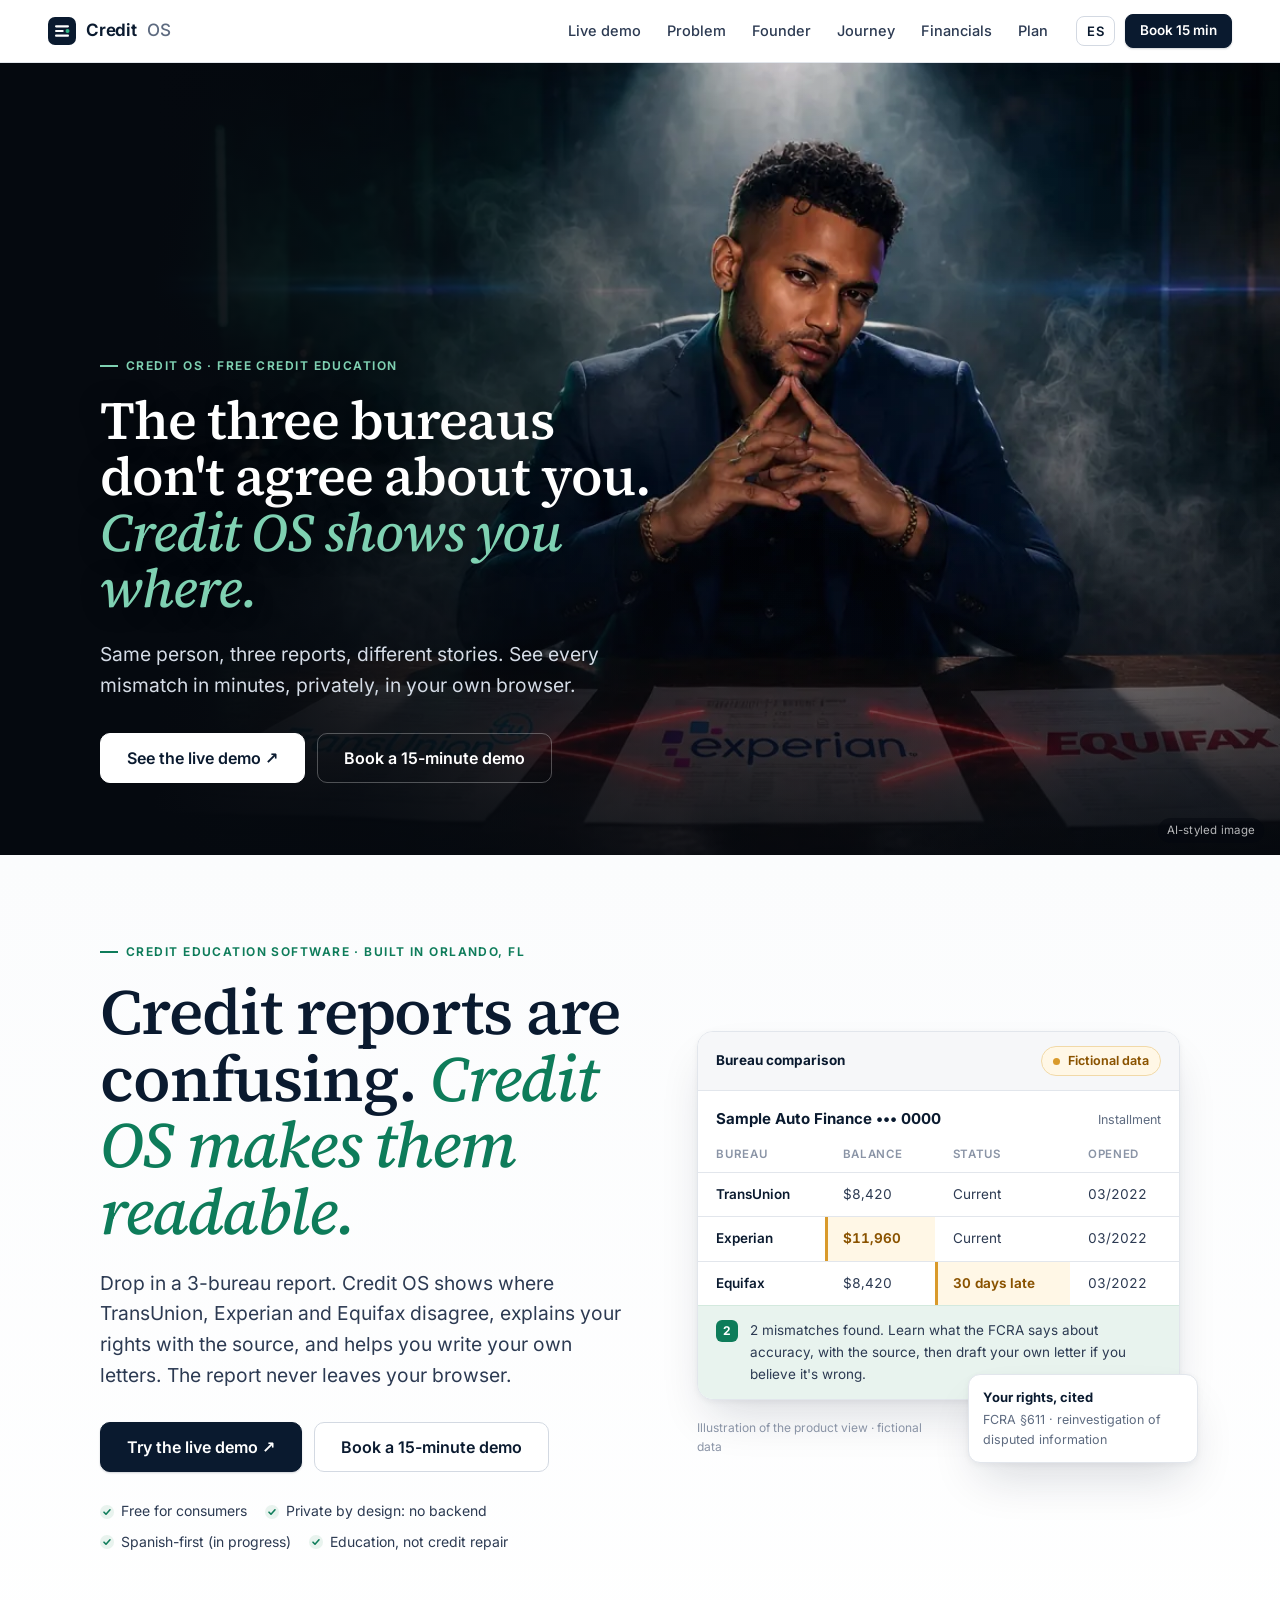
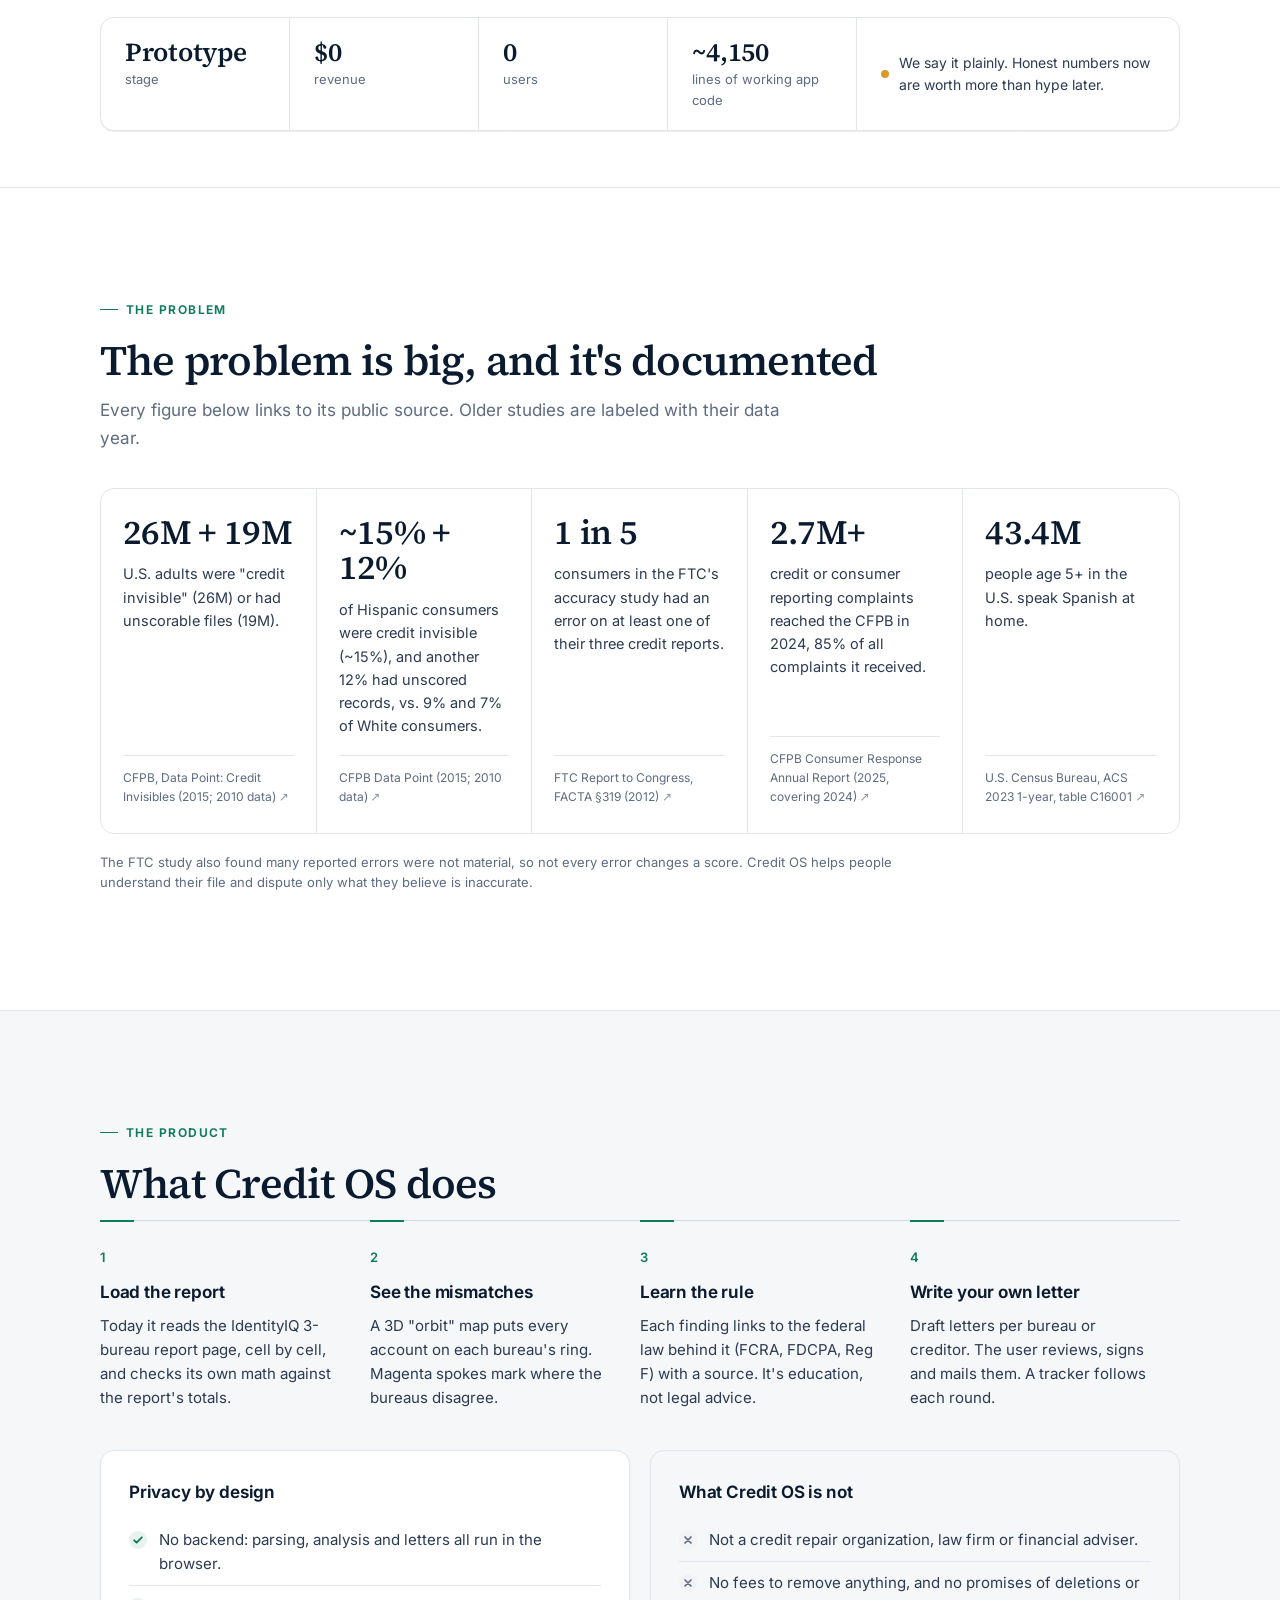
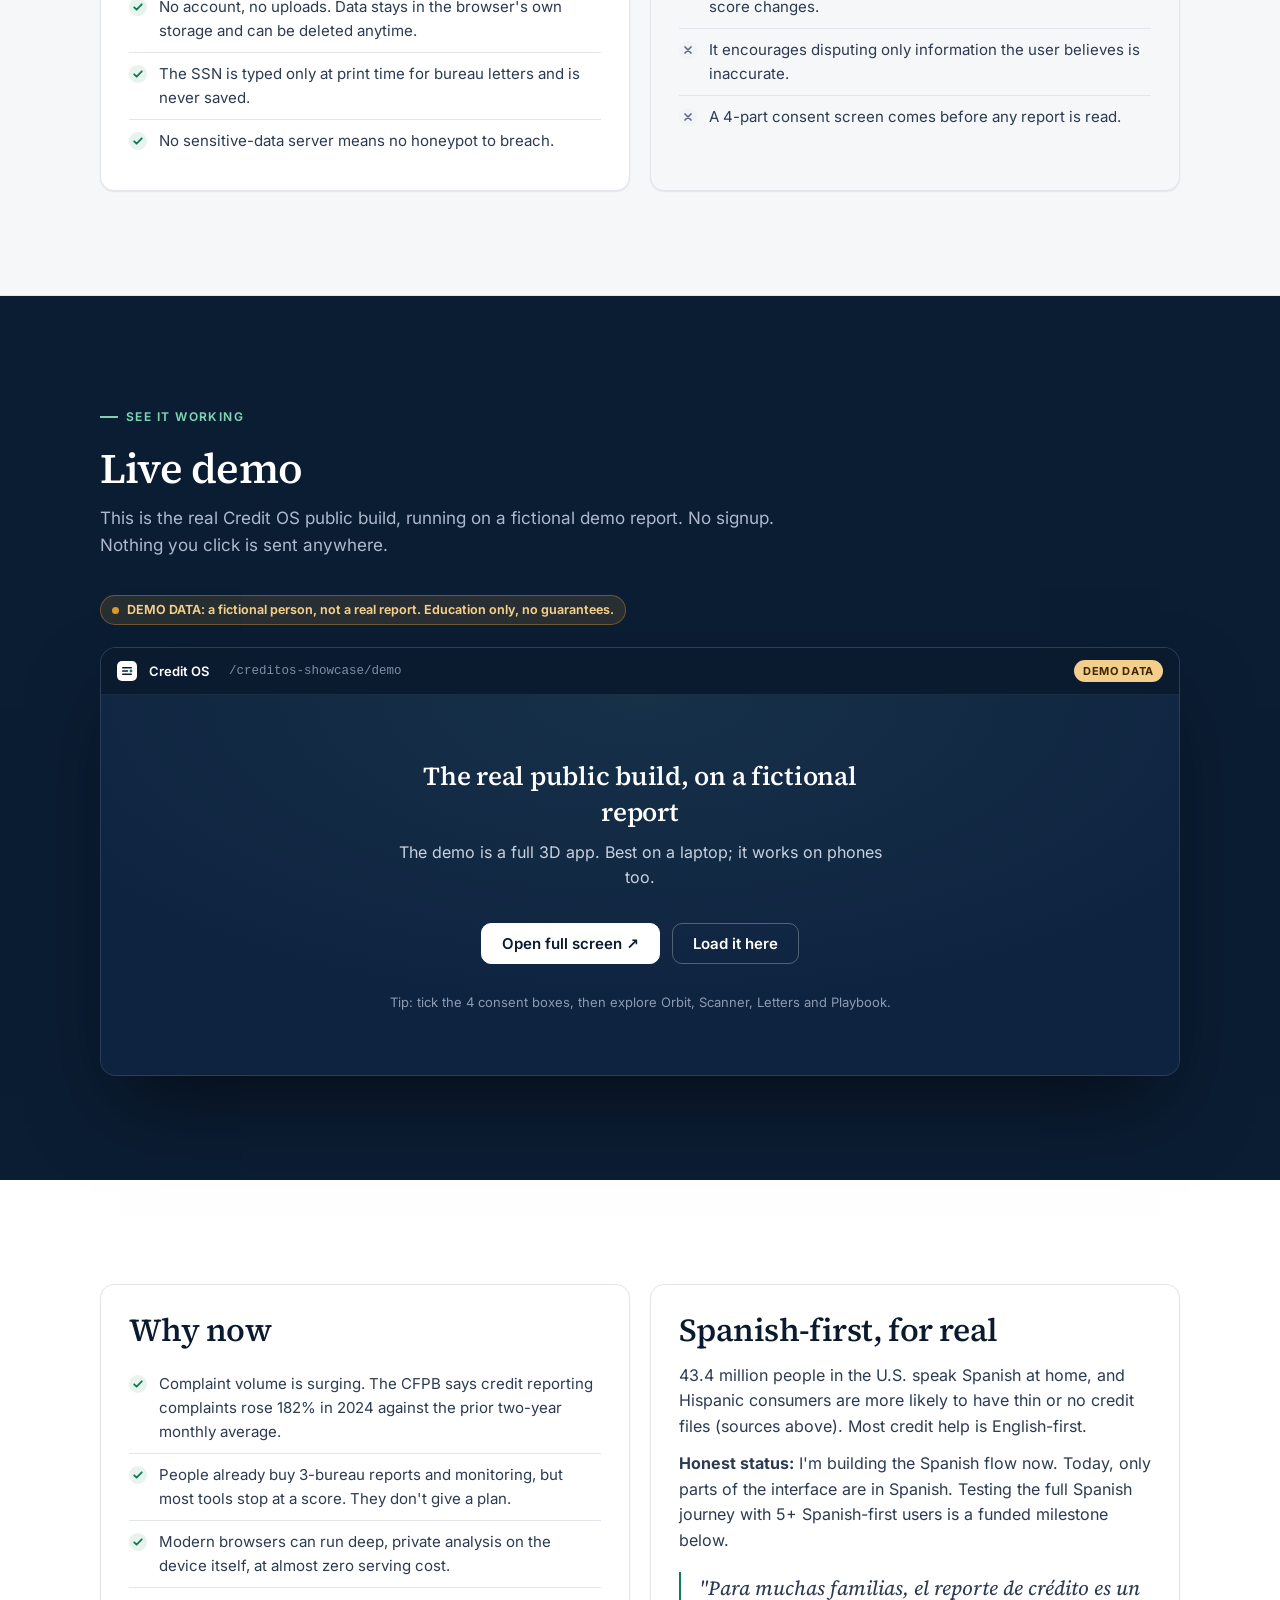
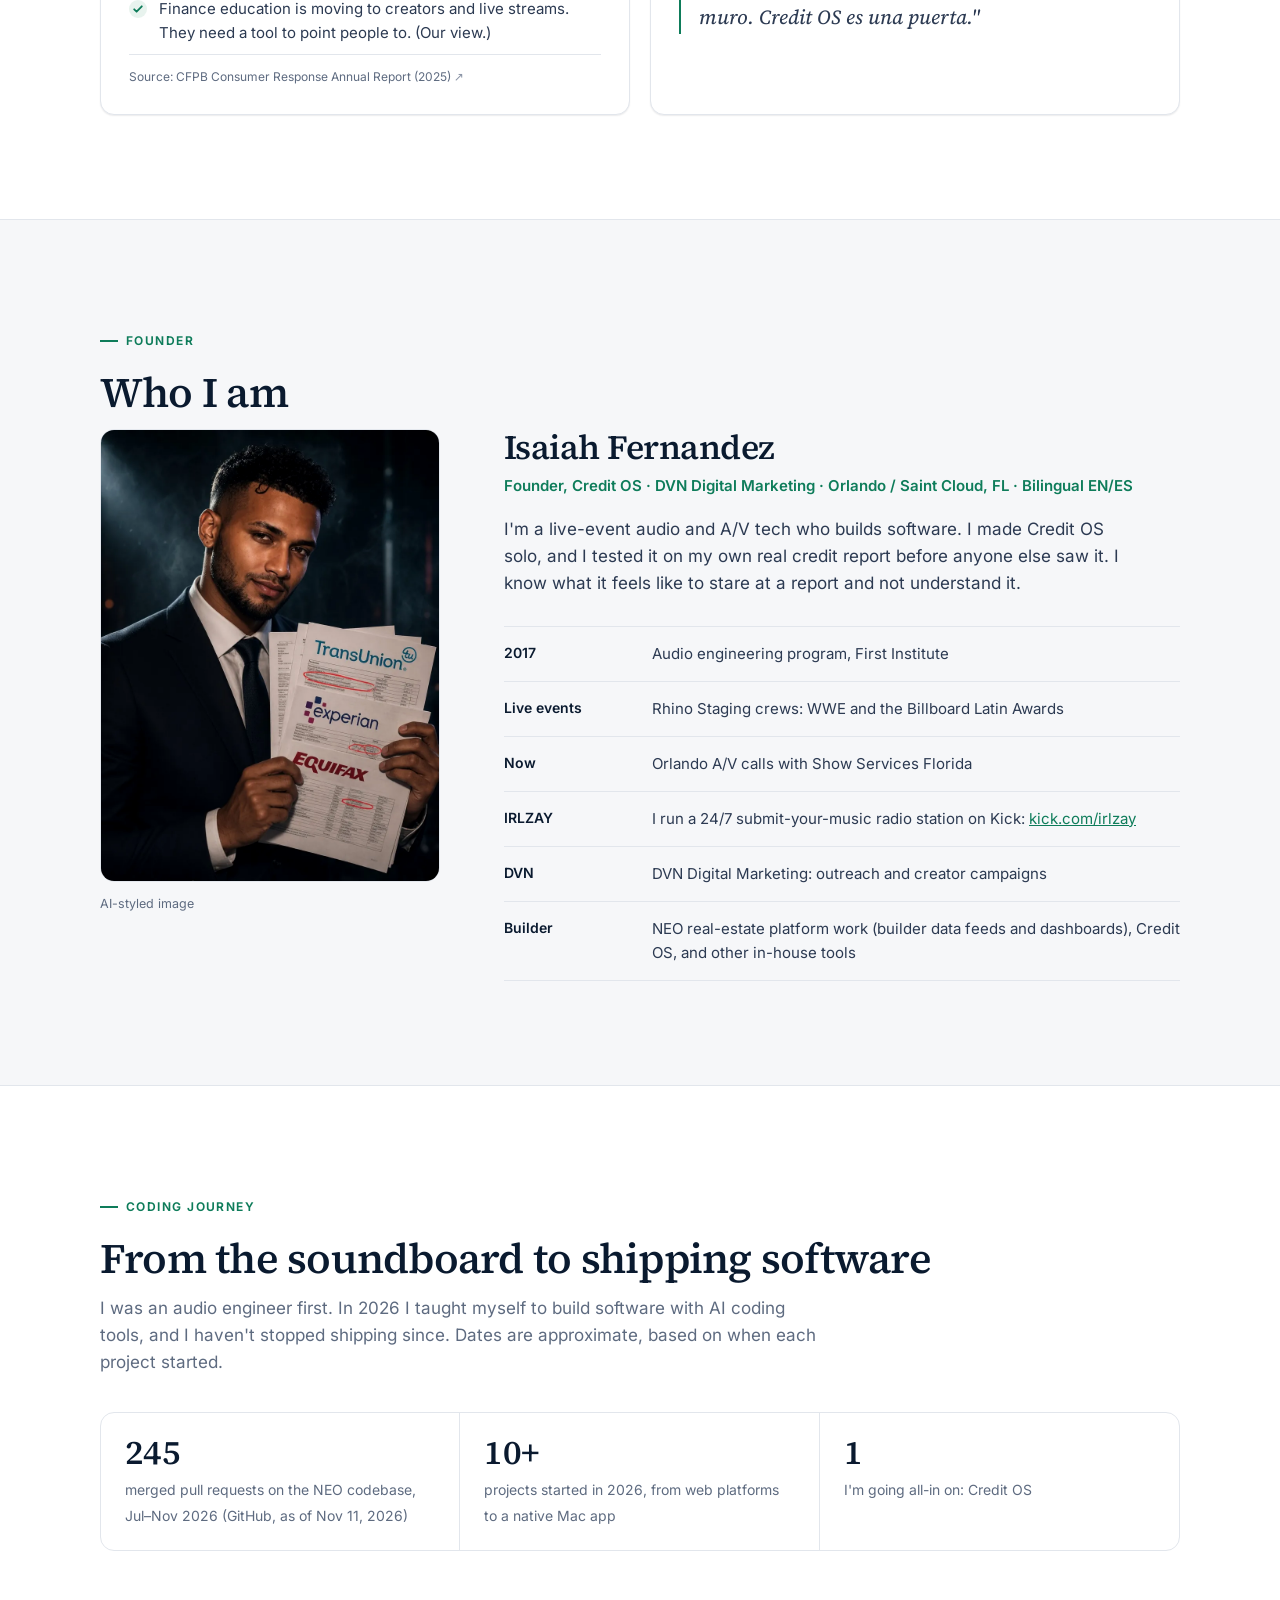
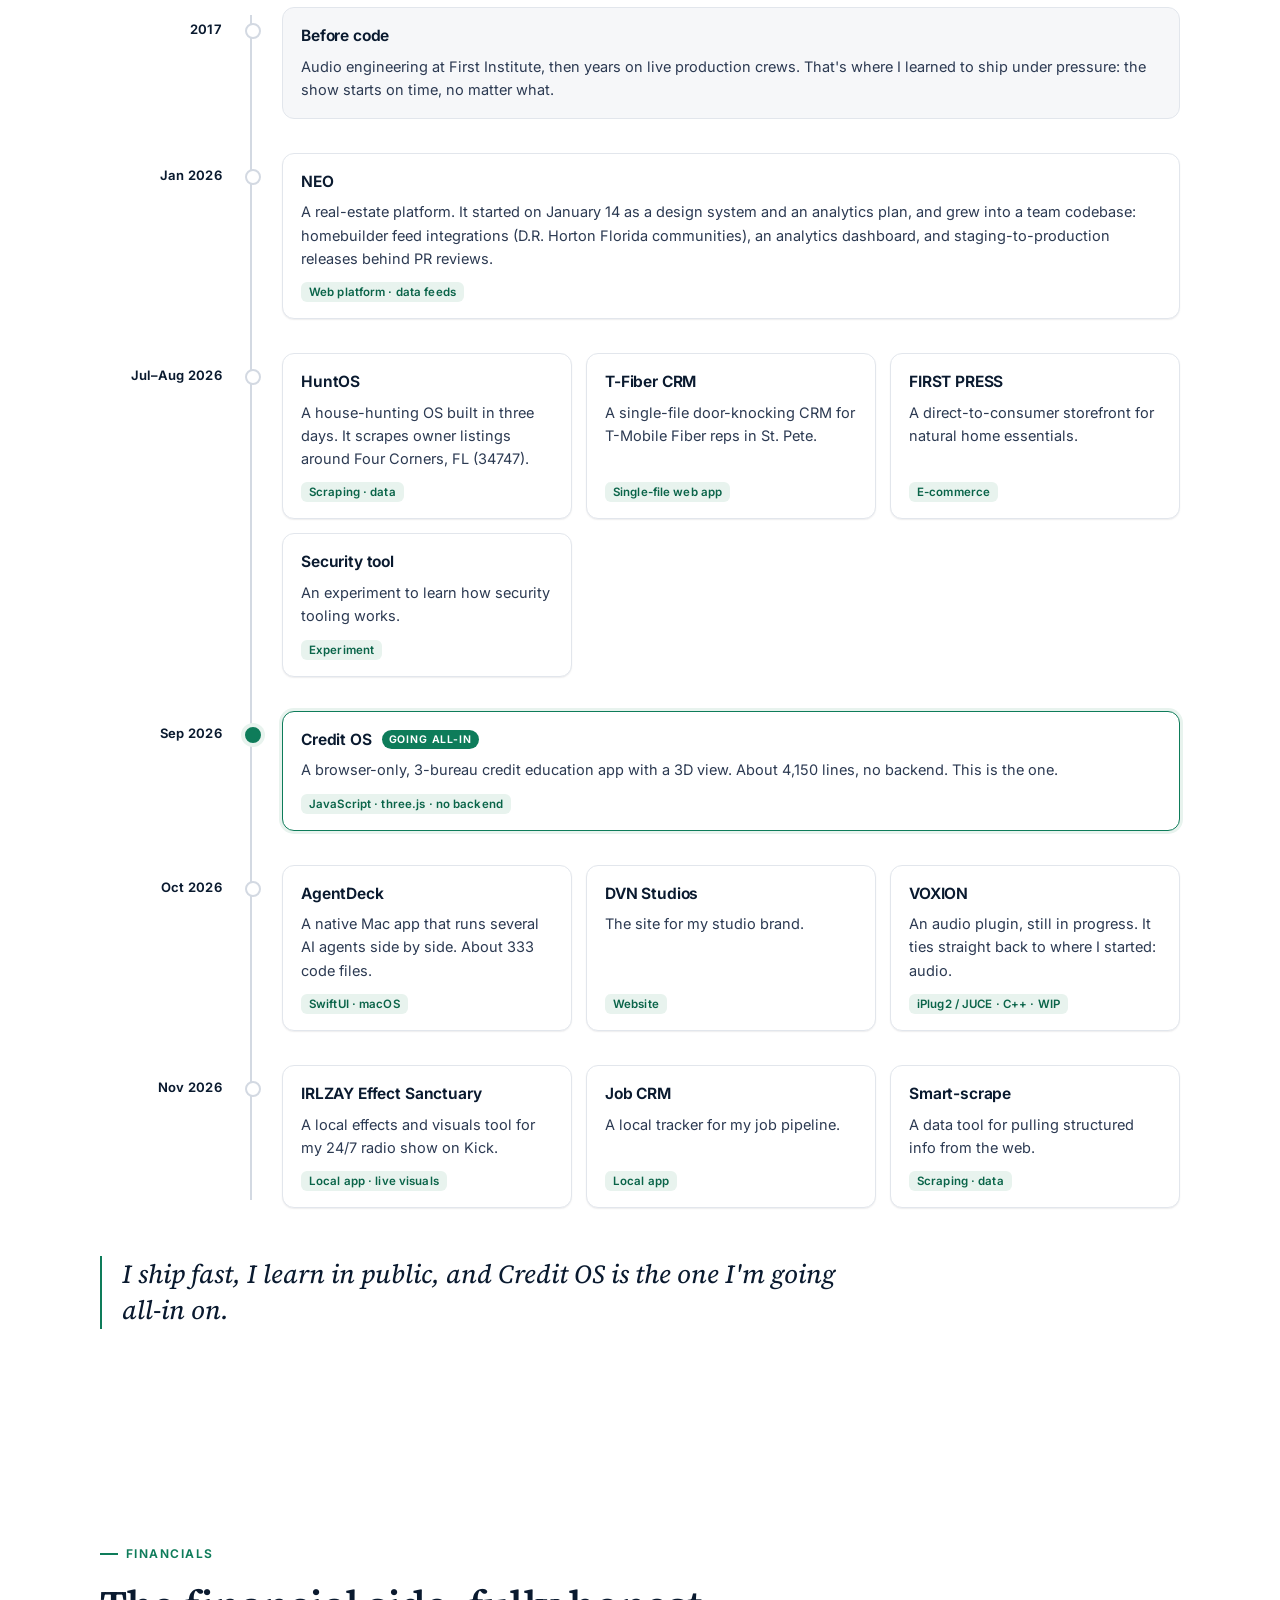
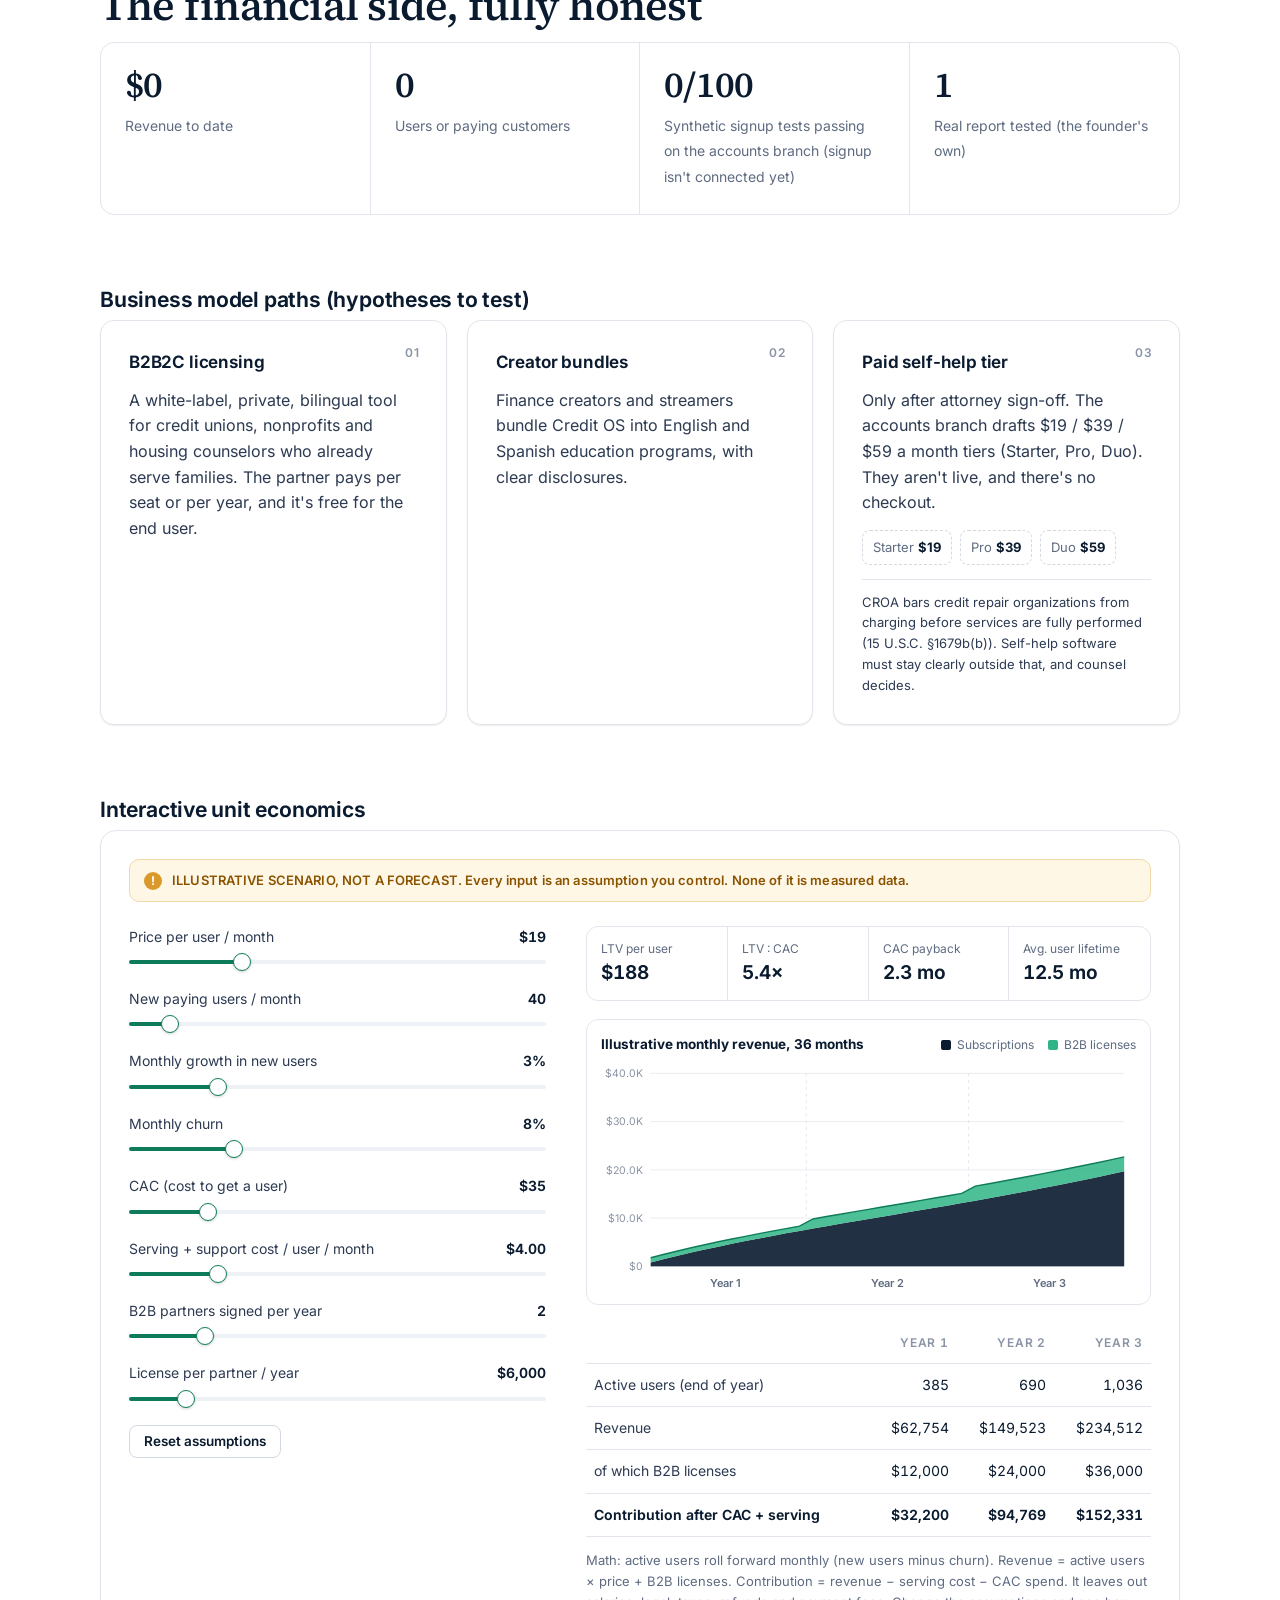
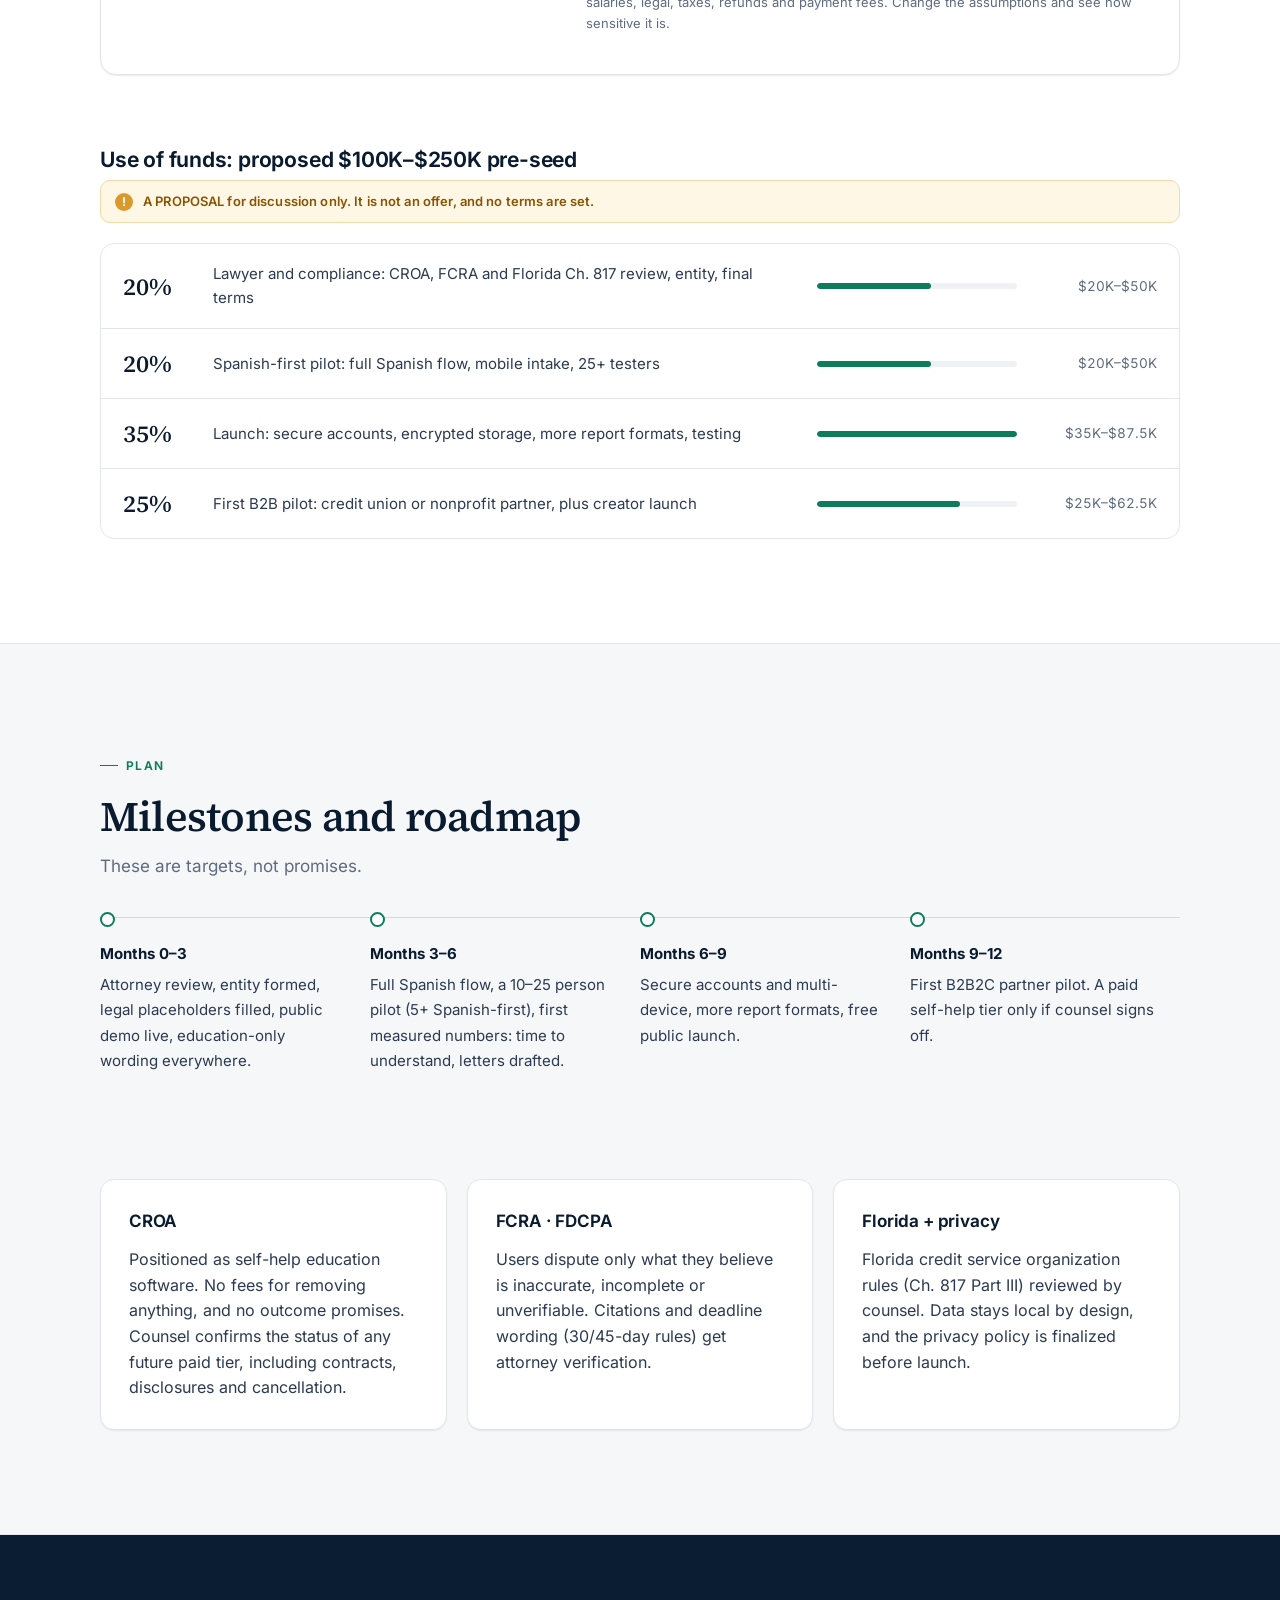
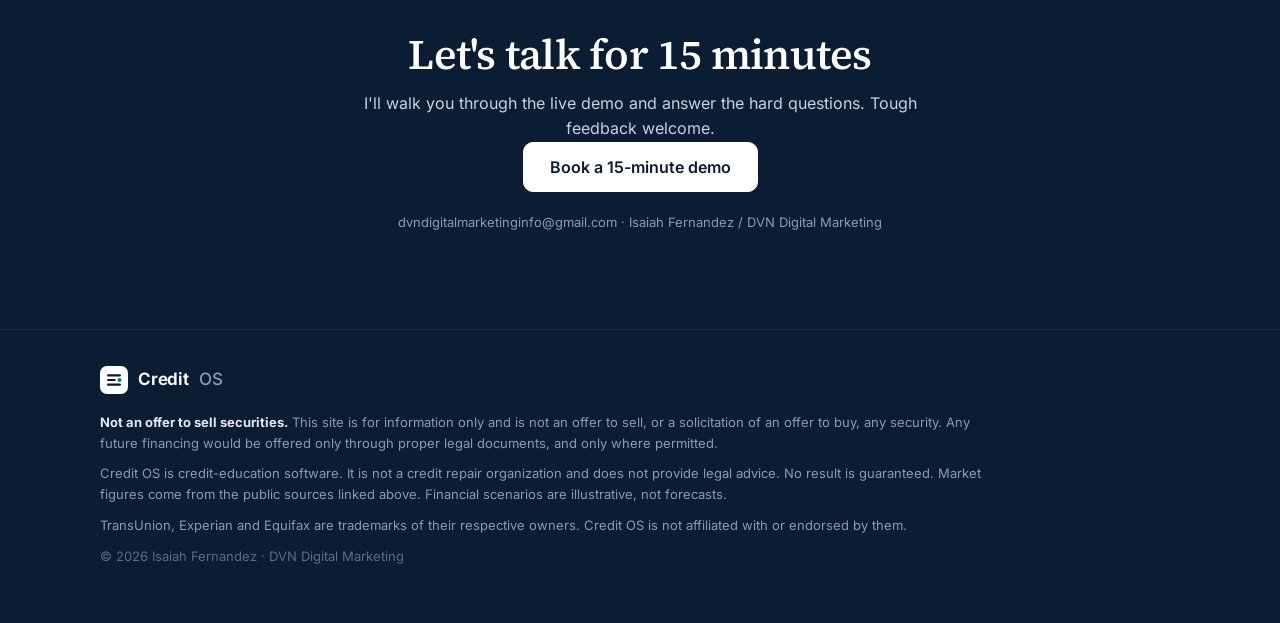
<file: index.html>
<!DOCTYPE html>
<html lang="en">
<head>
<meta charset="UTF-8">
<meta name="viewport" content="width=device-width, initial-scale=1">
<title>Credit OS · Investor overview · Isaiah Fernandez</title>
<meta name="description" content="Credit OS is free, private, bilingual-first credit-education software built in Orlando, FL. Live demo, founder story, and an honest look at the numbers.">
<meta property="og:title" content="Credit OS · Investor showcase">
<meta property="og:description" content="Free, private credit-education software. Live demo on fictional data. Honest stage: prototype, $0 revenue.">
<meta property="og:image" content="assets/img/og.jpg">
<link rel="icon" href="assets/img/mark.svg" type="image/svg+xml">
<link rel="preload" href="assets/fonts/inter.woff2" as="font" type="font/woff2" crossorigin>
<link rel="preload" href="assets/fonts/serif.woff2" as="font" type="font/woff2" crossorigin>
<meta name="theme-color" content="#0B1D33">
<link rel="stylesheet" href="assets/site.css">
</head>
<body>
<svg width="0" height="0" style="position:absolute" aria-hidden="true"><symbol id="mark" viewBox="0 0 32 32"><rect width="32" height="32" rx="8" fill="#0A1A2F"/><rect x="8" y="9.5" width="16" height="2.4" rx="1.2" fill="#fff"/><rect x="8" y="14.8" width="10" height="2.4" rx="1.2" fill="#fff"/><circle cx="22.3" cy="16" r="2.3" fill="#2FB585"/><rect x="8" y="20.1" width="16" height="2.4" rx="1.2" fill="#fff"/></symbol><symbol id="mark-w" viewBox="0 0 32 32"><rect width="32" height="32" rx="8" fill="#fff"/><rect x="8" y="9.5" width="16" height="2.4" rx="1.2" fill="#0A1A2F"/><rect x="8" y="14.8" width="10" height="2.4" rx="1.2" fill="#0A1A2F"/><circle cx="22.3" cy="16" r="2.3" fill="#0E7C5A"/><rect x="8" y="20.1" width="16" height="2.4" rx="1.2" fill="#0A1A2F"/></symbol></svg>
<header class="nav" id="top">
  <a class="logo" href="#top" aria-label="Credit OS home"><svg><use href="#mark"/></svg>Credit <span>OS</span></a>
  <nav class="links">
    <a href="#demo" data-i18n="nav.demo">Live demo</a>
    <a href="#problem" data-i18n="nav.problem">Problem</a>
    <a href="#founder" data-i18n="nav.founder">Founder</a>
    <a href="#journey" data-i18n="nav.journey">Journey</a>
    <a href="#financials" data-i18n="nav.fin">Financials</a>
    <a href="#plan" data-i18n="nav.plan">Plan</a>
  </nav>
  <div class="nav-r">
    <button class="lang" id="lang" type="button" aria-label="Cambiar a español">ES</button>
    <a class="btn sm primary" href="#contact" data-i18n="nav.cta">Book 15 min</a>
  </div>
</header>

<main>
<!-- CINEMATIC BANNER -->
<section class="cine" aria-labelledby="cine-h">
  <picture>
    <source type="image/webp" srcset="assets/img/cinematic-table-800.webp 800w, assets/img/cinematic-table-1280.webp 1280w" sizes="100vw">
    <img class="cine-img" src="assets/img/cinematic-table-1280.jpg" srcset="assets/img/cinematic-table-800.jpg 800w, assets/img/cinematic-table-1280.jpg 1280w" sizes="100vw" width="1280" height="720" alt="AI-styled image: Isaiah at a dark table with three credit bureau reports linked by red lines">
  </picture>
  <div class="cine-shade"></div>
  <div class="wrap cine-copy">
    <p class="eyebrow" data-i18n="cine.eb">Credit OS · free credit education</p>
    <h1 id="cine-h" data-i18n="cine.h">The three bureaus don't agree about you. <em>Credit OS shows you where.</em></h1>
    <p class="cine-lede" data-i18n="cine.p">Same person, three reports, different stories. See every mismatch in minutes, privately, in your own browser.</p>
    <div class="cta-row">
      <a class="btn light lg" href="demo/" target="_blank" rel="noopener" data-i18n="cine.try">See the live demo ↗</a>
      <a class="btn on-dark lg" href="#contact" data-i18n="hero.book">Book a 15-minute demo</a>
    </div>
  </div>
  <span class="cine-cap" data-i18n="cine.cap">AI-styled image</span>
</section>

<!-- HERO -->
<section class="hero">
 <div class="wrap">
  <div class="hero-grid">
    <div class="reveal">
      <p class="eyebrow" data-i18n="hero.eyebrow">Credit education software · Built in Orlando, FL</p>
      <h2 class="h1" data-i18n="hero.h1">Credit reports are confusing. <em>Credit OS makes them readable.</em></h2>
      <p class="lede" data-i18n="hero.lede">Drop in a 3-bureau report. Credit OS shows where TransUnion, Experian and Equifax disagree, explains your rights with the source, and helps you write your own letters. The report never leaves your browser.</p>
      <div class="cta-row">
        <a class="btn primary lg" href="demo/" target="_blank" rel="noopener" data-i18n="hero.try">Try the live demo ↗</a>
        <a class="btn lg" href="#contact" data-i18n="hero.book">Book a 15-minute demo</a>
      </div>
      <ul class="pills">
        <li data-i18n="pill.free">Free for consumers</li>
        <li data-i18n="pill.private">Private by design: no backend</li>
        <li data-i18n="pill.es">Spanish-first (in progress)</li>
        <li data-i18n="pill.edu">Education, not credit repair</li>
      </ul>
    </div>
    <figure class="mock reveal" aria-label="Illustration of the Credit OS bureau comparison, with fictional data">
      <div class="mock-card">
        <div class="mock-top"><b data-i18n="mk.title">Bureau comparison</b><span class="badge" data-i18n="mk.badge">Fictional data</span></div>
        <div class="mock-acct"><b data-i18n="mk.acct">Sample Auto Finance ••• 0000</b><span data-i18n="mk.type">Installment</span></div>
        <table>
          <thead><tr><th data-i18n="mk.th0">Bureau</th><th data-i18n="mk.th1">Balance</th><th data-i18n="mk.th2">Status</th><th data-i18n="mk.th3">Opened</th></tr></thead>
          <tbody>
            <tr><td>TransUnion</td><td>$8,420</td><td data-i18n="mk.cur">Current</td><td>03/2022</td></tr>
            <tr><td>Experian</td><td class="diff">$11,960</td><td data-i18n="mk.cur2">Current</td><td>03/2022</td></tr>
            <tr><td>Equifax</td><td>$8,420</td><td class="diff" data-i18n="mk.late">30 days late</td><td>03/2022</td></tr>
          </tbody>
        </table>
        <p class="mock-note"><i>2</i><span data-i18n="mk.note">2 mismatches found. Learn what the FCRA says about accuracy, with the source, then draft your own letter if you believe it's wrong.</span></p>
      </div>
      <div class="mock-float"><b data-i18n="mk.fb">Your rights, cited</b><span data-i18n="mk.fs">FCRA §611 · reinvestigation of disputed information</span></div>
      <figcaption data-i18n="hero.artcap">Illustration of the product view · fictional data</figcaption>
    </figure>
  </div>
  <div class="honest reveal">
    <div><b data-i18n="strip.p">Prototype</b><span data-i18n="strip.stage">stage</span></div>
    <div><b>$0</b><span data-i18n="strip.rev">revenue</span></div>
    <div><b>0</b><span data-i18n="strip.users">users</span></div>
    <div><b>~4,150</b><span data-i18n="strip.loc">lines of working app code</span></div>
    <p data-i18n="strip.note">We say it plainly. Honest numbers now are worth more than hype later.</p>
  </div>
 </div>
</section>

<!-- PROBLEM -->
<section id="problem" class="sec">
 <div class="wrap">
  <p class="eyebrow" data-i18n="eb.prob">The problem</p>
  <h2 data-i18n="prob.h">The problem is big, and it's documented</h2>
  <p class="sub" data-i18n="prob.sub">Every figure below links to its public source. Older studies are labeled with their data year.</p>
  <div class="stats">
    <article class="stat"><b>26M + 19M</b><p data-i18n="stat1">U.S. adults were "credit invisible" (26M) or had unscorable files (19M).</p><a href="https://www.consumerfinance.gov/archive/newsroom/cfpb-report-finds-26-million-consumers-are-credit-invisible/" target="_blank" rel="noopener">CFPB, Data Point: Credit Invisibles (2015; 2010 data)</a></article>
    <article class="stat"><b>~15% + 12%</b><p data-i18n="stat2">of Hispanic consumers were credit invisible (~15%), and another 12% had unscored records, vs. 9% and 7% of White consumers.</p><a href="https://files.consumerfinance.gov/f/documents/cfpb_data-point-credit-invisibles_2015-05.pdf" target="_blank" rel="noopener">CFPB Data Point (2015; 2010 data)</a></article>
    <article class="stat"><b>1 in 5</b><p data-i18n="stat3">consumers in the FTC's accuracy study had an error on at least one of their three credit reports.</p><a href="https://www.ftc.gov/sites/default/files/documents/reports/section-319-fair-and-accurate-credit-transactions-act-2003-fifth-interim-federal-trade-commission/130211factareport.pdf" target="_blank" rel="noopener">FTC Report to Congress, FACTA §319 (2012)</a></article>
    <article class="stat"><b>2.7M+</b><p data-i18n="stat4">credit or consumer reporting complaints reached the CFPB in 2024, 85% of all complaints it received.</p><a href="https://files.consumerfinance.gov/f/documents/cfpb_cr-annual-report_2025-05.pdf" target="_blank" rel="noopener">CFPB Consumer Response Annual Report (2025, covering 2024)</a></article>
    <article class="stat"><b>43.4M</b><p data-i18n="stat5">people age 5+ in the U.S. speak Spanish at home.</p><a href="https://data.census.gov/table/ACSDT1Y2023.C16001" target="_blank" rel="noopener">U.S. Census Bureau, ACS 2023 1-year, table C16001</a></article>
  </div>
  <p class="fine note" data-i18n="prob.fine">The FTC study also found many reported errors were not material, so not every error changes a score. Credit OS helps people understand their file and dispute only what they believe is inaccurate.</p>
 </div>
</section>

<!-- PRODUCT -->
<section id="product" class="sec alt">
 <div class="wrap">
  <p class="eyebrow" data-i18n="eb.prod">The product</p>
  <h2 data-i18n="prod.h">What Credit OS does</h2>
  <div class="steps">
    <div class="step"><i>1</i><h3 data-i18n="s1.h">Load the report</h3><p data-i18n="s1.p">Today it reads the IdentityIQ 3-bureau report page, cell by cell, and checks its own math against the report's totals.</p></div>
    <div class="step"><i>2</i><h3 data-i18n="s2.h">See the mismatches</h3><p data-i18n="s2.p">A 3D "orbit" map puts every account on each bureau's ring. Magenta spokes mark where the bureaus disagree.</p></div>
    <div class="step"><i>3</i><h3 data-i18n="s3.h">Learn the rule</h3><p data-i18n="s3.p">Each finding links to the federal law behind it (FCRA, FDCPA, Reg F) with a source. It's education, not legal advice.</p></div>
    <div class="step"><i>4</i><h3 data-i18n="s4.h">Write your own letter</h3><p data-i18n="s4.p">Draft letters per bureau or creditor. The user reviews, signs and mails them. A tracker follows each round.</p></div>
  </div>
  <div class="two">
    <div class="card">
      <h3 data-i18n="priv.h">Privacy by design</h3>
      <ul class="check">
        <li data-i18n="priv.1">No backend: parsing, analysis and letters all run in the browser.</li>
        <li data-i18n="priv.2">No account, no uploads. Data stays in the browser's own storage and can be deleted anytime.</li>
        <li data-i18n="priv.3">The SSN is typed only at print time for bureau letters and is never saved.</li>
        <li data-i18n="priv.4">No sensitive-data server means no honeypot to breach.</li>
      </ul>
    </div>
    <div class="card muted">
      <h3 data-i18n="not.h">What Credit OS is not</h3>
      <ul class="x">
        <li data-i18n="not.1">Not a credit repair organization, law firm or financial adviser.</li>
        <li data-i18n="not.2">No fees to remove anything, and no promises of deletions or score changes.</li>
        <li data-i18n="not.3">It encourages disputing only information the user believes is inaccurate.</li>
        <li data-i18n="not.4">A 4-part consent screen comes before any report is read.</li>
      </ul>
    </div>
  </div>
 </div>
</section>

<!-- DEMO -->
<section id="demo" class="sec demo">
 <div class="wrap">
  <p class="eyebrow" data-i18n="eb.demo">See it working</p>
  <h2 data-i18n="demo.h">Live demo</h2>
  <p class="sub" data-i18n="demo.sub">This is the real Credit OS public build, running on a fictional demo report. No signup. Nothing you click is sent anywhere.</p>
  <div class="badge" data-i18n="demo.label">DEMO DATA: a fictional person, not a real report. Education only, no guarantees.</div>
  <div class="frame">
    <div class="frame-bar"><svg><use href="#mark-w"/></svg><b>Credit OS</b><span class="url">/creditos-showcase/demo</span><span class="demo-pill" data-i18n="demo.pill">Demo data</span></div>
    <div class="demo-box" id="demo-box">
      <div class="demo-poster">
        <h3 data-i18n="demo.ph">The real public build, on a fictional report</h3>
        <p data-i18n="demo.poster">The demo is a full 3D app. Best on a laptop; it works on phones too.</p>
        <div class="cta-row center">
          <a class="btn light" href="demo/" target="_blank" rel="noopener" data-i18n="demo.open">Open full screen ↗</a>
          <button class="btn on-dark" id="load-demo" type="button" data-i18n="demo.load">Load it here</button>
        </div>
        <p class="fine" data-i18n="demo.tip">Tip: tick the 4 consent boxes, then explore Orbit, Scanner, Letters and Playbook.</p>
      </div>
    </div>
  </div>
 </section>

<!-- WHY NOW + SPANISH -->
<section class="sec">
 <div class="wrap">
  <div class="two">
    <div class="card">
      <h2 data-i18n="why.h">Why now</h2>
      <ul class="check">
        <li data-i18n="why.1">Complaint volume is surging. The CFPB says credit reporting complaints rose 182% in 2024 against the prior two-year monthly average.</li>
        <li data-i18n="why.2">People already buy 3-bureau reports and monitoring, but most tools stop at a score. They don't give a plan.</li>
        <li data-i18n="why.3">Modern browsers can run deep, private analysis on the device itself, at almost zero serving cost.</li>
        <li data-i18n="why.4">Finance education is moving to creators and live streams. They need a tool to point people to. (Our view.)</li>
      </ul>
      <a class="src" href="https://files.consumerfinance.gov/f/documents/cfpb_cr-annual-report_2025-05.pdf" target="_blank" rel="noopener">Source: CFPB Consumer Response Annual Report (2025)</a>
    </div>
    <div class="card">
      <h2 data-i18n="esp.h">Spanish-first, for real</h2>
      <p data-i18n="esp.p1">43.4 million people in the U.S. speak Spanish at home, and Hispanic consumers are more likely to have thin or no credit files (sources above). Most credit help is English-first.</p>
      <p data-i18n="esp.p2"><b>Honest status:</b> I'm building the Spanish flow now. Today, only parts of the interface are in Spanish. Testing the full Spanish journey with 5+ Spanish-first users is a funded milestone below.</p>
      <p class="quote" data-i18n="esp.q">"Para muchas familias, el reporte de crédito es un muro. Credit OS es una puerta."</p>
    </div>
  </div>
 </div>
</section>

<!-- FOUNDER -->
<section id="founder" class="sec alt">
 <div class="wrap">
  <p class="eyebrow" data-i18n="eb.f">Founder</p>
  <h2 data-i18n="f.h">Who I am</h2>
  <div class="founder">
    <figure class="photo">
      <picture><source srcset="assets/img/founder-poster.webp" type="image/webp"><img src="assets/img/founder-poster.jpg" alt="AI-styled image of Isaiah Fernandez in a dark suit holding three credit bureau reports" width="864" height="1152" loading="lazy"></picture>
      <figcaption data-i18n="f.cap">AI-styled image</figcaption>
    </figure>
    <div>
      <h3>Isaiah Fernandez</h3>
      <p class="role" data-i18n="f.role">Founder, Credit OS · DVN Digital Marketing · Orlando / Saint Cloud, FL · Bilingual EN/ES</p>
      <p class="bio" data-i18n="f.p1">I'm a live-event audio and A/V tech who builds software. I made Credit OS solo, and I tested it on my own real credit report before anyone else saw it. I know what it feels like to stare at a report and not understand it.</p>
      <ul class="timeline">
        <li><b>2017</b><span data-i18n="t1">Audio engineering program, First Institute</span></li>
        <li><b data-i18n="t2y">Live events</b><span data-i18n="t2">Rhino Staging crews: WWE and the Billboard Latin Awards</span></li>
        <li><b data-i18n="t3y">Now</b><span data-i18n="t3">Orlando A/V calls with Show Services Florida</span></li>
        <li><b>IRLZAY</b><span data-i18n="t4">I run a 24/7 submit-your-music radio station on Kick: <a href="https://kick.com/irlzay" target="_blank" rel="noopener">kick.com/irlzay</a></span></li>
        <li><b>DVN</b><span data-i18n="t5">DVN Digital Marketing: outreach and creator campaigns</span></li>
        <li><b data-i18n="t6y">Builder</b><span data-i18n="t6">NEO real-estate platform work (builder data feeds and dashboards), Credit OS, and other in-house tools</span></li>
      </ul>
    </div>
  </div>
 </div>
</section>

<!-- JOURNEY -->
<section id="journey" class="sec">
 <div class="wrap">
  <p class="eyebrow" data-i18n="eb.j">Coding journey</p>
  <h2 data-i18n="j.h">From the soundboard to shipping software</h2>
  <p class="sub" data-i18n="j.sub">I was an audio engineer first. In 2026 I taught myself to build software with AI coding tools, and I haven't stopped shipping since. Dates are approximate, based on when each project started.</p>
  <div class="jstats">
    <div><b>245</b><span data-i18n="js1">merged pull requests on the NEO codebase, Jul–Nov 2026 (GitHub, as of Nov 11, 2026)</span></div>
    <div><b>10+</b><span data-i18n="js2">projects started in 2026, from web platforms to a native Mac app</span></div>
    <div><b>1</b><span data-i18n="js3">I'm going all-in on: Credit OS</span></div>
  </div>
  <ol class="journey">
   <li class=""><div class="when" data-i18n="j0d">2017</div><div class="what"><article class="pcard plain"><h4 data-i18n="j0h">Before code</h4><p data-i18n="j0">Audio engineering at First Institute, then years on live production crews. That's where I learned to ship under pressure: the show starts on time, no matter what.</p></article></div></li><li class=""><div class="when" data-i18n="j1d">Jan 2026</div><div class="what"><article class="pcard"><h4>NEO</h4><p data-i18n="j1p">A real-estate platform. It started on January 14 as a design system and an analytics plan, and grew into a team codebase: homebuilder feed integrations (D.R. Horton Florida communities), an analytics dashboard, and staging-to-production releases behind PR reviews.</p><span class="stack">Web platform · data feeds</span></article></div></li><li class=""><div class="when" data-i18n="j2d">Jul–Aug 2026</div><div class="what"><div class="pgrid"><article class="pcard"><h4>HuntOS</h4><p data-i18n="j2a">A house-hunting OS built in three days. It scrapes owner listings around Four Corners, FL (34747).</p><span class="stack">Scraping · data</span></article><article class="pcard"><h4>T-Fiber CRM</h4><p data-i18n="j2b">A single-file door-knocking CRM for T-Mobile Fiber reps in St. Pete.</p><span class="stack">Single-file web app</span></article><article class="pcard"><h4>FIRST PRESS</h4><p data-i18n="j2c">A direct-to-consumer storefront for natural home essentials.</p><span class="stack">E-commerce</span></article><article class="pcard"><h4>Security tool</h4><p data-i18n="j2e">An experiment to learn how security tooling works.</p><span class="stack">Experiment</span></article></div></div></li><li class="now"><div class="when" data-i18n="j3d">Sep 2026</div><div class="what"><article class="pcard star"><h4>Credit OS</h4><p data-i18n="j3p">A browser-only, 3-bureau credit education app with a 3D view. About 4,150 lines, no backend. This is the one.</p><span class="stack">JavaScript · three.js · no backend</span></article></div></li><li class=""><div class="when" data-i18n="j4d">Oct 2026</div><div class="what"><div class="pgrid"><article class="pcard"><h4>AgentDeck</h4><p data-i18n="j4a">A native Mac app that runs several AI agents side by side. About 333 code files.</p><span class="stack">SwiftUI · macOS</span></article><article class="pcard"><h4>DVN Studios</h4><p data-i18n="j4b">The site for my studio brand.</p><span class="stack">Website</span></article><article class="pcard"><h4>VOXION</h4><p data-i18n="j4c">An audio plugin, still in progress. It ties straight back to where I started: audio.</p><span class="stack">iPlug2 / JUCE · C++ · WIP</span></article></div></div></li><li class=""><div class="when" data-i18n="j5d">Nov 2026</div><div class="what"><div class="pgrid"><article class="pcard"><h4>IRLZAY Effect Sanctuary</h4><p data-i18n="j5a">A local effects and visuals tool for my 24/7 radio show on Kick.</p><span class="stack">Local app · live visuals</span></article><article class="pcard"><h4>Job CRM</h4><p data-i18n="j5b">A local tracker for my job pipeline.</p><span class="stack">Local app</span></article><article class="pcard"><h4>Smart-scrape</h4><p data-i18n="j5c">A data tool for pulling structured info from the web.</p><span class="stack">Scraping · data</span></article></div></div></li>
  </ol>
  <p class="takeaway" data-i18n="j.take">I ship fast, I learn in public, and Credit OS is the one I'm going all-in on.</p>
 </div>
</section>

<!-- FINANCIALS -->
<section id="financials" class="sec">
 <div class="wrap">
  <p class="eyebrow" data-i18n="eb.fin">Financials</p>
  <h2 data-i18n="fin.h">The financial side, fully honest</h2>
  <div class="kpis">
    <div class="kpi"><b>$0</b><span data-i18n="k1">Revenue to date</span></div>
    <div class="kpi"><b>0</b><span data-i18n="k2">Users or paying customers</span></div>
    <div class="kpi"><b>0/100</b><span data-i18n="k3">Synthetic signup tests passing on the accounts branch (signup isn't connected yet)</span></div>
    <div class="kpi"><b>1</b><span data-i18n="k4">Real report tested (the founder's own)</span></div>
  </div>

  <h3 class="h3" data-i18n="bm.h">Business model paths (hypotheses to test)</h3>
  <div class="three">
    <div class="card"><span class="tag">01</span><h4 data-i18n="bm1.h">B2B2C licensing</h4><p data-i18n="bm1.p">A white-label, private, bilingual tool for credit unions, nonprofits and housing counselors who already serve families. The partner pays per seat or per year, and it's free for the end user.</p></div>
    <div class="card"><span class="tag">02</span><h4 data-i18n="bm2.h">Creator bundles</h4><p data-i18n="bm2.p">Finance creators and streamers bundle Credit OS into English and Spanish education programs, with clear disclosures.</p></div>
    <div class="card"><span class="tag">03</span><h4 data-i18n="bm3.h">Paid self-help tier</h4><p data-i18n="bm3.p">Only after attorney sign-off. The accounts branch drafts $19 / $39 / $59 a month tiers (Starter, Pro, Duo). They aren't live, and there's no checkout.</p>
      <div class="tiers"><span>Starter <b>$19</b></span><span>Pro <b>$39</b></span><span>Duo <b>$59</b></span></div>
      <p class="fine" data-i18n="bm3.f">CROA bars credit repair organizations from charging before services are fully performed (15 U.S.C. §1679b(b)). Self-help software must stay clearly outside that, and counsel decides.</p></div>
  </div>

  <h3 class="h3" data-i18n="m.h">Interactive unit economics</h3>
  <div class="model">
    <div class="disclaimer" data-i18n="m.disc">ILLUSTRATIVE SCENARIO, NOT A FORECAST. Every input is an assumption you control. None of it is measured data.</div>
    <div class="model-grid">
      <div class="inputs">
        <label><span data-i18n="in.price">Price per user / month</span><output id="o-price"></output><input type="range" id="price" min="5" max="59" step="1" value="19"></label>
        <label><span data-i18n="in.new">New paying users / month</span><output id="o-new"></output><input type="range" id="newu" min="0" max="500" step="5" value="40"></label>
        <label><span data-i18n="in.growth">Monthly growth in new users</span><output id="o-growth"></output><input type="range" id="growth" min="0" max="15" step="0.5" value="3"></label>
        <label><span data-i18n="in.churn">Monthly churn</span><output id="o-churn"></output><input type="range" id="churn" min="1" max="30" step="0.5" value="8"></label>
        <label><span data-i18n="in.cac">CAC (cost to get a user)</span><output id="o-cac"></output><input type="range" id="cac" min="0" max="200" step="5" value="35"></label>
        <label><span data-i18n="in.cost">Serving + support cost / user / month</span><output id="o-cost"></output><input type="range" id="cost" min="0" max="20" step="0.5" value="4"></label>
        <label><span data-i18n="in.b2b">B2B partners signed per year</span><output id="o-b2b"></output><input type="range" id="b2b" min="0" max="12" step="1" value="2"></label>
        <label><span data-i18n="in.lic">License per partner / year</span><output id="o-lic"></output><input type="range" id="lic" min="0" max="50000" step="1000" value="6000"></label>
        <button class="btn sm" id="reset" type="button" data-i18n="in.reset">Reset assumptions</button>
      </div>
      <div class="outputs">
        <div class="unit">
          <div><span data-i18n="out.ltv">LTV per user</span><b id="ltv"></b></div>
          <div><span data-i18n="out.ratio">LTV : CAC</span><b id="ratio"></b></div>
          <div><span data-i18n="out.payback">CAC payback</span><b id="payback"></b></div>
          <div><span data-i18n="out.life">Avg. user lifetime</span><b id="life"></b></div>
        </div>
        <div class="chart-wrap" id="chart-wrap">
          <div class="chart-head"><b data-i18n="ch.t">Illustrative monthly revenue, 36 months</b><div class="legend"><span><i style="background:#0A1A2F"></i><span data-i18n="ch.l1">Subscriptions</span></span><span><i style="background:#2FB585"></i><span data-i18n="ch.l2">B2B licenses</span></span></div></div>
          <svg id="chart" viewBox="0 0 560 250" role="img" aria-label="Illustrative 3-year revenue scenario"></svg>
          <div class="tip" id="tip"></div>
        </div>
        <table class="yrs"><thead><tr><th></th><th data-i18n="y1">Year 1</th><th data-i18n="y2">Year 2</th><th data-i18n="y3">Year 3</th></tr></thead><tbody id="ytable"></tbody></table>
        <p class="fine" data-i18n="m.fine">Math: active users roll forward monthly (new users minus churn). Revenue = active users × price + B2B licenses. Contribution = revenue − serving cost − CAC spend. It leaves out salaries, legal, taxes, refunds and payment fees. Change the assumptions and see how sensitive it is.</p>
      </div>
    </div>
  </div>

  <h3 class="h3" data-i18n="uf.h">Use of funds: proposed $100K–$250K pre-seed</h3>
  <p class="disclaimer soft" data-i18n="uf.disc">A PROPOSAL for discussion only. It is not an offer, and no terms are set.</p>
  <div class="funds">
    <div class="fund"><b>20%</b><span data-i18n="uf1">Lawyer and compliance: CROA, FCRA and Florida Ch. 817 review, entity, final terms</span><div class="bar" style="--w:20%"></div><em>$20K–$50K</em></div>
    <div class="fund"><b>20%</b><span data-i18n="uf2">Spanish-first pilot: full Spanish flow, mobile intake, 25+ testers</span><div class="bar" style="--w:20%"></div><em>$20K–$50K</em></div>
    <div class="fund"><b>35%</b><span data-i18n="uf3">Launch: secure accounts, encrypted storage, more report formats, testing</span><div class="bar" style="--w:35%"></div><em>$35K–$87.5K</em></div>
    <div class="fund"><b>25%</b><span data-i18n="uf4">First B2B pilot: credit union or nonprofit partner, plus creator launch</span><div class="bar" style="--w:25%"></div><em>$25K–$62.5K</em></div>
  </div>
 </div>
</section>

<!-- PLAN -->
<section id="plan" class="sec alt">
 <div class="wrap">
  <p class="eyebrow" data-i18n="eb.plan">Plan</p>
  <h2 data-i18n="plan.h">Milestones and roadmap</h2>
  <p class="sub" data-i18n="plan.sub">These are targets, not promises.</p>
  <ol class="road">
    <li><b data-i18n="r1.t">Months 0–3</b><span data-i18n="r1">Attorney review, entity formed, legal placeholders filled, public demo live, education-only wording everywhere.</span></li>
    <li><b data-i18n="r2.t">Months 3–6</b><span data-i18n="r2">Full Spanish flow, a 10–25 person pilot (5+ Spanish-first), first measured numbers: time to understand, letters drafted.</span></li>
    <li><b data-i18n="r3.t">Months 6–9</b><span data-i18n="r3">Secure accounts and multi-device, more report formats, free public launch.</span></li>
    <li><b data-i18n="r4.t">Months 9–12</b><span data-i18n="r4">First B2B2C partner pilot. A paid self-help tier only if counsel signs off.</span></li>
  </ol>

  <h3 class="h3" data-i18n="c.h">Compliance plan</h3>
  <div class="three">
    <div class="card"><h4>CROA</h4><p data-i18n="c1">Positioned as self-help education software. No fees for removing anything, and no outcome promises. Counsel confirms the status of any future paid tier, including contracts, disclosures and cancellation.</p></div>
    <div class="card"><h4>FCRA · FDCPA</h4><p data-i18n="c2">Users dispute only what they believe is inaccurate, incomplete or unverifiable. Citations and deadline wording (30/45-day rules) get attorney verification.</p></div>
    <div class="card"><h4 data-i18n="c3h">Florida + privacy</h4><p data-i18n="c3">Florida credit service organization rules (Ch. 817 Part III) reviewed by counsel. Data stays local by design, and the privacy policy is finalized before launch.</p></div>
  </div>
 </div>
</section>

<!-- CTA -->
<section id="contact" class="cta">
 <div class="wrap">
  <h2 data-i18n="cta.h">Let's talk for 15 minutes</h2>
  <p data-i18n="cta.p">I'll walk you through the live demo and answer the hard questions. Tough feedback welcome.</p>
  <a class="btn light lg" id="mailto" href="mailto:dvndigitalmarketinginfo@gmail.com?subject=15-minute%20Credit%20OS%20demo&body=Hi%20Isaiah%2C%0A%0AI'd%20like%20a%2015-minute%20Credit%20OS%20demo.%20A%20few%20times%20that%20work%20for%20me%3A%0A%0A" data-i18n="cta.btn">Book a 15-minute demo</a>
  <p class="fine">dvndigitalmarketinginfo@gmail.com · Isaiah Fernandez / DVN Digital Marketing</p>
 </div>
</section>
</main>

<footer class="foot"><div class="wrap">
  <a class="logo" href="#top"><svg><use href="#mark-w"/></svg>Credit <span>OS</span></a>
  <p data-i18n="foot.1"><b>Not an offer to sell securities.</b> This site is for information only and is not an offer to sell, or a solicitation of an offer to buy, any security. Any future financing would be offered only through proper legal documents, and only where permitted.</p>
  <p data-i18n="foot.2">Credit OS is credit-education software. It is not a credit repair organization and does not provide legal advice. No result is guaranteed. Market figures come from the public sources linked above. Financial scenarios are illustrative, not forecasts.</p>
  <p data-i18n="foot.tm">TransUnion, Experian and Equifax are trademarks of their respective owners. Credit OS is not affiliated with or endorsed by them.</p>
  <p class="fine">© 2026 Isaiah Fernandez · DVN Digital Marketing</p>
</div></footer>
<script src="assets/app.js" defer></script>
</body>
</html>
</file>
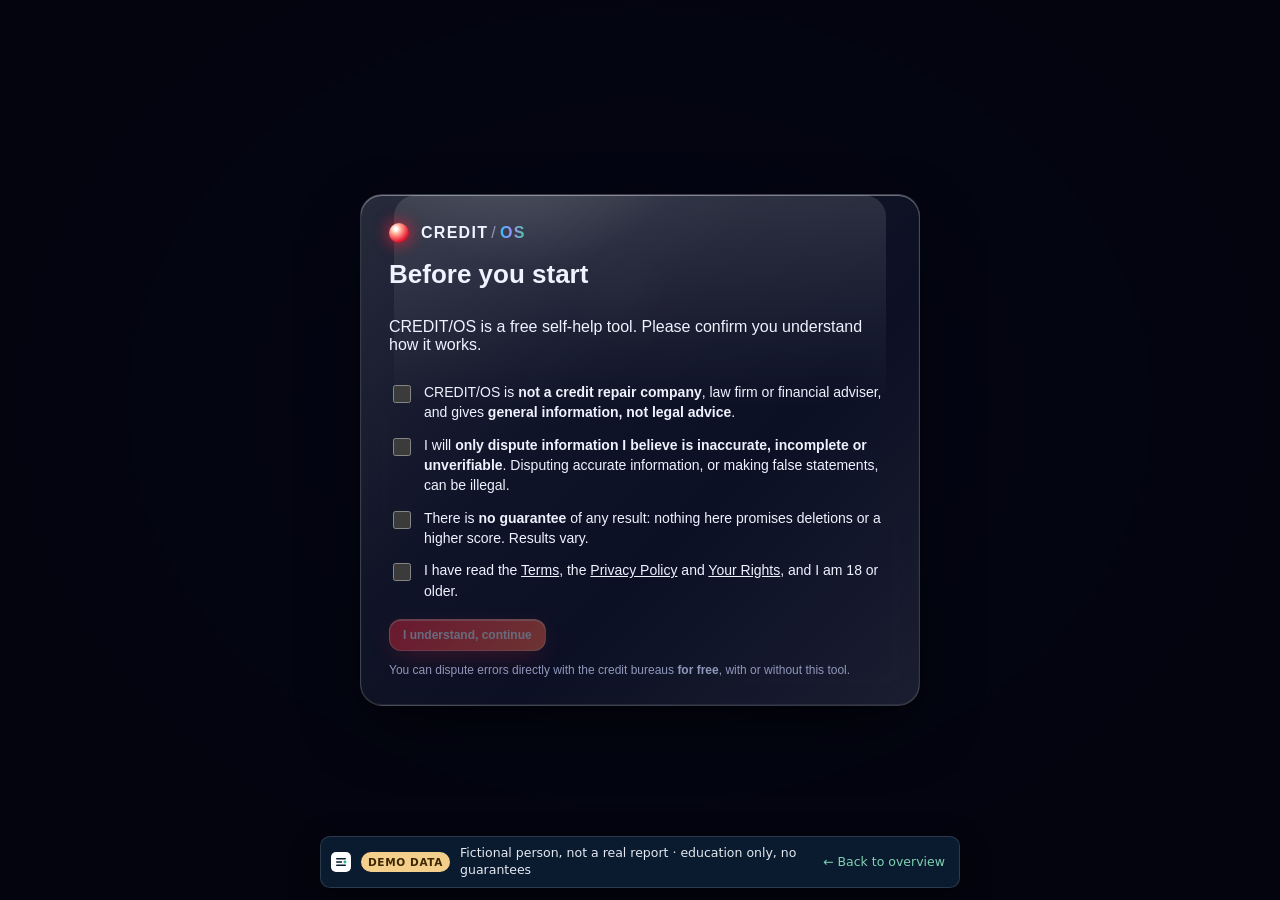
<file: demo/index.html>
<!DOCTYPE html>
<html lang="en">
<head>
<meta charset="UTF-8" />
<meta name="viewport" content="width=device-width, initial-scale=1.0" />
<title>Credit OS · Live demo (fictional data)</title>
<meta name="description" content="Live demo of CREDIT/OS, free credit-education software, running on a fictional report. Nothing is uploaded." />
<link rel="icon" href="../assets/img/mark.svg" type="image/svg+xml">
<link rel="stylesheet" href="styles.css" />
<style>#demo-banner{position:fixed;z-index:99999;left:50%;transform:translateX(-50%);bottom:12px;max-width:calc(100% - 20px);display:flex;align-items:center;gap:10px;background:#0A1A2F;color:#E4E9F1;font:500 12.5px/1.35 Inter,ui-sans-serif,system-ui,-apple-system,"Segoe UI",sans-serif;padding:8px 14px 8px 10px;border-radius:10px;border:1px solid rgba(255,255,255,.14);box-shadow:0 10px 30px rgba(0,0,0,.45)}#demo-banner svg{width:20px;height:20px;flex:none}#demo-banner .dp{background:#F3CF8B;color:#3D2600;font-weight:700;font-size:10.5px;letter-spacing:.06em;padding:3px 7px;border-radius:999px;flex:none}#demo-banner a{color:#7FD1B2;text-decoration:none;white-space:nowrap}#demo-banner a:hover{text-decoration:underline}#demo-banner .t3{display:none}@media(max-width:560px){#demo-banner{font-size:11.5px;bottom:8px;white-space:nowrap;gap:8px;padding:7px 11px 7px 8px}#demo-banner .t1{display:none}#demo-banner .t3{display:inline}}</style>
<script type="importmap">
{ "imports": {
  "three": "./node_modules/three/build/three.module.js",
  "three/addons/": "./node_modules/three/examples/jsm/"
} }
</script>
</head>
<body>
<div id="demo-banner" role="note"><svg viewBox="0 0 32 32" aria-hidden="true"><rect width="32" height="32" rx="8" fill="#fff"/><rect x="8" y="9.5" width="16" height="2.4" rx="1.2" fill="#0A1A2F"/><rect x="8" y="14.8" width="10" height="2.4" rx="1.2" fill="#0A1A2F"/><circle cx="22.3" cy="16" r="2.3" fill="#2FB585"/><rect x="8" y="20.1" width="16" height="2.4" rx="1.2" fill="#0A1A2F"/></svg><span class="dp">DEMO DATA</span><span class="t1">Fictional person, not a real report<span class="t2"> · education only, no guarantees</span></span><span class="t3">Fictional data · no guarantees</span><a href="../">← <span class="t1">Back to </span>overview</a></div>
<canvas id="sanct" aria-label="Santuario: your dispute houses" style="display:none"></canvas>
<canvas id="scene" aria-label="3D view of your credit accounts across TransUnion, Experian and Equifax"></canvas>

<!-- One-time acknowledgement before any report is read (see src/main.js consent()) -->
<div id="consent" hidden>
  <div class="consent-card glass" role="dialog" aria-modal="true" aria-labelledby="consent-h">
    <div class="brand"><span class="brand-orb"></span><b>CREDIT</b><span class="slash">/</span><b class="os">OS</b></div>
    <h1 id="consent-h">Before you start</h1>
    <p class="lede">CREDIT/OS is a free self-help tool. Please confirm you understand how it works.</p>
    <label class="ck"><input type="checkbox" /> <span>CREDIT/OS is <b>not a credit repair company</b>, law firm or financial adviser, and gives <b>general information, not legal advice</b>.</span></label>
    <label class="ck"><input type="checkbox" /> <span>I will <b>only dispute information I believe is inaccurate, incomplete or unverifiable</b>. Disputing accurate information, or making false statements, can be illegal.</span></label>
    <label class="ck"><input type="checkbox" /> <span>There is <b>no guarantee</b> of any result: nothing here promises deletions or a higher score. Results vary.</span></label>
    <label class="ck"><input type="checkbox" /> <span>I have read the <a href="legal/terms.html" target="_blank" rel="noopener">Terms</a>, the <a href="legal/privacy.html" target="_blank" rel="noopener">Privacy Policy</a> and <a href="legal/disclosures.html" target="_blank" rel="noopener">Your Rights</a>, and I am 18 or older.</span></label>
    <button class="btn primary" id="consent-go" type="button" disabled>I understand, continue</button>
    <p class="consent-free">You can dispute errors directly with the credit bureaus <b>for free</b>, with or without this tool.</p>
  </div>
</div>

<!-- Welcome: load a report (parsed in this browser only) or try the demo -->
<div id="welcome" hidden>
  <div class="welcome-card glass">
    <div class="brand"><span class="brand-orb"></span><b>CREDIT</b><span class="slash">/</span><b class="os">OS</b></div>
    <h1>Understand your credit report, and learn how to write your own letters.</h1>
    <p class="lede">Free. Private. You do it yourself, the way federal law lets you.</p>
    <ol class="steps">
      <li><b>Get your 3-bureau report</b> from <a href="https://www.identityiq.com/" target="_blank" rel="noopener">IdentityIQ</a> and open the full report page (TransUnion, Experian and Equifax side by side). <small class="fine">IdentityIQ is a paid third-party service; CREDIT/OS is not affiliated with it and earns nothing from it. Your reports are free from each bureau at <a href="https://www.annualcreditreport.com/" target="_blank" rel="noopener">AnnualCreditReport.com</a>, but this tool can only read the IdentityIQ page format today.</small></li>
      <li><b>Save the page:</b> press <kbd>⌘</kbd> <kbd>S</kbd> on Mac or <kbd>Ctrl</kbd> <kbd>S</kbd> on Windows, and save it as <i>Webpage</i> (.html).</li>
      <li><b>Drop the file below.</b> CREDIT/OS checks every cell for conflicts between the bureaus and plans your disputes in rounds.</li>
    </ol>
    <label id="welcome-drop" class="drop">
      <input type="file" id="welcome-file" accept=".html,.htm,text/html" />
      <span class="drop-ic" aria-hidden="true">⇪</span>
      <span><b>Choose your report file</b> or drag it here</span>
      <span class="drop-busy" aria-hidden="true">Reading your report…</span>
    </label>
    <p id="welcome-error" role="alert"></p>
    <div class="welcome-alt">No report handy? <button class="btn" id="welcome-demo" type="button">Try the demo report</button></div>
    <ul class="promises">
      <li>🔒 <b>Your report never leaves this device.</b> It is read by your browser and saved only in this browser’s storage. You can delete it anytime.</li>
      <li>🆓 <b>Free, no account.</b> Credit repair companies may not charge you before their promised services are fully performed (15 U.S.C. § 1679b(b)), and you can always dispute errors yourself for free.</li>
      <li>⚖️ <b>Not legal advice.</b> The findings are reasons to ask the bureaus to verify, not proof of error. Only dispute what you believe is inaccurate. No result is guaranteed.</li>
    </ul>
    <nav class="legal-links"><a href="legal/terms.html" target="_blank" rel="noopener">Terms</a> · <a href="legal/privacy.html" target="_blank" rel="noopener">Privacy</a> · <a href="legal/disclosures.html" target="_blank" rel="noopener">Your rights</a> · <a href="mailto:dvndigitalmarketinginfo@gmail.com">dvndigitalmarketinginfo@gmail.com</a></nav>
  </div>
</div>

<!-- Boot sequence -->
<div id="boot">
  <div class="boot-core"></div>
  <pre id="boot-log"></pre>
  <button id="boot-skip">enter orbit ↵</button>
</div>

<header class="topbar glass">
  <div class="brand">
    <span class="brand-orb"></span>
    <b>CREDIT</b><span class="slash">/</span><b class="os">OS</b>
  </div>
  <nav class="tabs" id="tabs">
    <button data-tab="sanctuary" class="active"><i aria-hidden="true">♈</i>Santuario</button>
    <button data-tab="orbit"><i aria-hidden="true">◎</i>Orbit</button>
    <button data-tab="missions"><i aria-hidden="true">⚔</i>Missions</button>
    <button data-tab="scanner"><i aria-hidden="true">⌁</i>Scanner <span class="count" id="scan-count"></span></button>
    <button data-tab="letters"><i aria-hidden="true">✉</i>Letters</button>
    <button data-tab="playbook"><i aria-hidden="true">⚖</i>Playbook</button>
  </nav>
  <div class="top-right">
    <button class="pill" id="recon-pill" title="Your report">…</button>
    <button class="icon-btn" id="spin" title="Pause rotation" aria-label="Pause rotation" aria-pressed="false">❚❚</button>
    <button class="icon-btn" id="palette-btn" title="Search (⌘K)" aria-label="Search" aria-keyshortcuts="Meta+K">⌘K</button>
    <button class="icon-btn" id="sound-btn" title="Sound" aria-label="Sound">♪</button>
  </div>
</header>

<aside class="dials" id="dials"></aside>

<aside class="inspector glass" id="inspector" inert></aside>

<section class="sheet glass" id="sheet" inert></section>

<footer class="timedock glass" id="timedock">
  <button class="play" id="time-play" title="Play time forward" aria-label="Play time forward">▶</button>
  <div class="time-main">
    <div class="time-top">
      <span class="kicker">TIME MACHINE</span>
      <b id="time-read">Sep 2026</b>
      <span id="time-stats"></span>
    </div>
    <div class="time-track">
      <canvas class="time-chart" id="time-chart" role="img" aria-label="Negative accounts on file by month"></canvas>
      <input type="range" id="time-range" min="0" max="100" value="0" step="1" aria-label="Time machine date" />
      <div class="time-ticks" id="time-ticks"></div>
    </div>
  </div>
  <button class="ghost-btn" id="time-reset">now</button>
</footer>
<div class="time-tip" id="time-tip" hidden></div>

<div id="labels"></div>

<section id="sanct-hud" aria-label="Santuario">
  <div id="conquer" role="status" aria-live="polite"></div>
  <div class="fire-clock glass" id="fire-clock" aria-label="Fire Clock: houses won"></div>
  <div class="house-card glass" id="house-card"></div>
  <div class="house-nav glass">
    <button class="btn" id="house-prev" aria-label="Previous house">◀ Prev</button>
    <span id="house-where"></span>
    <button class="btn primary" id="house-next" aria-label="Next house">Next ▶</button>
    <button class="btn ascend" id="ascend-btn" title="Preview the ending: what it looks like when every house is won" aria-label="Play the Ascension cinematic">✦ <span>Ascension</span></button>
  </div>
</section>

<!-- The Ascension cinematic overlay: letterbox, trailer lines, white-out, title -->
<div id="cine" hidden>
  <div class="cine-bar top"><span id="cine-tag"></span></div>
  <div class="cine-bar bottom"></div>
  <div class="cine-line" id="cine-line" aria-live="polite"></div>
  <div class="cine-white" id="cine-white"></div>
  <div class="cine-title" id="cine-title"><small>CREDIT/OS</small><h1>Ascension</h1><p id="cine-sub"></p></div>
  <button class="cine-skip" id="cine-skip">Skip ▸▸</button>
</div>

<nav class="legal-dock" aria-label="Legal"><a href="legal/terms.html" target="_blank" rel="noopener">Terms</a> · <a href="legal/privacy.html" target="_blank" rel="noopener">Privacy</a> · <a href="legal/disclosures.html" target="_blank" rel="noopener">Your rights</a> · Not legal advice</nav>
<div class="hint" id="hint">drag to orbit · scroll to zoom · click a crystal · <kbd>⌘K</kbd> search</div>

<div id="palette" class="palette-wrap" inert>
  <div class="palette glass" role="dialog" aria-modal="true" aria-label="Search">
    <input id="palette-input" placeholder="Jump to an account, dispute or tab…" autocomplete="off" role="combobox" aria-controls="palette-results" aria-expanded="true" aria-label="Jump to an account, dispute or tab" />
    <div id="palette-results" role="listbox"></div>
  </div>
</div>

<div id="toasts" role="status" aria-live="polite"></div>
<div id="print-area"></div>

<script type="module" src="src/main.js"></script>
</body>
</html>
</file>
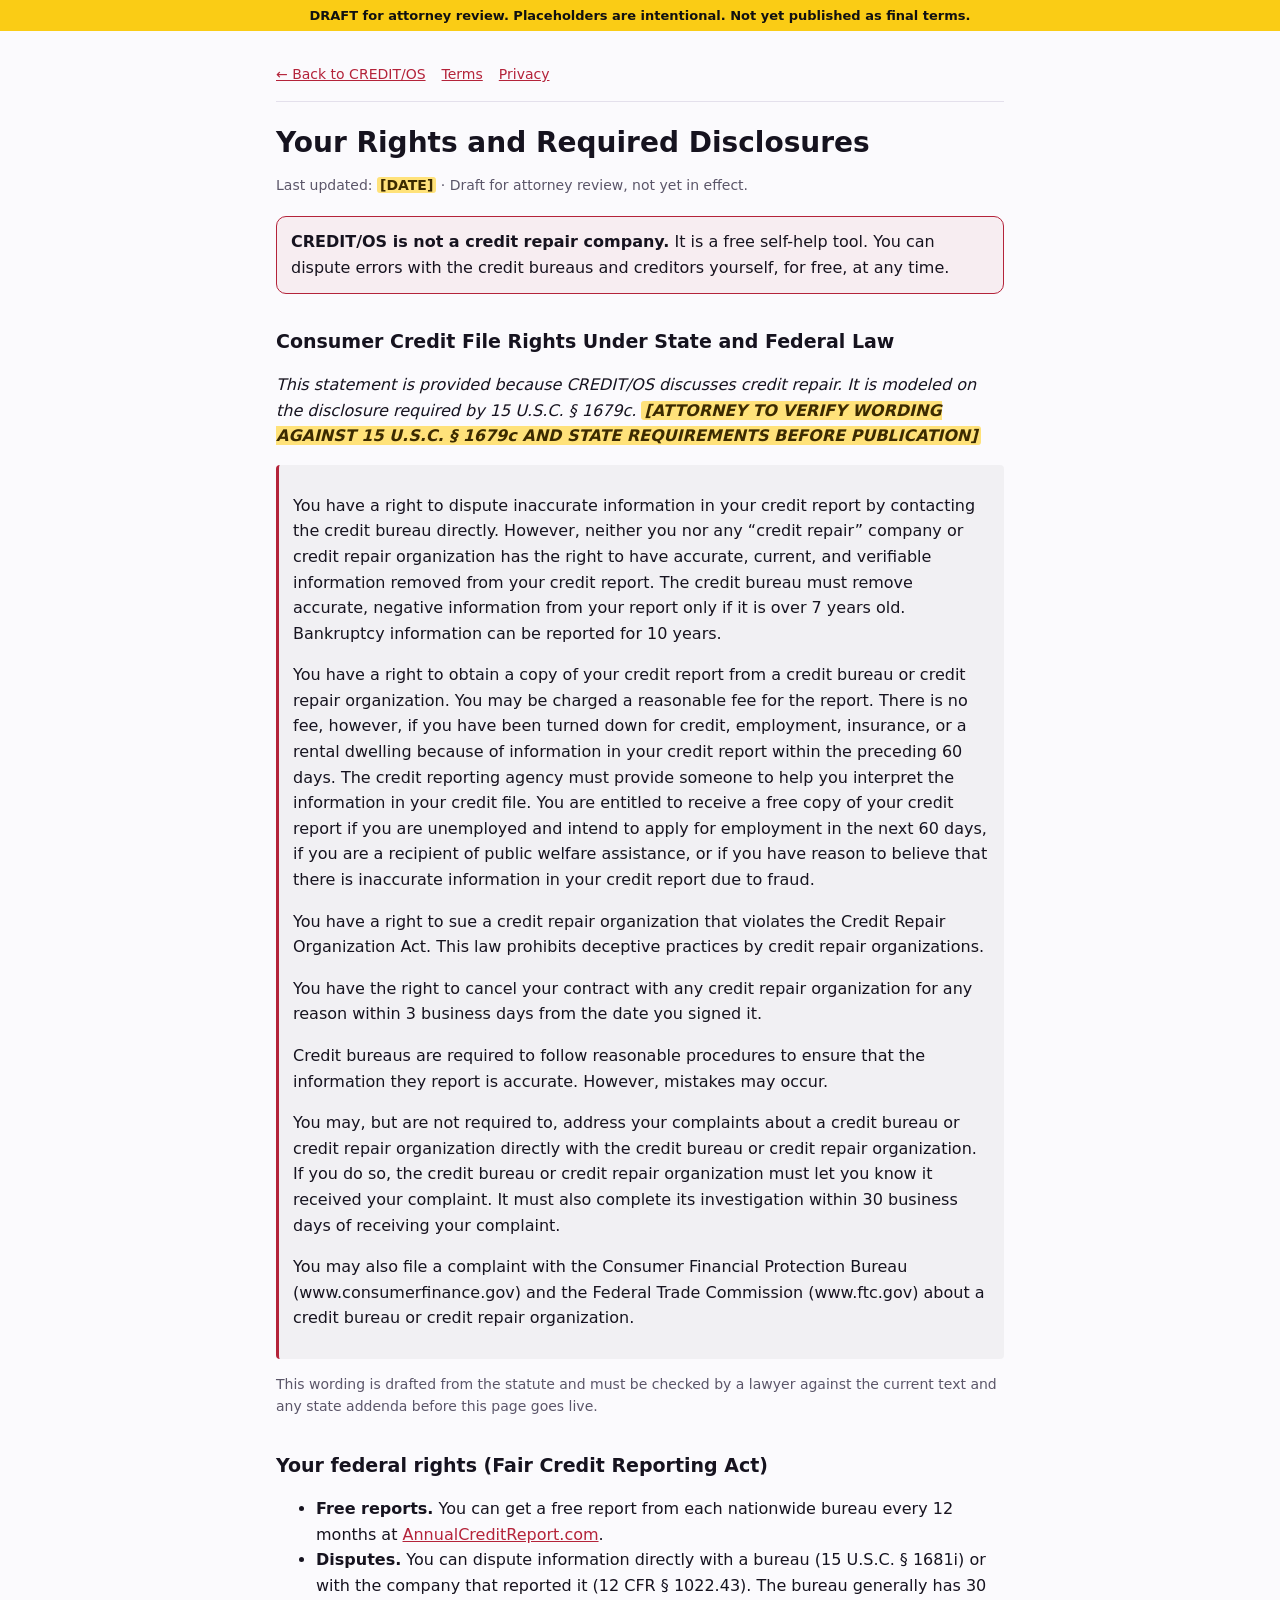
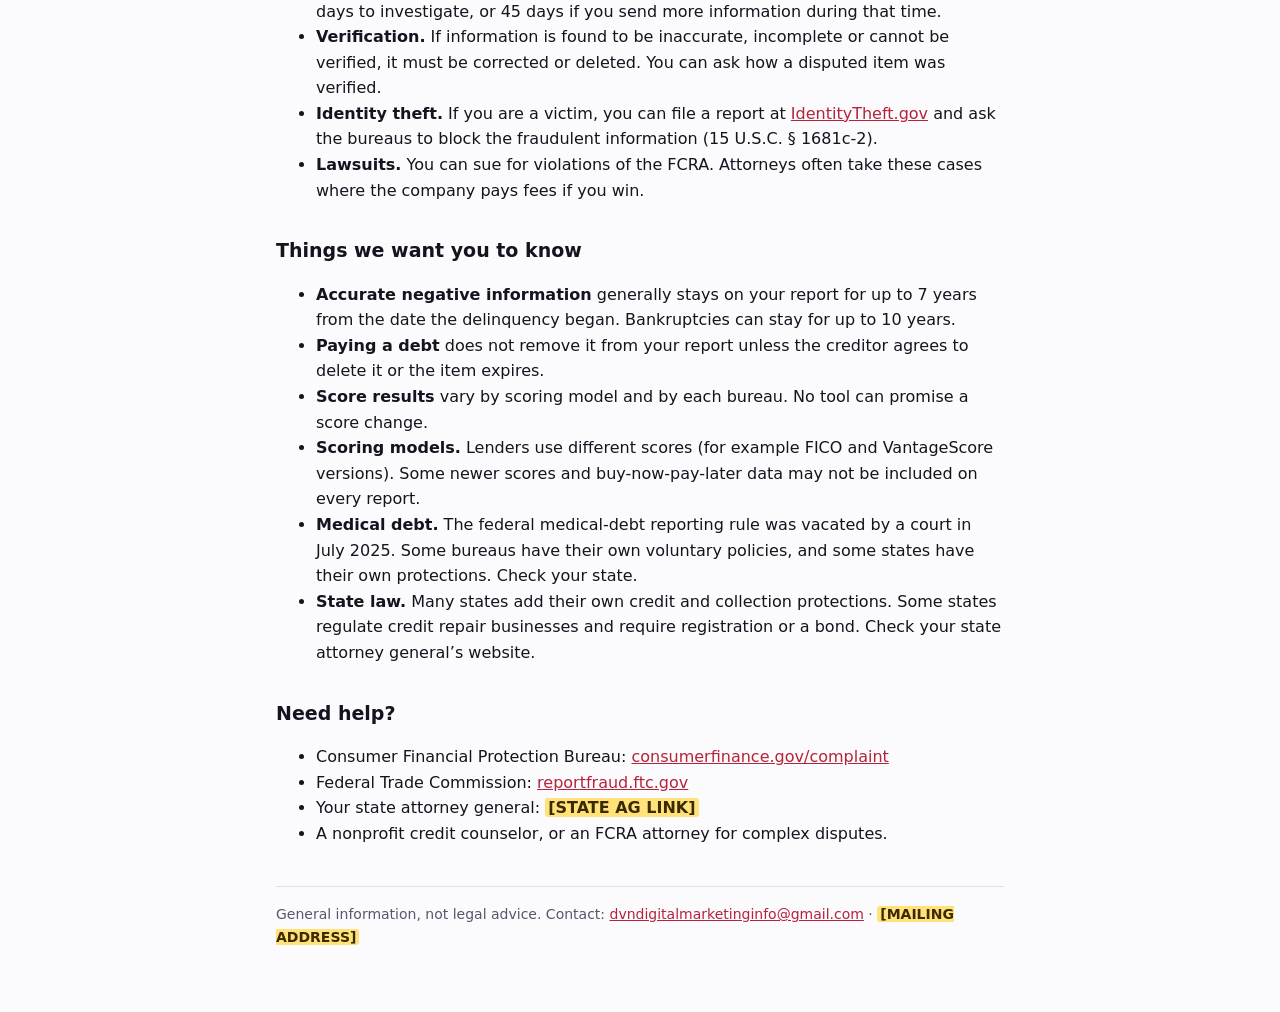
<file: demo/legal/disclosures.html>
<!doctype html>
<html lang="en">
<head>
<meta charset="utf-8" />
<meta name="viewport" content="width=device-width, initial-scale=1" />
<title>Your Rights · CREDIT/OS</title>
<link rel="stylesheet" href="legal.css" />
</head>
<body>
<div style="background:#facc15;color:#111;padding:8px 14px;font:600 13px system-ui;text-align:center">DRAFT for attorney review. Placeholders are intentional. Not yet published as final terms.</div>
<main>
<nav class="legal-top"><a href="../index.html">← Back to CREDIT/OS</a><a href="terms.html">Terms</a><a href="privacy.html">Privacy</a></nav>

<h1>Your Rights and Required Disclosures</h1>
<p class="updated">Last updated: <mark class="ph">[DATE]</mark> · Draft for attorney review, not yet in effect.</p>

<div class="notice"><b>CREDIT/OS is not a credit repair company.</b> It is a free self-help tool. You can dispute errors with the credit bureaus and creditors yourself, for free, at any time.</div>

<h2>Consumer Credit File Rights Under State and Federal Law</h2>
<p><i>This statement is provided because CREDIT/OS discusses credit repair. It is modeled on the disclosure required by 15 U.S.C. § 1679c. <mark class="ph">[ATTORNEY TO VERIFY WORDING AGAINST 15 U.S.C. § 1679c AND STATE REQUIREMENTS BEFORE PUBLICATION]</mark></i></p>
<blockquote>
<p>You have a right to dispute inaccurate information in your credit report by contacting the credit bureau directly. However, neither you nor any “credit repair” company or credit repair organization has the right to have accurate, current, and verifiable information removed from your credit report. The credit bureau must remove accurate, negative information from your report only if it is over 7 years old. Bankruptcy information can be reported for 10 years.</p>
<p>You have a right to obtain a copy of your credit report from a credit bureau or credit repair organization. You may be charged a reasonable fee for the report. There is no fee, however, if you have been turned down for credit, employment, insurance, or a rental dwelling because of information in your credit report within the preceding 60 days. The credit reporting agency must provide someone to help you interpret the information in your credit file. You are entitled to receive a free copy of your credit report if you are unemployed and intend to apply for employment in the next 60 days, if you are a recipient of public welfare assistance, or if you have reason to believe that there is inaccurate information in your credit report due to fraud.</p>
<p>You have a right to sue a credit repair organization that violates the Credit Repair Organization Act. This law prohibits deceptive practices by credit repair organizations.</p>
<p>You have the right to cancel your contract with any credit repair organization for any reason within 3 business days from the date you signed it.</p>
<p>Credit bureaus are required to follow reasonable procedures to ensure that the information they report is accurate. However, mistakes may occur.</p>
<p>You may, but are not required to, address your complaints about a credit bureau or credit repair organization directly with the credit bureau or credit repair organization. If you do so, the credit bureau or credit repair organization must let you know it received your complaint. It must also complete its investigation within 30 business days of receiving your complaint.</p>
<p>You may also file a complaint with the Consumer Financial Protection Bureau (www.consumerfinance.gov) and the Federal Trade Commission (www.ftc.gov) about a credit bureau or credit repair organization.</p>
</blockquote>
<p class="fine">This wording is drafted from the statute and must be checked by a lawyer against the current text and any state addenda before this page goes live.</p>

<h2>Your federal rights (Fair Credit Reporting Act)</h2>
<ul>
  <li><b>Free reports.</b> You can get a free report from each nationwide bureau every 12 months at <a href="https://www.annualcreditreport.com/" target="_blank" rel="noopener">AnnualCreditReport.com</a>.</li>
  <li><b>Disputes.</b> You can dispute information directly with a bureau (15 U.S.C. § 1681i) or with the company that reported it (12 CFR § 1022.43). The bureau generally has 30 days to investigate, or 45 days if you send more information during that time.</li>
  <li><b>Verification.</b> If information is found to be inaccurate, incomplete or cannot be verified, it must be corrected or deleted. You can ask how a disputed item was verified.</li>
  <li><b>Identity theft.</b> If you are a victim, you can file a report at <a href="https://www.identitytheft.gov/" target="_blank" rel="noopener">IdentityTheft.gov</a> and ask the bureaus to block the fraudulent information (15 U.S.C. § 1681c-2).</li>
  <li><b>Lawsuits.</b> You can sue for violations of the FCRA. Attorneys often take these cases where the company pays fees if you win.</li>
</ul>

<h2>Things we want you to know</h2>
<ul>
  <li><b>Accurate negative information</b> generally stays on your report for up to 7 years from the date the delinquency began. Bankruptcies can stay for up to 10 years.</li>
  <li><b>Paying a debt</b> does not remove it from your report unless the creditor agrees to delete it or the item expires.</li>
  <li><b>Score results</b> vary by scoring model and by each bureau. No tool can promise a score change.</li>
  <li><b>Scoring models.</b> Lenders use different scores (for example FICO and VantageScore versions). Some newer scores and buy-now-pay-later data may not be included on every report.</li>
  <li><b>Medical debt.</b> The federal medical-debt reporting rule was vacated by a court in July 2025. Some bureaus have their own voluntary policies, and some states have their own protections. Check your state.</li>
  <li><b>State law.</b> Many states add their own credit and collection protections. Some states regulate credit repair businesses and require registration or a bond. Check your state attorney general’s website.</li>
</ul>

<h2>Need help?</h2>
<ul>
  <li>Consumer Financial Protection Bureau: <a href="https://www.consumerfinance.gov/complaint/" target="_blank" rel="noopener">consumerfinance.gov/complaint</a></li>
  <li>Federal Trade Commission: <a href="https://reportfraud.ftc.gov/" target="_blank" rel="noopener">reportfraud.ftc.gov</a></li>
  <li>Your state attorney general: <mark class="ph">[STATE AG LINK]</mark></li>
  <li>A nonprofit credit counselor, or an FCRA attorney for complex disputes.</li>
</ul>

<footer>General information, not legal advice. Contact: <a href="mailto:dvndigitalmarketinginfo@gmail.com">dvndigitalmarketinginfo@gmail.com</a> · <mark class="ph">[MAILING ADDRESS]</mark></footer>
</main>
</body>
</html>
</file>
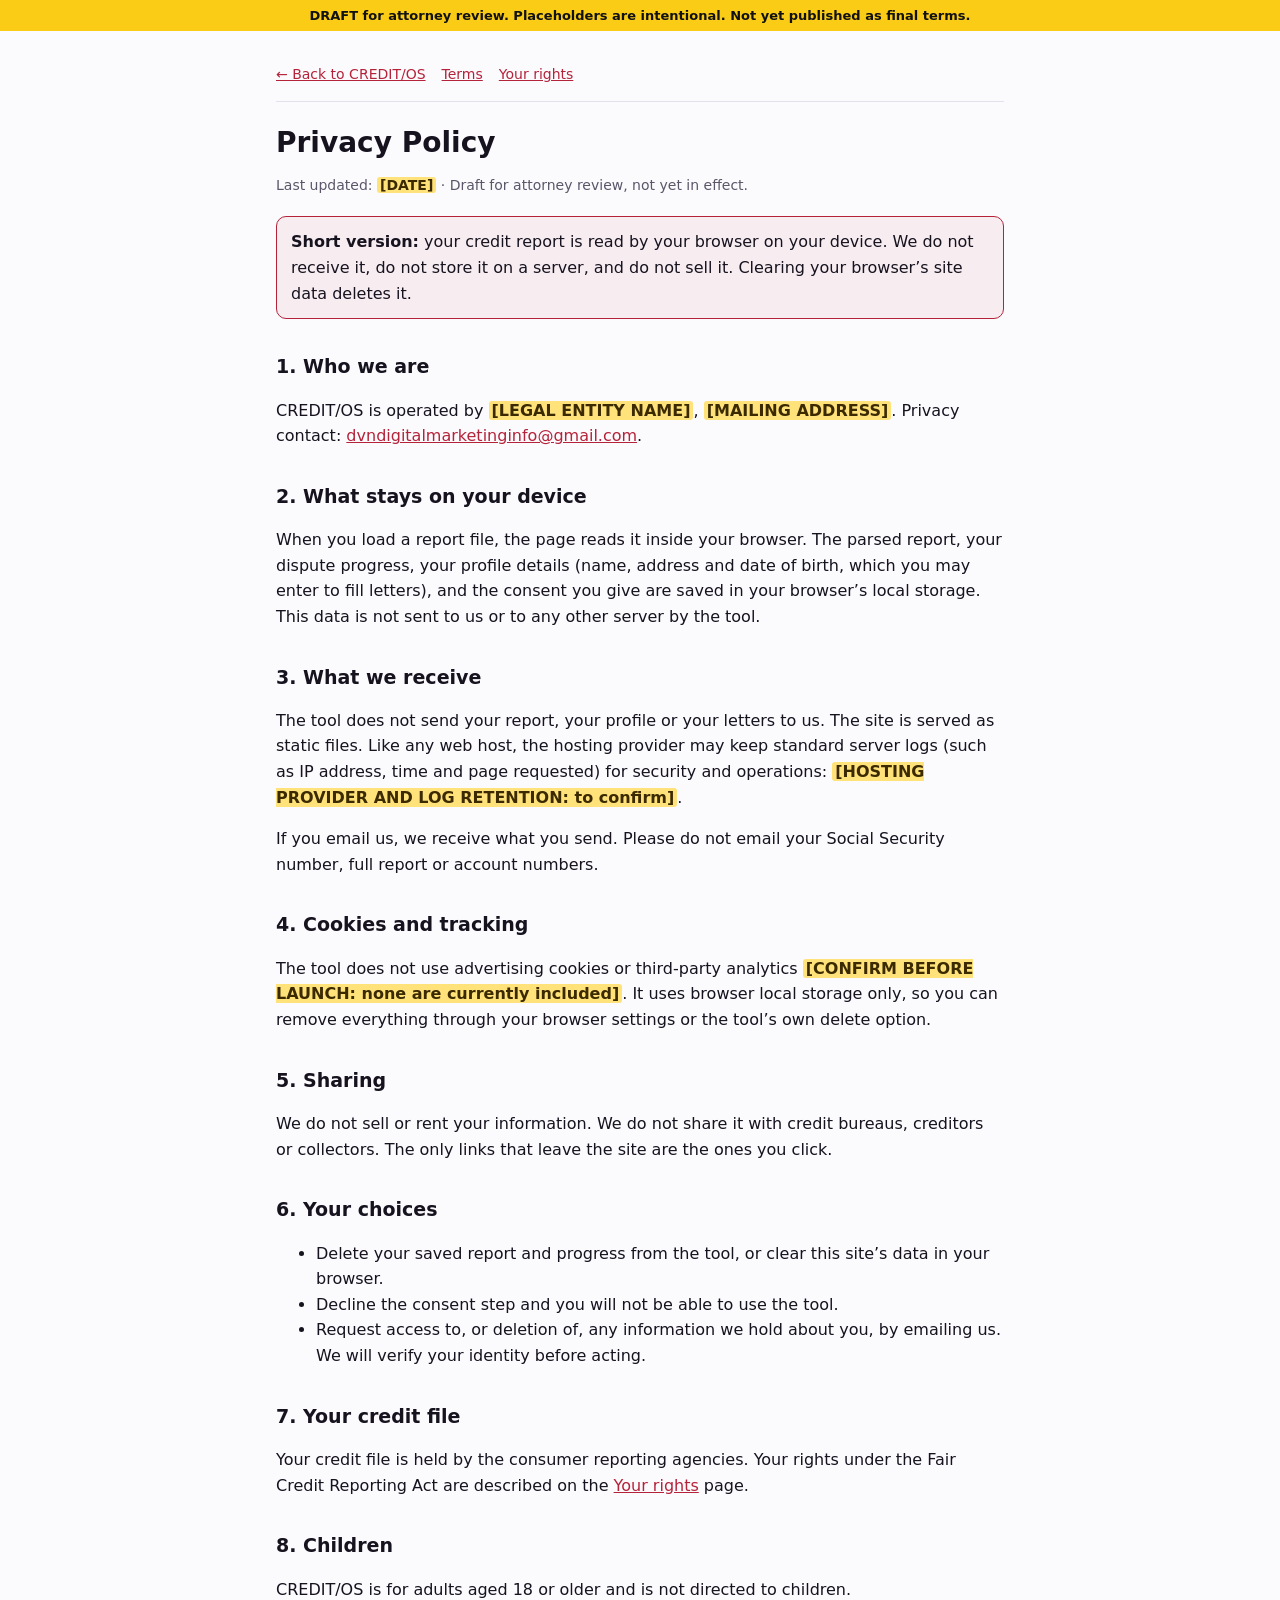
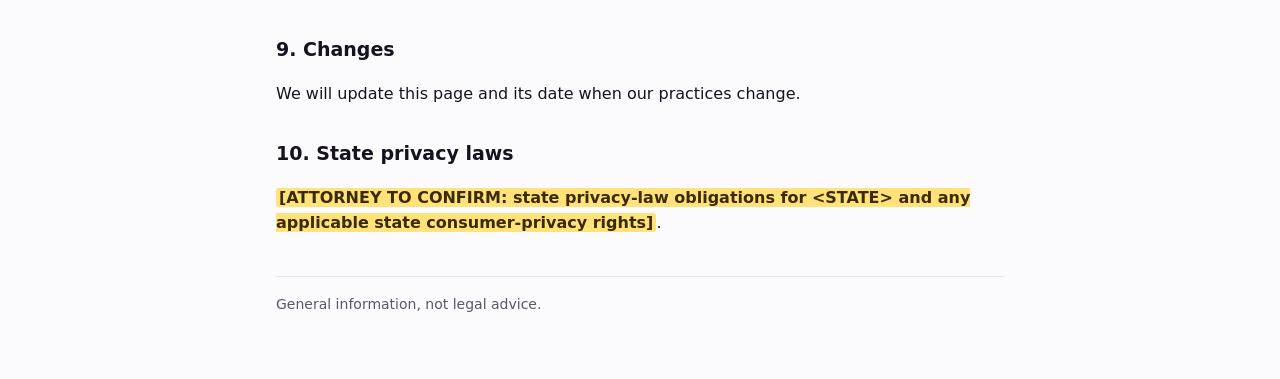
<file: demo/legal/privacy.html>
<!doctype html>
<html lang="en">
<head>
<meta charset="utf-8" />
<meta name="viewport" content="width=device-width, initial-scale=1" />
<title>Privacy Policy · CREDIT/OS</title>
<link rel="stylesheet" href="legal.css" />
</head>
<body>
<div style="background:#facc15;color:#111;padding:8px 14px;font:600 13px system-ui;text-align:center">DRAFT for attorney review. Placeholders are intentional. Not yet published as final terms.</div>
<main>
<nav class="legal-top"><a href="../index.html">← Back to CREDIT/OS</a><a href="terms.html">Terms</a><a href="disclosures.html">Your rights</a></nav>

<h1>Privacy Policy</h1>
<p class="updated">Last updated: <mark class="ph">[DATE]</mark> · Draft for attorney review, not yet in effect.</p>

<div class="notice"><b>Short version:</b> your credit report is read by your browser on your device. We do not receive it, do not store it on a server, and do not sell it. Clearing your browser’s site data deletes it.</div>

<h2>1. Who we are</h2>
<p>CREDIT/OS is operated by <mark class="ph">[LEGAL ENTITY NAME]</mark>, <mark class="ph">[MAILING ADDRESS]</mark>. Privacy contact: <a href="mailto:dvndigitalmarketinginfo@gmail.com">dvndigitalmarketinginfo@gmail.com</a>.</p>

<h2>2. What stays on your device</h2>
<p>When you load a report file, the page reads it inside your browser. The parsed report, your dispute progress, your profile details (name, address and date of birth, which you may enter to fill letters), and the consent you give are saved in your browser’s local storage. This data is not sent to us or to any other server by the tool.</p>

<h2>3. What we receive</h2>
<p>The tool does not send your report, your profile or your letters to us. The site is served as static files. Like any web host, the hosting provider may keep standard server logs (such as IP address, time and page requested) for security and operations: <mark class="ph">[HOSTING PROVIDER AND LOG RETENTION: to confirm]</mark>.</p>
<p>If you email us, we receive what you send. Please do not email your Social Security number, full report or account numbers.</p>

<h2>4. Cookies and tracking</h2>
<p>The tool does not use advertising cookies or third-party analytics <mark class="ph">[CONFIRM BEFORE LAUNCH: none are currently included]</mark>. It uses browser local storage only, so you can remove everything through your browser settings or the tool’s own delete option.</p>

<h2>5. Sharing</h2>
<p>We do not sell or rent your information. We do not share it with credit bureaus, creditors or collectors. The only links that leave the site are the ones you click.</p>

<h2>6. Your choices</h2>
<ul>
  <li>Delete your saved report and progress from the tool, or clear this site’s data in your browser.</li>
  <li>Decline the consent step and you will not be able to use the tool.</li>
  <li>Request access to, or deletion of, any information we hold about you, by emailing us. We will verify your identity before acting.</li>
</ul>

<h2>7. Your credit file</h2>
<p>Your credit file is held by the consumer reporting agencies. Your rights under the Fair Credit Reporting Act are described on the <a href="disclosures.html">Your rights</a> page.</p>

<h2>8. Children</h2>
<p>CREDIT/OS is for adults aged 18 or older and is not directed to children.</p>

<h2>9. Changes</h2>
<p>We will update this page and its date when our practices change.</p>

<h2>10. State privacy laws</h2>
<p><mark class="ph">[ATTORNEY TO CONFIRM: state privacy-law obligations for &lt;STATE&gt; and any applicable state consumer-privacy rights]</mark>.</p>

<footer>General information, not legal advice.</footer>
</main>
</body>
</html>
</file>
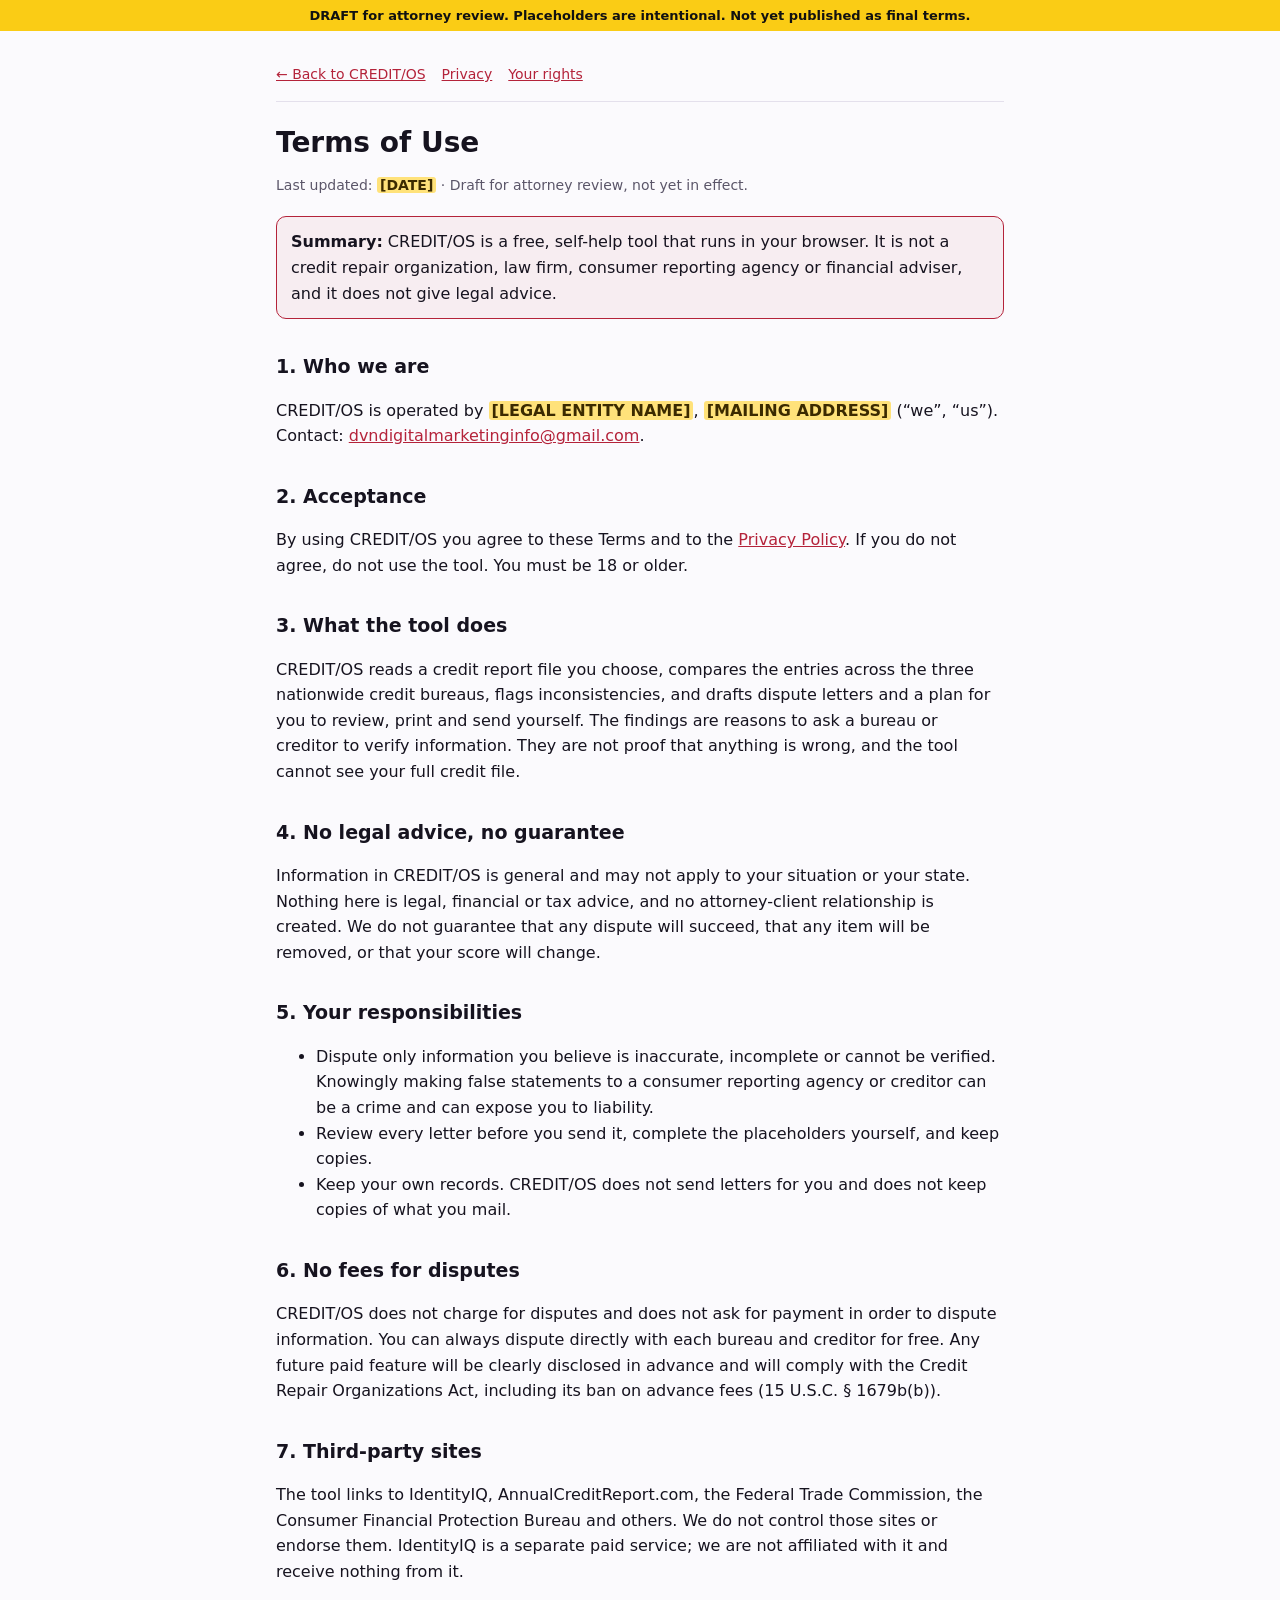
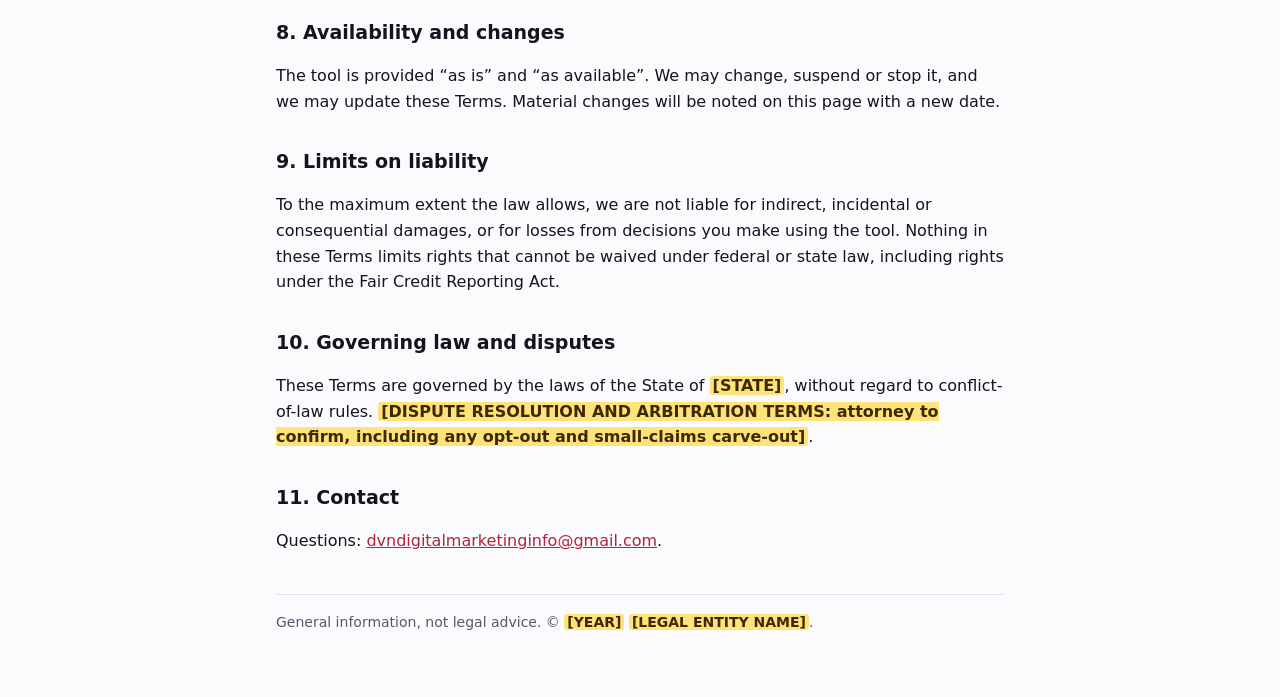
<file: demo/legal/terms.html>
<!doctype html>
<html lang="en">
<head>
<meta charset="utf-8" />
<meta name="viewport" content="width=device-width, initial-scale=1" />
<title>Terms of Use · CREDIT/OS</title>
<link rel="stylesheet" href="legal.css" />
</head>
<body>
<div style="background:#facc15;color:#111;padding:8px 14px;font:600 13px system-ui;text-align:center">DRAFT for attorney review. Placeholders are intentional. Not yet published as final terms.</div>
<main>
<nav class="legal-top"><a href="../index.html">← Back to CREDIT/OS</a><a href="privacy.html">Privacy</a><a href="disclosures.html">Your rights</a></nav>

<h1>Terms of Use</h1>
<p class="updated">Last updated: <mark class="ph">[DATE]</mark> · Draft for attorney review, not yet in effect.</p>

<div class="notice"><b>Summary:</b> CREDIT/OS is a free, self-help tool that runs in your browser. It is not a credit repair organization, law firm, consumer reporting agency or financial adviser, and it does not give legal advice.</div>

<h2>1. Who we are</h2>
<p>CREDIT/OS is operated by <mark class="ph">[LEGAL ENTITY NAME]</mark>, <mark class="ph">[MAILING ADDRESS]</mark> (“we”, “us”). Contact: <a href="mailto:dvndigitalmarketinginfo@gmail.com">dvndigitalmarketinginfo@gmail.com</a>.</p>

<h2>2. Acceptance</h2>
<p>By using CREDIT/OS you agree to these Terms and to the <a href="privacy.html">Privacy Policy</a>. If you do not agree, do not use the tool. You must be 18 or older.</p>

<h2>3. What the tool does</h2>
<p>CREDIT/OS reads a credit report file you choose, compares the entries across the three nationwide credit bureaus, flags inconsistencies, and drafts dispute letters and a plan for you to review, print and send yourself. The findings are reasons to ask a bureau or creditor to verify information. They are not proof that anything is wrong, and the tool cannot see your full credit file.</p>

<h2>4. No legal advice, no guarantee</h2>
<p>Information in CREDIT/OS is general and may not apply to your situation or your state. Nothing here is legal, financial or tax advice, and no attorney-client relationship is created. We do not guarantee that any dispute will succeed, that any item will be removed, or that your score will change.</p>

<h2>5. Your responsibilities</h2>
<ul>
  <li>Dispute only information you believe is inaccurate, incomplete or cannot be verified. Knowingly making false statements to a consumer reporting agency or creditor can be a crime and can expose you to liability.</li>
  <li>Review every letter before you send it, complete the placeholders yourself, and keep copies.</li>
  <li>Keep your own records. CREDIT/OS does not send letters for you and does not keep copies of what you mail.</li>
</ul>

<h2>6. No fees for disputes</h2>
<p>CREDIT/OS does not charge for disputes and does not ask for payment in order to dispute information. You can always dispute directly with each bureau and creditor for free. Any future paid feature will be clearly disclosed in advance and will comply with the Credit Repair Organizations Act, including its ban on advance fees (15 U.S.C. § 1679b(b)).</p>

<h2>7. Third-party sites</h2>
<p>The tool links to IdentityIQ, AnnualCreditReport.com, the Federal Trade Commission, the Consumer Financial Protection Bureau and others. We do not control those sites or endorse them. IdentityIQ is a separate paid service; we are not affiliated with it and receive nothing from it.</p>

<h2>8. Availability and changes</h2>
<p>The tool is provided “as is” and “as available”. We may change, suspend or stop it, and we may update these Terms. Material changes will be noted on this page with a new date.</p>

<h2>9. Limits on liability</h2>
<p>To the maximum extent the law allows, we are not liable for indirect, incidental or consequential damages, or for losses from decisions you make using the tool. Nothing in these Terms limits rights that cannot be waived under federal or state law, including rights under the Fair Credit Reporting Act.</p>

<h2>10. Governing law and disputes</h2>
<p>These Terms are governed by the laws of the State of <mark class="ph">[STATE]</mark>, without regard to conflict-of-law rules. <mark class="ph">[DISPUTE RESOLUTION AND ARBITRATION TERMS: attorney to confirm, including any opt-out and small-claims carve-out]</mark>.</p>

<h2>11. Contact</h2>
<p>Questions: <a href="mailto:dvndigitalmarketinginfo@gmail.com">dvndigitalmarketinginfo@gmail.com</a>.</p>

<footer>General information, not legal advice. © <mark class="ph">[YEAR]</mark> <mark class="ph">[LEGAL ENTITY NAME]</mark>.</footer>
</main>
</body>
</html>
</file>
<file: assets/site.css>
/* Credit OS investor site · light, navy ink, one trust-green accent */
@font-face{font-family:"Inter";src:url(fonts/inter.woff2) format("woff2");font-weight:100 900;font-display:swap}
@font-face{font-family:"Source Serif 4";src:url(fonts/serif.woff2) format("woff2");font-weight:200 900;font-display:swap}
@font-face{font-family:"Source Serif 4";src:url(fonts/serif-italic.woff2) format("woff2");font-weight:200 900;font-style:italic;font-display:swap}
:root{
  --ink:#0A1A2F;--ink2:#2C3A52;--mut:#5E6B80;--faint:#8A94A6;
  --bg:#FFFFFF;--soft:#F6F7F9;--soft2:#EEF1F5;--line:#E2E6EC;--line2:#D3D9E2;
  --navy:#0B1D33;--navy2:#13294A;
  --acc:#0E7C5A;--acc2:#0A6449;--acc-soft:#E8F3EE;
  --amb:#8A5300;--amb-bg:#FFF7E6;--amb-line:#F1D9A8;
  --r:14px;--r-sm:10px;
  --sh:0 1px 2px rgba(10,26,47,.05),0 1px 1px rgba(10,26,47,.03);
  --sh-lg:0 24px 48px -12px rgba(10,26,47,.16),0 2px 6px rgba(10,26,47,.05);
  --serif:"Source Serif 4",Georgia,"Times New Roman",serif;
  --sans:"Inter",ui-sans-serif,system-ui,-apple-system,"Segoe UI",Roboto,sans-serif;
}
*{box-sizing:border-box}html{scroll-behavior:smooth;scroll-padding-top:72px}
html,body{overflow-x:clip}
body{margin:0;background:var(--bg);color:var(--ink);font:16px/1.6 var(--sans);-webkit-font-smoothing:antialiased;font-feature-settings:"cv11","ss01"}
a{color:var(--acc)}a:hover{color:var(--acc2)}img{max-width:100%;height:auto;display:block}
::selection{background:#CFE8DC}
:focus-visible{outline:2px solid var(--acc);outline-offset:2px;border-radius:6px}

/* nav */
.nav{position:sticky;top:0;z-index:50;display:flex;align-items:center;gap:28px;padding:14px clamp(18px,4vw,48px);background:rgba(255,255,255,.86);backdrop-filter:saturate(1.4) blur(12px);-webkit-backdrop-filter:saturate(1.4) blur(12px);border-bottom:1px solid var(--line)}
.logo{display:flex;align-items:center;gap:10px;color:var(--ink);text-decoration:none;font-weight:650;font-size:17px;letter-spacing:-.01em}
.logo svg{width:28px;height:28px;flex:none}.logo span{color:var(--mut);font-weight:500}
.links{display:flex;gap:26px;margin-left:auto}.links a{color:var(--ink2);text-decoration:none;font-size:14.5px;font-weight:500}.links a:hover{color:var(--ink)}
.nav-r{display:flex;gap:10px;align-items:center}
.lang{background:var(--bg);border:1px solid var(--line2);color:var(--ink);border-radius:8px;padding:6px 10px;font:600 13px var(--sans);cursor:pointer;letter-spacing:.02em}
.lang:hover{border-color:var(--ink2)}

/* buttons */
.btn{display:inline-flex;align-items:center;justify-content:center;gap:8px;padding:12px 20px;border-radius:10px;font:600 15px/1 var(--sans);text-decoration:none;border:1px solid var(--line2);color:var(--ink);background:var(--bg);cursor:pointer;transition:background .15s,border-color .15s,box-shadow .15s,transform .15s}
.btn:hover{border-color:var(--ink2);color:var(--ink)}
.btn.primary{background:var(--ink);border-color:var(--ink);color:#fff;box-shadow:0 1px 2px rgba(10,26,47,.2)}
.btn.primary:hover{background:var(--navy2);color:#fff}
.btn.accent{background:var(--acc);border-color:var(--acc);color:#fff}.btn.accent:hover{background:var(--acc2);color:#fff}
.btn.sm{padding:9px 14px;font-size:13.5px;border-radius:8px}.btn.lg{padding:16px 26px;font-size:16px}
.btn.on-dark{background:transparent;border-color:rgba(255,255,255,.28);color:#fff}.btn.on-dark:hover{border-color:#fff;color:#fff}
.btn.light{background:#fff;border-color:#fff;color:var(--ink)}.btn.light:hover{background:#EEF1F5;color:var(--ink)}
.arr{font-size:.95em;opacity:.8}

main{display:block}
.wrap{max-width:1160px;margin:0 auto;padding:0 clamp(18px,4vw,40px)}

/* type */
h1,h2{font-family:var(--serif);font-weight:560;letter-spacing:-.018em;color:var(--ink)}
h1,h2.h1{font-size:clamp(38px,5.4vw,64px);line-height:1.04;margin:0 0 22px}
h1 em,h2 em{font-style:italic;color:var(--acc);font-weight:500}
h2{font-size:clamp(28px,3.4vw,42px);line-height:1.1;margin:0 0 14px}
h3,h4{font-family:var(--sans);font-weight:650;letter-spacing:-.01em;color:var(--ink)}
.eyebrow{display:inline-flex;align-items:center;gap:8px;color:var(--acc);text-transform:uppercase;letter-spacing:.12em;font-size:12px;font-weight:650;margin:0 0 18px}
.eyebrow:before{content:"";width:18px;height:1.5px;background:currentColor}
.lede{font-size:clamp(17px,1.5vw,19.5px);color:var(--ink2);max-width:600px;margin:0}
.sub{color:var(--mut);margin:0 0 36px;max-width:720px;font-size:17px}
.fine{font-size:13px;color:var(--mut)}
.kicker{font:650 12px var(--sans);text-transform:uppercase;letter-spacing:.12em;color:var(--faint);margin:0 0 10px}

/* hero */
.hero{padding:88px 0 56px;background:linear-gradient(180deg,#FBFCFD 0%,#fff 100%);border-bottom:1px solid var(--line)}
.hero-grid{display:grid;grid-template-columns:1.05fr .95fr;gap:64px;align-items:center}.hero-grid>*,.model-grid>*,.two>*,.three>*,.founder>*{min-width:0}
.cta-row{display:flex;gap:12px;flex-wrap:wrap;margin:32px 0 28px}.cta-row.center{justify-content:center}
.pills{list-style:none;padding:0;margin:0;display:flex;flex-wrap:wrap;gap:8px 18px}
.pills li{font-size:14px;color:var(--ink2);display:flex;align-items:center;gap:7px}
.pills li:before{content:"";width:14px;height:14px;border-radius:50%;background:var(--acc-soft) url("data:image/svg+xml,%3Csvg xmlns='http://www.w3.org/2000/svg' viewBox='0 0 14 14'%3E%3Cpath d='M4 7.2l2 2 4-4.4' fill='none' stroke='%230E7C5A' stroke-width='1.6' stroke-linecap='round' stroke-linejoin='round'/%3E%3C/svg%3E") center/14px no-repeat}

/* product mock (hero visual) */
.mock{margin:0;position:relative}
.mock-card{background:#fff;border:1px solid var(--line);border-radius:16px;box-shadow:var(--sh-lg);overflow:hidden}
.mock-top{display:flex;align-items:center;justify-content:space-between;padding:14px 18px;border-bottom:1px solid var(--line);background:var(--soft)}
.mock-top b{font-size:13.5px}.mock-top .badge{margin:0}
.mock-acct{padding:16px 18px 6px;display:flex;justify-content:space-between;align-items:baseline}
.mock-acct b{font-size:15px}.mock-acct span{font-size:12.5px;color:var(--mut)}
.mock table{width:100%;border-collapse:collapse;font-size:13.5px;font-variant-numeric:tabular-nums}
.mock th{font-weight:600;color:var(--faint);font-size:11.5px;text-transform:uppercase;letter-spacing:.06em;text-align:left;padding:8px 18px;border-bottom:1px solid var(--line)}
.mock td{padding:11px 18px;border-bottom:1px solid var(--line);color:var(--ink2)}
.mock td:first-child{font-weight:600;color:var(--ink)}
.mock tr:last-child td{border-bottom:0}
.mock .diff{background:var(--amb-bg);color:var(--amb);font-weight:650;box-shadow:inset 3px 0 0 #D99A2B}
.mock-note{display:flex;gap:12px;align-items:flex-start;margin:0;padding:14px 18px;background:var(--acc-soft);border-top:1px solid #D3E9DE;font-size:13.5px;color:var(--ink2)}
.mock-note i{flex:none;width:22px;height:22px;border-radius:6px;background:var(--acc);color:#fff;font:700 12px/22px var(--sans);text-align:center;font-style:normal}
.mock-float{position:absolute;right:-18px;bottom:-6px;background:#fff;border:1px solid var(--line);border-radius:12px;box-shadow:var(--sh-lg);padding:12px 14px;font-size:12.5px;max-width:230px}
.mock-float b{display:block;font-size:13px;margin-bottom:2px}.mock-float span{color:var(--mut)}
.mock figcaption{margin-top:18px;font-size:12px;color:var(--faint);max-width:calc(100% - 250px)}

/* honest strip */
.honest{margin-top:64px;display:grid;grid-template-columns:repeat(4,1fr) 1.7fr;border:1px solid var(--line);border-radius:var(--r);background:#fff;box-shadow:var(--sh)}
.honest>div{padding:20px 24px;border-right:1px solid var(--line);display:flex;flex-direction:column;gap:2px}
.honest b{font:600 26px/1.1 var(--serif);letter-spacing:-.01em}.honest span{color:var(--mut);font-size:13px}
.honest p{margin:0;padding:20px 24px;color:var(--ink2);font-size:14px;display:flex;align-items:center;gap:10px}
.honest p:before{content:"";flex:none;width:8px;height:8px;border-radius:50%;background:#D99A2B}

/* sections */
.sec{padding:104px 0}
.sec.alt{background:var(--soft);border-top:1px solid var(--line);border-bottom:1px solid var(--line)}
.sec-head{display:grid;grid-template-columns:1fr;max-width:760px;margin-bottom:8px}
.h3{font:650 21px var(--sans);letter-spacing:-.01em;margin:72px 0 8px}
.h3+.sub{margin-bottom:24px;font-size:15.5px}

/* stats */
.stats{display:grid;grid-template-columns:repeat(5,1fr);border:1px solid var(--line);border-radius:var(--r);background:#fff;overflow:hidden}
.stat{padding:26px 22px;border-right:1px solid var(--line);display:flex;flex-direction:column}
.stat:last-child{border-right:0}
.stat b{font:560 34px/1.05 var(--serif);letter-spacing:-.02em;color:var(--ink)}
.stat p{margin:12px 0 18px;color:var(--ink2);font-size:14.5px;flex:1}
.stat a,.src{font-size:12px;color:var(--mut);text-decoration:none;border-top:1px solid var(--line);padding-top:12px;display:block}
.stat a:hover,.src:hover{color:var(--acc)}
.stat a:after,.src:after{content:" ↗";color:var(--faint)}
.sec .fine.note{margin-top:18px;max-width:820px}

/* steps */
.steps{display:grid;grid-template-columns:repeat(4,1fr);gap:0;margin:8px 0 40px;border-top:1px solid var(--line2)}
.step{padding:26px 26px 0 0}
.step i{font:600 13px var(--sans);font-style:normal;color:var(--acc);display:block;margin-bottom:14px;padding-top:2px;position:relative}
.step i:before{content:"";position:absolute;top:-27px;left:0;width:34px;height:2px;background:var(--acc)}
.step h3{margin:0 0 8px;font-size:17px}.step p{margin:0;color:var(--ink2);font-size:15px}

/* cards */
.two{display:grid;grid-template-columns:1fr 1fr;gap:20px}.three{display:grid;grid-template-columns:repeat(3,1fr);gap:20px}
.card{background:#fff;border:1px solid var(--line);border-radius:var(--r);padding:28px;position:relative;box-shadow:var(--sh)}
.card h2{font-size:clamp(26px,2.6vw,32px)}
.card h3,.card h4{margin:0 0 12px;font-size:17px}.card p{color:var(--ink2);margin:0 0 12px}.card p:last-child{margin-bottom:0}
.card.muted{background:var(--soft)}
.check,.x{list-style:none;padding:0;margin:0}
.check li,.x li{padding:9px 0 9px 30px;position:relative;color:var(--ink2);border-bottom:1px solid var(--line);font-size:15px}
.check li:last-child,.x li:last-child{border-bottom:0}
.check li:before,.x li:before{content:"";position:absolute;left:0;top:12px;width:18px;height:18px;border-radius:50%}
.check li:before{background:var(--acc-soft) url("data:image/svg+xml,%3Csvg xmlns='http://www.w3.org/2000/svg' viewBox='0 0 18 18'%3E%3Cpath d='M5.2 9.3l2.4 2.4 5.2-5.4' fill='none' stroke='%230E7C5A' stroke-width='1.8' stroke-linecap='round' stroke-linejoin='round'/%3E%3C/svg%3E") center no-repeat}
.x li:before{background:#F2F3F6 url("data:image/svg+xml,%3Csvg xmlns='http://www.w3.org/2000/svg' viewBox='0 0 18 18'%3E%3Cpath d='M6 6l6 6M12 6l-6 6' fill='none' stroke='%235E6B80' stroke-width='1.7' stroke-linecap='round'/%3E%3C/svg%3E") center no-repeat}
.quote{font:italic 450 20px/1.45 var(--serif);color:var(--ink);border-left:2px solid var(--acc);padding:2px 0 2px 18px;margin-top:18px!important}
.tag{position:absolute;top:24px;right:26px;font:600 12px var(--sans);color:var(--faint);letter-spacing:.08em}

/* badges / honesty labels */
.badge{display:inline-flex;align-items:center;gap:8px;background:var(--amb-bg);color:var(--amb);border:1px solid var(--amb-line);font:650 12.5px/1.3 var(--sans);padding:6px 11px;border-radius:999px;margin-bottom:22px}
.badge:before{content:"";flex:none;width:7px;height:7px;border-radius:50%;background:#D99A2B}
.disclaimer{display:flex;gap:10px;align-items:flex-start;background:var(--amb-bg);border:1px solid var(--amb-line);color:var(--amb);font:600 13px/1.45 var(--sans);padding:11px 14px;border-radius:var(--r-sm);margin-bottom:24px;letter-spacing:.01em}
.disclaimer:before{content:"!";flex:none;width:18px;height:18px;border-radius:50%;background:#D99A2B;color:#fff;font:700 12px/18px var(--sans);text-align:center;margin-top:1px}
.disclaimer.soft{margin:0 0 20px}

/* demo (navy band) */
.demo{background:var(--navy);color:#fff;border:0}
.demo h2{color:#fff}.demo .sub{color:#AEB9CB}.demo .eyebrow{color:#7FD1B2}
.demo .badge{background:rgba(217,154,43,.14);border-color:rgba(217,154,43,.4);color:#F3CF8B}
.frame{border-radius:16px;overflow:hidden;border:1px solid rgba(255,255,255,.12);background:#0E2340;box-shadow:0 40px 80px -20px rgba(0,0,0,.55)}
.frame-bar{display:flex;align-items:center;gap:12px;padding:12px 16px;background:#0A1A2F;border-bottom:1px solid rgba(255,255,255,.08);font-size:13px;color:#C8D1DF}
.frame-bar svg{width:20px;height:20px}
.frame-bar b{color:#fff;font-weight:600}
.frame-bar .url{margin-left:8px;color:#7F8DA5;font-size:12.5px;font-family:ui-monospace,SFMono-Regular,Menlo,monospace}
.frame-bar .demo-pill{margin-left:auto;background:#F3CF8B;color:#3D2600;font:700 11px var(--sans);letter-spacing:.06em;padding:4px 9px;border-radius:999px;text-transform:uppercase}
.demo-box{min-height:380px;display:grid;place-items:center;background:radial-gradient(700px 320px at 50% 0,rgba(127,209,178,.08),transparent),#0E2340}
.demo-box iframe{width:100%;height:min(78vh,760px);border:0;display:block}
.demo-poster{text-align:center;padding:56px 24px;max-width:560px}
.demo-poster p{color:#C8D1DF;margin:0}.demo-poster .fine{color:#8C9AB2;margin-top:4px}
.demo-poster h3{color:#fff;font:560 26px var(--serif);margin:0 0 10px;letter-spacing:-.01em}

/* founder */
.founder{display:grid;grid-template-columns:340px 1fr;gap:64px;align-items:start}
.photo{margin:0;position:sticky;top:96px}
.photo img{border-radius:var(--r);border:1px solid var(--line);aspect-ratio:3/4;object-fit:cover;width:100%;filter:contrast(1.02)}
.photo figcaption{margin-top:12px;font-size:12.5px;color:var(--mut)}
.founder h3{font:560 34px/1.1 var(--serif);letter-spacing:-.015em;margin:0 0 8px}
.role{color:var(--acc);font-weight:600;margin:0 0 18px;font-size:15px}
.founder .bio{font-size:17px;color:var(--ink2);max-width:640px}
.timeline{list-style:none;padding:0;margin:28px 0 0;border-top:1px solid var(--line)}
.timeline li{display:grid;grid-template-columns:130px 1fr;gap:18px;padding:15px 0;border-bottom:1px solid var(--line);font-size:15px;color:var(--ink2)}
.timeline b{color:var(--ink);font-weight:600;font-size:14px}

/* financials */
.kpis{display:grid;grid-template-columns:repeat(4,1fr);border:1px solid var(--line);border-radius:var(--r);background:#fff;overflow:hidden}
.kpi{padding:24px;border-right:1px solid var(--line)}.kpi:last-child{border-right:0}
.kpi b{font:560 36px/1 var(--serif);display:block;margin-bottom:10px;letter-spacing:-.02em}.kpi span{color:var(--mut);font-size:14px}
.tiers{display:flex;gap:8px;flex-wrap:wrap;margin:14px 0}.tiers span{border:1px dashed var(--line2);border-radius:8px;padding:6px 10px;font-size:13px;color:var(--mut)}.tiers b{color:var(--ink)}
.three .card .fine{border-top:1px solid var(--line);padding-top:12px;margin-top:14px}

.model{border:1px solid var(--line);border-radius:16px;padding:28px;background:#fff;box-shadow:var(--sh)}
.model-grid{display:grid;grid-template-columns:.85fr 1.15fr;gap:40px}
.inputs label{display:grid;grid-template-columns:1fr auto;gap:6px 10px;margin-bottom:18px;font-size:14px;color:var(--ink2)}
.inputs output{font-weight:650;color:var(--ink);font-variant-numeric:tabular-nums}
.inputs input[type=range]{grid-column:1/-1;width:100%;-webkit-appearance:none;appearance:none;height:4px;border-radius:4px;background:linear-gradient(var(--acc),var(--acc)) 0/var(--p,50%) 100% no-repeat,var(--soft2);outline:0;margin:6px 0}
.inputs input[type=range]::-webkit-slider-thumb{-webkit-appearance:none;width:18px;height:18px;border-radius:50%;background:#fff;border:1.5px solid var(--acc);box-shadow:0 1px 3px rgba(10,26,47,.2);cursor:pointer}
.inputs input[type=range]::-moz-range-thumb{width:16px;height:16px;border-radius:50%;background:#fff;border:1.5px solid var(--acc);cursor:pointer}
.unit{display:grid;grid-template-columns:repeat(4,1fr);border:1px solid var(--line);border-radius:12px;margin-bottom:18px;overflow:hidden}
.unit div{padding:12px 14px;border-right:1px solid var(--line)}.unit div:last-child{border-right:0}
.unit span{display:block;font-size:12px;color:var(--mut)}.unit b{font-size:19px;font-weight:650;font-variant-numeric:tabular-nums}
.chart-wrap{border:1px solid var(--line);border-radius:12px;padding:14px 14px 6px;position:relative}
.chart-head{display:flex;justify-content:space-between;align-items:center;flex-wrap:wrap;gap:8px;margin-bottom:4px}
.chart-head b{font-size:13.5px}.legend{display:flex;gap:14px;font-size:12px;color:var(--mut)}
.legend i{display:inline-block;width:10px;height:10px;border-radius:2px;margin-right:6px;vertical-align:-1px}
#chart{width:100%;height:auto;display:block;font-family:var(--sans)}
.tip{position:absolute;pointer-events:none;background:var(--ink);color:#fff;font-size:12px;padding:7px 9px;border-radius:8px;white-space:nowrap;opacity:0;transition:opacity .12s;transform:translate(-50%,-110%);font-variant-numeric:tabular-nums}
.tip.on{opacity:1}
.yrs{width:100%;border-collapse:collapse;margin-top:18px;font-size:14px;font-variant-numeric:tabular-nums}
.yrs th{font-size:12px;color:var(--faint);font-weight:600;text-transform:uppercase;letter-spacing:.06em}
.yrs th,.yrs td{padding:10px 8px;border-bottom:1px solid var(--line);text-align:right}
.yrs th:first-child,.yrs td:first-child{text-align:left;color:var(--ink2)}
.yrs tr:last-child td{font-weight:650;color:var(--ink)}
.funds{display:grid;gap:0;border:1px solid var(--line);border-radius:var(--r);overflow:hidden;background:#fff}
.fund{display:grid;grid-template-columns:70px 1fr 200px 120px;gap:20px;align-items:center;padding:18px 22px;border-bottom:1px solid var(--line)}
.fund:last-child{border-bottom:0}
.fund b{font:560 24px var(--serif)}.fund span{color:var(--ink2);font-size:15px}
.fund .bar{height:6px;border-radius:6px;background:var(--soft2);position:relative;overflow:hidden}
.fund .bar:after{content:"";position:absolute;inset:0 auto 0 0;width:calc(var(--w) * 2.857);background:var(--acc);border-radius:6px}
.fund em{font-style:normal;color:var(--mut);font-size:13.5px;text-align:right;font-variant-numeric:tabular-nums}

/* roadmap */
.road{list-style:none;padding:0;margin:0 0 10px;display:grid;grid-template-columns:repeat(4,1fr);gap:0;border-top:1px solid var(--line2)}
.road li{padding:24px 24px 0 0;position:relative}
.road li:before{content:"";position:absolute;top:-6px;left:0;width:11px;height:11px;border-radius:50%;background:#fff;border:2px solid var(--acc)}
.road li b{display:block;color:var(--ink);margin-bottom:6px;font-size:15px}.road li span{color:var(--ink2);font-size:15px}

/* cta + footer */
.cta{background:var(--navy);color:#fff;text-align:center;padding:96px 0}
.cta h2{color:#fff}.cta p{color:#C8D1DF;max-width:560px;margin:0 auto}.cta .fine{color:#8C9AB2;margin-top:20px}
.foot{background:var(--navy);color:#8C9AB2;font-size:13px;border-top:1px solid rgba(255,255,255,.08)}
.foot .wrap{padding-top:36px;padding-bottom:56px;display:grid;gap:10px}
.foot p{margin:0;max-width:900px}.foot b{color:#E4E9F1}
.foot .logo{color:#fff;margin-bottom:8px}.foot .logo span{color:#8C9AB2}

/* subtle motion */
.reveal{opacity:0;transform:translateY(12px);transition:opacity .6s ease,transform .6s ease}
.reveal.in{opacity:1;transform:none}

@media (max-width:1000px){
  .hero-grid,.two,.three,.model-grid{grid-template-columns:1fr}
  .hero-grid{gap:56px}.mock-float{right:12px}
  .founder{grid-template-columns:1fr;gap:32px}.photo{position:static;max-width:300px}
  .stats{grid-template-columns:repeat(2,1fr)}.stat{border-bottom:1px solid var(--line)}
  .steps,.road{grid-template-columns:1fr 1fr;row-gap:30px}
  .honest{grid-template-columns:repeat(4,1fr)}.honest p{grid-column:1/-1;border-top:1px solid var(--line)}.honest>div:nth-child(4){border-right:0}
  .links{display:none}.nav-r{margin-left:auto}
  .fund{grid-template-columns:60px 1fr 120px}.fund .bar{display:none}
}
@media (max-width:560px){
  body{font-size:15.5px}
  .hero{padding:52px 0 40px}.sec{padding:72px 0}
  .stats,.steps,.road{grid-template-columns:1fr}.stat{border-right:0;border-bottom:1px solid var(--line)}
  .kpis{grid-template-columns:1fr 1fr}.kpi{padding:18px}.kpi:nth-child(2n){border-right:0}.kpi:nth-child(-n+2){border-bottom:1px solid var(--line)}.kpi b{font-size:30px}.kpi span{font-size:13px}
  .mock th,.mock td{padding:9px 10px}.mock table{font-size:12.5px}.mock th{font-size:10.5px}.mock-top,.mock-acct,.mock-note{padding-left:12px;padding-right:12px}
  .honest{grid-template-columns:1fr 1fr}.honest>div:nth-child(2n){border-right:0}.honest>div{border-bottom:1px solid var(--line)}.honest p{border-top:0}
  .timeline li{grid-template-columns:1fr;gap:2px}
  .unit{grid-template-columns:1fr 1fr}.unit div:nth-child(2){border-right:0}.unit div:nth-child(-n+2){border-bottom:1px solid var(--line)}
  .fund{grid-template-columns:52px 1fr;row-gap:4px}.fund em{grid-column:2;text-align:left}
  .nav .btn.sm{display:none}.mock-float{position:static;margin:12px 0 0;max-width:none}.mock figcaption{margin-top:12px;max-width:none}
  .model,.card{padding:20px}.frame-bar .url{display:none}
}
@media (prefers-reduced-motion:reduce){html{scroll-behavior:auto}.btn{transition:none}.reveal{opacity:1;transform:none;transition:none}}

/* coding journey */
.jstats{display:grid;grid-template-columns:repeat(3,1fr);border:1px solid var(--line);border-radius:var(--r);background:#fff;overflow:hidden;margin-bottom:56px}
.jstats div{padding:22px 24px;border-right:1px solid var(--line)}.jstats div:last-child{border-right:0}
.jstats b{font:560 34px/1 var(--serif);display:block;margin-bottom:8px;letter-spacing:-.02em}.jstats span{color:var(--mut);font-size:14px}
.journey{list-style:none;margin:0;padding:0;position:relative}
.journey:before{content:"";position:absolute;left:150px;top:8px;bottom:8px;width:1.5px;background:var(--line2)}
.journey li{display:grid;grid-template-columns:150px 1fr;gap:0;padding:0 0 34px;position:relative}
.journey li:last-child{padding-bottom:0}
.journey .when{font:650 13px var(--sans);color:var(--ink);letter-spacing:.02em;padding:14px 28px 0 0;text-align:right}
.journey li:after{content:"";position:absolute;left:145px;top:16px;width:12px;height:12px;border-radius:50%;background:#fff;border:2px solid var(--line2)}
.journey li.now:after{background:var(--acc);border-color:var(--acc);box-shadow:0 0 0 4px var(--acc-soft)}
.journey .what{padding-left:32px;min-width:0}
.pgrid{display:grid;grid-template-columns:repeat(auto-fill,minmax(230px,1fr));gap:14px}
.pcard{background:#fff;border:1px solid var(--line);border-radius:12px;padding:16px 18px;box-shadow:var(--sh);display:flex;flex-direction:column;gap:6px}
.pcard h4{margin:0;font-size:15.5px}.pcard p{margin:0;color:var(--ink2);font-size:14.5px;flex:1}
.pcard .stack{align-self:flex-start;margin-top:6px;font:600 11.5px var(--sans);color:var(--acc2);background:var(--acc-soft);border-radius:6px;padding:3px 8px;letter-spacing:.01em}
.pcard.plain{background:var(--soft);box-shadow:none}
.pcard.star{border-color:var(--acc);box-shadow:0 0 0 3px var(--acc-soft),var(--sh)}
.pcard.star h4:after{content:"Going all-in";margin-left:10px;font:650 10.5px var(--sans);text-transform:uppercase;letter-spacing:.08em;color:#fff;background:var(--acc);padding:3px 7px;border-radius:999px;vertical-align:2px}
html[lang=es] .pcard.star h4:after{content:"Todo o nada"}
.takeaway{margin:48px 0 0;font:italic 450 clamp(20px,2.2vw,26px)/1.4 var(--serif);color:var(--ink);border-left:2px solid var(--acc);padding-left:20px;max-width:760px}
@media (max-width:700px){
  .jstats{grid-template-columns:1fr}.jstats div{border-right:0;border-bottom:1px solid var(--line)}.jstats div:last-child{border-bottom:0}
  .journey:before{left:5px}.journey li{grid-template-columns:1fr;padding-left:28px}.journey li:after{left:0;top:3px}
  .journey .when{text-align:left;padding:0 0 10px}.journey .what{padding-left:0}
}

/* cinematic banner */
.cine{position:relative;min-height:min(88vh,820px);display:flex;align-items:flex-end;background:#05090F;color:#fff;overflow:hidden;isolation:isolate}
.cine picture,.cine-img{position:absolute;inset:0;width:100%;height:100%}
.cine-img{object-fit:cover;object-position:50% 35%;z-index:-2}
.cine picture{z-index:-2}
@media (min-width:701px){.cine picture{left:12%}.cine-lede{max-width:500px}}
.cine-shade{position:absolute;inset:0;z-index:-1;background:linear-gradient(90deg,#05090F 0%,#05090F 12%,rgba(5,9,15,.82) 26%,rgba(5,9,15,.45) 44%,rgba(5,9,15,.05) 60%,rgba(5,9,15,.25) 100%),linear-gradient(0deg,rgba(5,9,15,.85) 0%,rgba(5,9,15,0) 45%)}
.cine-copy{width:100%;padding-top:120px;padding-bottom:72px}
.cine h1{color:#fff;max-width:560px;font-size:clamp(36px,4.2vw,56px);text-shadow:0 2px 24px rgba(0,0,0,.4)}
.cine h1 em{color:#7FD1B2}
.cine .eyebrow{color:#7FD1B2}
.cine-lede{color:#D5DCE6;font-size:clamp(17px,1.5vw,19.5px);max-width:520px;margin:0}
.cine .cta-row{margin-bottom:0}
.cine-cap{position:absolute;right:16px;bottom:12px;font-size:11.5px;color:rgba(255,255,255,.7);background:rgba(5,9,15,.55);padding:3px 9px;border-radius:999px;letter-spacing:.02em}
.hero{padding-top:80px}
@media (max-width:700px){
  .cine{display:block;min-height:0;background:#05090F}
  .cine picture,.cine-img{position:relative;inset:auto;height:auto;aspect-ratio:16/9}
  .cine-img{object-position:50% 30%}
  .cine-shade{inset:0 0 auto 0;height:calc(100vw * 9 / 16 + 2px);background:linear-gradient(0deg,#05090F 0%,rgba(5,9,15,0) 55%)}
  .cine-copy{padding-top:8px;padding-bottom:48px}
  .cine-cap{top:calc(100vw * 9 / 16 - 30px);bottom:auto;right:10px}
}
</file>
<file: demo/styles.css>
:root {
  --bg: #02030a;
  --ink: #eef3ff;
  --ink-2: #aab4d4;
  --ink-3: #8f98bb; /* 4.7:1+ on the glass panels */
  --line: rgba(255, 255, 255, 0.14);
  --glass: rgba(12, 16, 38, 0.64);
  --tu: #38bdf8;
  --ex: #a78bfa;
  --eq: #34d399;
  --neg: #ff2d55;
  --gold: #ffd479;
  --amber: #fbbf24;
  --pos: #5eead4;
  --hot: #ff4fd8;
  --crit: #ff2d55;
  --high: #ff7a45;
  --med: #ffd479;
  --low: #7dd3fc;
  --r: 22px;
  --tchart: 60px; /* Time Machine chart height (+ gap); panels above the dock clear it */
  --font: -apple-system, BlinkMacSystemFont, "SF Pro Display", "Inter", "Segoe UI", Roboto, sans-serif;
  --mono: "SF Mono", ui-monospace, "JetBrains Mono", Menlo, monospace;
  color-scheme: dark;
}
* { box-sizing: border-box; }
html, body { margin: 0; height: 100%; overflow: hidden; background: var(--bg); color: var(--ink); font-family: var(--font); -webkit-font-smoothing: antialiased; }
button { font: inherit; color: inherit; cursor: pointer; }
:focus-visible { outline: 2px solid #ff8a80; outline-offset: 2px; }
#palette-input:focus-visible { outline: none; border-color: #ff8a80; }
kbd { font-family: var(--mono); font-size: 11px; padding: 1px 6px; border-radius: 6px; border: 1px solid var(--line); background: rgba(255,255,255,.06); }

#scene { position: fixed; left: 0; top: 0; display: block; }
#labels .label-layer { position: fixed !important; left: 0; top: 0; pointer-events: none; }

/* ---------------------------------------------------------------- liquid glass */
.glass {
  position: relative;
  background:
    linear-gradient(135deg, rgba(255,255,255,.13), rgba(255,255,255,.035) 38%, rgba(255,255,255,.02) 62%, rgba(255,255,255,.08)),
    var(--glass);
  backdrop-filter: blur(24px) saturate(185%) brightness(1.08);
  -webkit-backdrop-filter: blur(24px) saturate(185%) brightness(1.08);
  border: 1px solid rgba(255,255,255,.16);
  border-radius: var(--r);
  box-shadow:
    inset 0 1px 0 rgba(255,255,255,.38),
    inset 0 -1px 0 rgba(255,255,255,.06),
    inset 0 0 0 1px rgba(255,255,255,.02),
    0 24px 70px -18px rgba(0,0,0,.65),
    0 2px 10px rgba(0,0,0,.25);
  isolation: isolate;
  overflow: hidden;
}
/* specular highlight that follows the pointer */
.glass::before {
  content: ""; position: absolute; inset: 0; border-radius: inherit; pointer-events: none; z-index: -1;
  background: radial-gradient(420px circle at var(--mx, 30%) var(--my, -20%), rgba(255,255,255,.16), transparent 42%);
  transition: opacity .3s;
}
/* glossy top edge */
.glass::after {
  content: ""; position: absolute; left: 6%; right: 6%; top: 0; height: 42%; border-radius: var(--r) var(--r) 50% 50% / var(--r) var(--r) 18px 18px;
  background: linear-gradient(180deg, rgba(255,255,255,.12), rgba(255,255,255,0));
  pointer-events: none; z-index: -1;
}

/* ---------------------------------------------------------------- boot */
#boot { position: fixed; inset: 0; z-index: 100; display: grid; place-items: center; align-content: center; gap: 28px;
  background: radial-gradient(ellipse at 50% 45%, #0b1030 0%, #02030a 70%); transition: opacity 1s ease, visibility 1s; }
#boot.done { opacity: 0; visibility: hidden; }
.boot-core { width: 92px; height: 92px; border-radius: 50%;
  background: radial-gradient(circle at 34% 30%, #fff 0 6%, #ffb199 22%, #ef233c 58%, #3a0a12 100%);
  box-shadow: 0 0 60px #ff3b3b, 0 0 140px rgba(239,35,60,.45), inset -10px -14px 30px rgba(0,0,0,.45);
  animation: breathe 2.4s ease-in-out infinite; }
@keyframes breathe { 50% { transform: scale(1.07); box-shadow: 0 0 90px #ff3b3b, 0 0 200px rgba(239,35,60,.55), inset -10px -14px 30px rgba(0,0,0,.45); } }
#boot-log { font-family: var(--mono); font-size: 13px; line-height: 1.75; color: var(--ink-2); min-height: 200px; width: min(640px, 88vw); margin: 0; white-space: pre-wrap; }
#boot-log .ok { color: var(--pos); } #boot-log .warn { color: var(--gold); } #boot-log .bad { color: var(--neg); }
#boot-skip { justify-self: center; background: none; border: 1px solid var(--line); border-radius: 999px; padding: 8px 18px; color: var(--ink-2); font-size: 12px; letter-spacing: .12em; text-transform: uppercase; }
#boot-skip:hover { color: var(--ink); border-color: rgba(255,255,255,.4); }

/* ---------------------------------------------------------------- top bar */
.topbar { position: fixed; top: 14px; left: 14px; right: 14px; z-index: 20; height: 58px; display: flex; align-items: center; gap: 18px; padding: 0 12px 0 18px; border-radius: 20px; }
.brand { display: flex; align-items: center; gap: 2px; font-size: 16px; letter-spacing: .08em; white-space: nowrap; }
.brand b { font-weight: 800; }
.brand .slash { color: var(--ink-3); margin: 0 1px; font-weight: 200; }
.brand .os { background: linear-gradient(90deg, var(--tu), var(--ex), var(--eq)); -webkit-background-clip: text; background-clip: text; color: transparent; }
.brand em { font-style: normal; font-size: 10px; letter-spacing: .32em; color: var(--ink-3); margin-left: 12px; padding: 3px 8px; border: 1px solid var(--line); border-radius: 999px; }
.brand-orb { width: 20px; height: 20px; border-radius: 50%; margin-right: 10px;
  background: radial-gradient(circle at 34% 30%, #fff 0 8%, #ffb199 26%, #ef233c 62%, #3a0a12); box-shadow: 0 0 16px #ef233c; }
.tabs { display: flex; gap: 4px; margin: 0 auto; padding: 4px; border-radius: 14px; background: rgba(0,0,0,.18); border: 1px solid rgba(255,255,255,.06); }
.tabs button { background: none; border: 0; padding: 8px 14px; border-radius: 10px; color: var(--ink-2); font-size: 13px; font-weight: 600; display: flex; gap: 7px; align-items: center; transition: .25s; }
.tabs button i { font-style: normal; opacity: .7; }
.tabs button:hover { color: var(--ink); background: rgba(255,255,255,.06); }
.tabs button.active { color: #fff; background: linear-gradient(180deg, rgba(255,255,255,.2), rgba(255,255,255,.06)); box-shadow: inset 0 1px 0 rgba(255,255,255,.35), 0 4px 18px rgba(239,35,60,.25); }
.tabs .count { font-family: var(--mono); font-size: 10px; padding: 1px 6px; border-radius: 999px; background: rgba(255,45,85,.22); color: #ff9fb2; }
.top-right { display: flex; gap: 8px; align-items: center; }
.pill { font-size: 11px; font-weight: 700; letter-spacing: .06em; padding: 6px 10px; border-radius: 999px; border: 1px solid var(--line); white-space: nowrap; }
.pill.ok { color: var(--pos); border-color: rgba(94,234,212,.35); background: rgba(94,234,212,.08); }
.pill.warn { color: var(--gold); border-color: rgba(255,212,121,.4); background: rgba(255,212,121,.08); }
button.pill { background: none; cursor: pointer; }
button.pill:hover { border-color: rgba(255,255,255,.4); }
.icon-btn { width: 36px; height: 36px; border-radius: 12px; border: 1px solid var(--line); background: rgba(255,255,255,.05); font-size: 12px; font-weight: 700; color: var(--ink-2); }
.icon-btn:hover { color: var(--ink); background: rgba(255,255,255,.1); }
.icon-btn.off { opacity: .45; text-decoration: line-through; }

/* ---------------------------------------------------------------- scene labels */
.ring-label { display: flex; gap: 8px; align-items: baseline; font-size: 10px; letter-spacing: .24em; text-transform: uppercase; color: var(--c); text-shadow: 0 0 12px var(--c); pointer-events: none; opacity: .85; }
.ring-label b { font-weight: 700; }
.ring-label span { font-family: var(--mono); font-size: 13px; letter-spacing: 0; color: #fff; }
/* three.js rewrites each label's `transform` every frame, so never transition `transform`
   (labels would trail their crystals). Offsets use the separate `translate`/`scale` properties. */
.acct-label { pointer-events: auto; display: flex; align-items: center; gap: 6px; padding: 4px 9px 4px 7px; border-radius: 999px; font-size: 11px; font-weight: 600;
  border: 1px solid rgba(255,255,255,.14); background: rgba(8,12,30,.74);
  color: var(--ink-2); white-space: nowrap; transition: opacity .35s, translate .35s, scale .35s, background .25s, color .25s; scale: .94; opacity: .8; }
.acct-label i { width: 7px; height: 7px; border-radius: 50%; background: var(--pos); box-shadow: 0 0 8px var(--pos); }
.acct-label.neg i { background: var(--neg); box-shadow: 0 0 8px var(--neg); animation: glow 3.2s ease-in-out infinite; }
.acct-label em { font-style: normal; font-family: var(--mono); font-size: 10px; color: var(--ink-3); }
.acct-label.neg em { color: #ff9fb2; }
.acct-label.hover, .acct-label.selected { opacity: 1; color: #fff; translate: 0 -3px; scale: 1.04; background: rgba(20,26,60,.85); border-color: rgba(255,255,255,.35); }
.acct-label.dim { opacity: .28; }
.acct-label.gone { opacity: 0 !important; pointer-events: none; translate: 0 -14px; scale: .8; }
@keyframes glow { 50% { box-shadow: 0 0 14px var(--neg); opacity: .75; } }
@media (prefers-reduced-motion: reduce) { *, *::before, *::after { animation: none !important; transition-duration: .01ms !important; } }

/* ---------------------------------------------------------------- dials */
.dials { position: fixed; left: 14px; top: 86px; z-index: 10; width: 262px; display: flex; flex-direction: column; gap: 10px; max-height: calc(100dvh - 198px - var(--tchart)); overflow-y: auto; scrollbar-width: none; }
.dial { padding: 14px 16px 12px; display: grid; grid-template-columns: 86px 1fr; gap: 12px; align-items: center; cursor: default; }
.dial svg { width: 86px; height: 70px; overflow: visible; }
.dial .num { font-size: 22px; font-weight: 800; letter-spacing: -.02em; }
.dial .who { font-size: 10px; letter-spacing: .22em; text-transform: uppercase; font-weight: 700; color: var(--c); }
.dial .meta { font-size: 11px; color: var(--ink-2); line-height: 1.5; margin-top: 4px; }
.dial .meta b { color: #ff9fb2; font-weight: 700; }
.dial .flag { display: inline-block; margin-top: 5px; font-size: 10px; padding: 2px 7px; border-radius: 999px; background: rgba(255,212,121,.1); color: var(--gold); border: 1px solid rgba(255,212,121,.25); }
.health { padding: 14px 16px; }
.health .row { display: flex; justify-content: space-between; align-items: baseline; font-size: 11px; color: var(--ink-2); letter-spacing: .12em; text-transform: uppercase; font-weight: 700; }
.health .big { font-size: 26px; font-weight: 800; color: #fff; letter-spacing: -.02em; text-transform: none; }
.health .bar { height: 8px; border-radius: 999px; margin: 10px 0 8px; background: rgba(255,255,255,.07); overflow: hidden; box-shadow: inset 0 1px 2px rgba(0,0,0,.5); }
.health .bar i { display: block; height: 100%; width: 0; border-radius: inherit; background: linear-gradient(90deg, var(--neg), var(--gold), var(--pos)); background-size: 300% 100%; transition: width .8s cubic-bezier(.2,.8,.2,1); box-shadow: 0 0 12px rgba(94,234,212,.5); }
.health .sub { font-size: 11px; color: var(--ink-3); line-height: 1.5; }

/* ---------------------------------------------------------------- inspector */
.inspector { position: fixed; right: 14px; top: 86px; bottom: calc(112px + var(--tchart)); z-index: 12; width: min(460px, calc(100vw - 28px)); padding: 0; display: flex; flex-direction: column;
  transform: translateX(calc(100% + 30px)); transition: transform .6s cubic-bezier(.2,.9,.2,1); }
.inspector.open { transform: none; }
.insp-head { padding: 18px 20px 14px; border-bottom: 1px solid rgba(255,255,255,.08); }
.insp-head .kicker { font-size: 10px; letter-spacing: .26em; text-transform: uppercase; color: var(--ink-3); font-weight: 700; }
.insp-head h2 { margin: 6px 0 4px; font-size: 26px; letter-spacing: -.02em; font-weight: 800; }
.insp-head .sub { display: flex; gap: 8px; flex-wrap: wrap; align-items: center; font-size: 12px; color: var(--ink-2); }
.close-x { position: absolute; right: 14px; top: 14px; width: 30px; height: 30px; border-radius: 10px; border: 1px solid var(--line); background: rgba(255,255,255,.05); color: var(--ink-2); }
.insp-body { overflow-y: auto; padding: 14px 20px 22px; display: flex; flex-direction: column; gap: 18px; scrollbar-width: thin; }
.sec-title { font-size: 10px; letter-spacing: .24em; text-transform: uppercase; color: var(--ink-3); font-weight: 800; margin-bottom: 8px; display: flex; justify-content: space-between; }
.chip { display: inline-flex; align-items: center; gap: 5px; font-size: 11px; font-weight: 700; padding: 3px 8px; border-radius: 999px; border: 1px solid var(--line); background: rgba(255,255,255,.05); white-space: nowrap; }
.chip.b-TU { color: var(--tu); border-color: rgba(56,189,248,.35); } .chip.b-EX { color: var(--ex); border-color: rgba(167,139,250,.35); } .chip.b-EQ { color: var(--eq); border-color: rgba(52,211,153,.35); }
.chip.neg { color: #ff9fb2; border-color: rgba(255,45,85,.4); background: rgba(255,45,85,.1); }
.chip.pos { color: var(--pos); border-color: rgba(94,234,212,.35); background: rgba(94,234,212,.08); }
.chip.law { color: var(--gold); border-color: rgba(255,212,121,.3); background: rgba(255,212,121,.07); font-family: var(--mono); font-weight: 500; }
.chip.att { color: #fff; background: linear-gradient(90deg, rgba(255,79,216,.35), rgba(239,35,60,.35)); border-color: rgba(255,79,216,.5); }

.matrix { width: 100%; border-collapse: separate; border-spacing: 0; font-size: 12px; }
.matrix th { font-size: 10px; letter-spacing: .18em; text-transform: uppercase; text-align: left; padding: 0 8px 6px; font-weight: 800; }
.matrix th.b-TU { color: var(--tu); } .matrix th.b-EX { color: var(--ex); } .matrix th.b-EQ { color: var(--eq); }
.matrix td { padding: 6px 8px; border-top: 1px solid rgba(255,255,255,.06); color: var(--ink); font-family: var(--mono); font-size: 11.5px; vertical-align: top; }
.matrix td:first-child { color: var(--ink-3); font-family: var(--font); font-size: 11px; white-space: nowrap; }
.matrix td.na { color: var(--ink-3); }
.matrix tr.diff td:not(:first-child) { background: linear-gradient(90deg, rgba(255,79,216,.12), rgba(255,79,216,.04)); }
.matrix tr.diff td:first-child { color: var(--hot); }
.matrix tr.diff td:first-child::before { content: "≠ "; }

.hist { display: grid; grid-template-columns: 26px repeat(24, 1fr); gap: 2px; align-items: center; font-family: var(--mono); font-size: 9px; }
.hist .lab { font-weight: 800; }
.hist .c { aspect-ratio: 1; border-radius: 3px; background: rgba(255,255,255,.05); position: relative; }
.hist .c[data-v="OK"] { background: rgba(94,234,212,.55); box-shadow: 0 0 6px rgba(94,234,212,.35); }
.hist .c[data-v="30"] { background: #ffd479; } .hist .c[data-v="60"] { background: #ff9f43; } .hist .c[data-v="90"] { background: #ff6b3d; }
.hist .c[data-v="120"], .hist .c[data-v="150"], .hist .c[data-v="180"] { background: #ff2d55; }
.hist .c[data-v="CO"] { background: repeating-linear-gradient(45deg, #ff2d55 0 3px, #7a0f2a 3px 6px); }
.hist .c:hover::after { content: attr(data-t); position: absolute; bottom: 130%; left: 50%; transform: translateX(-50%); white-space: nowrap; background: #0b1030; border: 1px solid var(--line); padding: 3px 6px; border-radius: 6px; z-index: 5; font-size: 10px; }
.hist-key { display: flex; flex-wrap: wrap; gap: 10px; margin-top: 8px; font-size: 10.5px; color: var(--ink-2); }
.hist-key span { display: inline-flex; align-items: center; gap: 4px; }
.hist-key i { width: 10px; height: 10px; border-radius: 3px; background: rgba(255,255,255,.05); display: inline-block; }
.hist-key i[data-v="OK"] { background: rgba(94,234,212,.55); } .hist-key i[data-v="30"] { background: #ffd479; } .hist-key i[data-v="60"] { background: #ff9f43; } .hist-key i[data-v="90"] { background: #ff6b3d; } .hist-key i[data-v="120"] { background: #ff2d55; }
.hist-key i[data-v="CO"] { background: repeating-linear-gradient(45deg, #ff2d55 0 3px, #7a0f2a 3px 6px); }
.hist .axis { grid-column: 2 / -1; display: flex; justify-content: space-between; color: var(--ink-3); margin-top: 3px; }

.finding { display: grid; grid-template-columns: 8px 1fr; gap: 10px; padding: 10px 12px; border-radius: 14px; background: rgba(255,255,255,.035); border: 1px solid rgba(255,255,255,.06); }
.finding + .finding { margin-top: 6px; }
.finding .sev { width: 8px; border-radius: 4px; }
.sev.critical { background: var(--crit); box-shadow: 0 0 10px var(--crit); } .sev.high { background: var(--high); } .sev.medium { background: var(--med); } .sev.low { background: var(--low); } .sev.info { background: var(--ink-3); }
.finding b { font-size: 12.5px; display: block; }
.finding pre { margin: 4px 0 0; font-family: var(--mono); font-size: 11px; color: var(--ink-2); white-space: pre-wrap; line-height: 1.5; }
.finding .who { font-size: 10px; color: var(--ink-3); margin-top: 4px; letter-spacing: .06em; }

.dispute-box { padding: 14px; border-radius: 16px; background: linear-gradient(135deg, rgba(239,35,60,.14), rgba(255,107,74,.06)); border: 1px solid rgba(255,140,140,.25); }
.dispute-box h4 { margin: 0 0 6px; font-size: 14px; }
.dispute-box p { margin: 0 0 10px; font-size: 12.5px; color: var(--ink-2); line-height: 1.5; }
.odds { display: flex; align-items: center; gap: 10px; font-size: 11px; color: var(--ink-2); margin-bottom: 10px; }
.odds .track { flex: 1; height: 6px; border-radius: 999px; background: rgba(255,255,255,.08); overflow: hidden; }
.odds .track i { display: block; height: 100%; background: linear-gradient(90deg, var(--ex), var(--tu), var(--pos)); border-radius: inherit; }
.laws { display: flex; flex-wrap: wrap; gap: 5px; margin-bottom: 12px; }

.status-row { display: grid; grid-template-columns: 30px 1fr; gap: 4px 8px; align-items: center; padding: 7px 0; border-top: 1px solid rgba(255,255,255,.06); font-size: 12px; }
.status-row .due { grid-column: 2; text-align: left; }
.status-row .due:empty { display: none; }
.status-row .bn { font-weight: 800; font-size: 11px; letter-spacing: .1em; }
.seg { display: flex; gap: 3px; flex-wrap: nowrap; }
.seg button { border: 1px solid rgba(255,255,255,.14); background: rgba(255,255,255,.05); border-radius: 8px; padding: 4px 6px; font-size: 10px; font-weight: 700; color: var(--ink-2); transition: .2s; flex: 1; white-space: nowrap; }
.seg button:hover { color: var(--ink); }
.seg button.on[data-s="todo"] { color: var(--ink); background: rgba(255,255,255,.12); }
.seg button.on[data-s="mailed"] { color: #0b1030; background: var(--tu); border-color: var(--tu); }
.seg button.on[data-s="deleted"] { color: #0b1030; background: var(--pos); border-color: var(--pos); box-shadow: 0 0 14px rgba(94,234,212,.5); }
.seg button.on[data-s="corrected"] { color: #0b1030; background: var(--amber); border-color: var(--amber); }
.seg button.on[data-s="verified"] { color: #fff; background: rgba(255,45,85,.6); border-color: var(--neg); }
.due { font-family: var(--mono); font-size: 10.5px; color: var(--ink-3); text-align: right; white-space: nowrap; }
.due.over { color: var(--neg); font-weight: 700; }
.due input { background: rgba(0,0,0,.25); border: 1px solid var(--line); color: var(--ink-2); border-radius: 6px; font-family: var(--mono); font-size: 10.5px; padding: 2px 4px; color-scheme: dark; }

.btn { display: inline-flex; align-items: center; gap: 7px; border: 1px solid rgba(255,255,255,.2); background: linear-gradient(180deg, rgba(255,255,255,.18), rgba(255,255,255,.05)); border-radius: 12px; padding: 8px 13px; font-size: 12px; font-weight: 700; box-shadow: inset 0 1px 0 rgba(255,255,255,.3); transition: .2s; }
.btn:hover { transform: translateY(-1px); border-color: rgba(255,255,255,.4); }
.btn.primary { background: linear-gradient(135deg, #ef233c, #ff6b4a); border-color: rgba(255,255,255,.35); box-shadow: inset 0 1px 0 rgba(255,255,255,.45), 0 8px 26px -8px rgba(239,35,60,.8); }
.ghost-btn { border: 1px solid var(--line); background: none; border-radius: 10px; padding: 6px 12px; font-size: 11px; font-weight: 700; color: var(--ink-2); letter-spacing: .08em; text-transform: uppercase; }
.ghost-btn:hover { color: var(--ink); }
.fall { font-size: 12.5px; color: var(--ink-2); line-height: 1.55; }
.fall b { color: #fff; font-size: 18px; }

/* ---------------------------------------------------------------- sheet (tabs) */
.sheet { position: fixed; z-index: 15; top: 86px; bottom: calc(112px + var(--tchart)); left: 290px; right: 14px; padding: 0; display: flex; flex-direction: column;
  opacity: 0; pointer-events: none; transform: translateY(18px) scale(.985); transition: opacity .45s, transform .55s cubic-bezier(.2,.9,.2,1); background:
    linear-gradient(135deg, rgba(255,255,255,.11), rgba(255,255,255,.03) 40%, rgba(255,255,255,.06)), rgba(10, 14, 34, .62); }
.sheet.open { opacity: 1; pointer-events: auto; transform: none; }
.sheet-head { padding: 22px 26px 14px; display: flex; align-items: flex-end; justify-content: space-between; gap: 16px; flex-wrap: wrap; border-bottom: 1px solid rgba(255,255,255,.07); }
.sheet-head h1 { margin: 0; font-size: 30px; letter-spacing: -.03em; font-weight: 800; }
.sheet-head h1 span { font-weight: 300; color: var(--ink-2); }
.sheet-head p { margin: 6px 0 0; color: var(--ink-2); font-size: 13px; max-width: 760px; line-height: 1.5; }
.sheet-body { flex: 1; overflow: auto; padding: 18px 26px 26px; scrollbar-width: thin; }

.quick { display: grid; grid-template-columns: repeat(auto-fill, minmax(260px, 1fr)); gap: 10px; margin-bottom: 22px; }
.qw { display: grid; grid-template-columns: 26px 1fr; gap: 10px; padding: 12px 14px; border-radius: 16px; background: rgba(255,255,255,.04); border: 1px solid rgba(255,255,255,.07); cursor: pointer; transition: .25s; text-align: left; font: inherit; color: inherit; }
.qw:hover { background: rgba(255,255,255,.07); }
.qw .box { width: 22px; height: 22px; border-radius: 8px; border: 1.5px solid rgba(255,255,255,.3); display: grid; place-items: center; font-size: 13px; transition: .25s; }
.qw.done .box { background: var(--pos); border-color: var(--pos); color: #042; box-shadow: 0 0 14px rgba(94,234,212,.6); }
.qw.done b { text-decoration: line-through; opacity: .6; }
.qw b { font-size: 13px; display: block; } .qw span { font-size: 11.5px; color: var(--ink-3); line-height: 1.45; display: block; margin-top: 3px; }
.rounds { display: grid; grid-template-columns: repeat(auto-fit, minmax(300px, 1fr)); gap: 14px; }
.mission, .dispute-box { container-type: inline-size; }
@container (max-width: 300px) { .seg button { font-size: 9px; padding: 4px 3px; } }
.round h3 { margin: 0 0 2px; font-size: 13px; letter-spacing: .2em; text-transform: uppercase; }
.round .rn { font-size: 11.5px; color: var(--ink-3); margin-bottom: 10px; line-height: 1.4; }
.mission { padding: 14px; border-radius: 18px; background: rgba(255,255,255,.04); border: 1px solid rgba(255,255,255,.08); margin-bottom: 10px; transition: .3s; }
.mission:hover { border-color: rgba(255,255,255,.2); background: rgba(255,255,255,.06); }
.mission .top { display: flex; justify-content: space-between; gap: 8px; align-items: flex-start; }
.mission .id { font-family: var(--mono); font-size: 10.5px; color: var(--ink-3); }
.mission h4 { margin: 2px 0 8px; font-size: 14px; line-height: 1.3; }
.mission .acts { display: flex; gap: 6px; margin-top: 10px; }
.mission.won { border-color: rgba(94,234,212,.45); box-shadow: 0 0 30px -10px rgba(94,234,212,.6); }

.scan-stats { display: flex; gap: 10px; flex-wrap: wrap; }
.stat { padding: 10px 14px; border-radius: 14px; background: rgba(255,255,255,.04); border: 1px solid rgba(255,255,255,.08); min-width: 96px; }
.stat b { font-size: 24px; display: block; letter-spacing: -.02em; } .stat span { font-size: 10px; letter-spacing: .2em; text-transform: uppercase; color: var(--ink-3); font-weight: 800; }
.stat.critical b { color: var(--crit); text-shadow: 0 0 14px rgba(255,45,85,.6); } .stat.high b { color: var(--high); } .stat.medium b { color: var(--med); } .stat.low b { color: var(--low); }
.scanline { position: absolute; left: 0; right: 0; height: 90px; top: 0; pointer-events: none; z-index: 2; transform: translateY(-90px); background: linear-gradient(180deg, transparent, rgba(255,107,74,.1), rgba(255,107,74,.28) 96%, transparent); animation: scan 2.2s cubic-bezier(.3,.1,.3,1) 1 forwards; }
@keyframes scan { to { transform: translateY(100vh); opacity: 0; } }
.scan-list .finding { cursor: pointer; transition: .2s; }
.scan-list .finding:hover { background: rgba(255,255,255,.07); transform: translateX(3px); }
.finding .acct { font-size: 10.5px; letter-spacing: .14em; text-transform: uppercase; color: var(--ink-3); font-weight: 800; }

.letters { display: grid; grid-template-columns: 300px 1fr; gap: 18px; height: 100%; }
.letter-list { display: flex; flex-direction: column; gap: 6px; overflow: auto; }
.letter-item { text-align: left; padding: 10px 12px; border-radius: 12px; border: 1px solid rgba(255,255,255,.07); background: rgba(255,255,255,.03); }
.letter-item.active { border-color: rgba(255,140,140,.55); background: rgba(239,35,60,.14); }
.letter-item b { display: block; font-size: 12.5px; } .letter-item span { font-size: 11px; color: var(--ink-3); }
.paper-wrap { display: flex; flex-direction: column; gap: 10px; min-height: 0; }
.paper-tools { display: flex; gap: 8px; align-items: center; flex-wrap: wrap; }
.paper { flex: 1; overflow: auto; background: linear-gradient(180deg, #fbfcff, #eef1f8); color: #111827; border-radius: 18px; padding: 34px 40px; font-family: "New York", Georgia, serif; font-size: 14px; line-height: 1.65; white-space: pre-wrap; box-shadow: 0 30px 80px -20px rgba(0,0,0,.8), inset 0 1px 0 #fff; }
.paper mark { background: #fff1b8; color: #7a4b00; border-radius: 3px; padding: 0 2px; }

.play-grid { display: grid; grid-template-columns: repeat(auto-fill, minmax(290px, 1fr)); gap: 12px; }
.route { padding: 16px; border-radius: 18px; background: rgba(255,255,255,.04); border: 1px solid rgba(255,255,255,.08); }
.route .ic { font-size: 22px; } .route h4 { margin: 8px 0 4px; font-size: 15px; } .route p { margin: 8px 0 0; font-size: 12.5px; color: var(--ink-2); line-height: 1.55; }
.sources { margin-top: 18px; font-size: 12px; color: var(--ink-2); line-height: 1.9; }
.sources a { color: var(--tu); text-decoration: none; } .sources a:hover { text-decoration: underline; }
.disclaimer { margin-top: 14px; font-size: 11.5px; color: var(--ink-3); line-height: 1.5; }

/* ---------------------------------------------------------------- time dock */
.timedock { position: fixed; z-index: 14; left: 50%; bottom: 16px; transform: translateX(-50%); width: min(760px, calc(100vw - 28px)); display: flex; align-items: center; gap: 14px; padding: 12px 16px; border-radius: 22px; }
.play { width: 44px; height: 44px; border-radius: 50%; border: 1px solid rgba(255,255,255,.3); background: radial-gradient(circle at 35% 30%, rgba(255,255,255,.5), rgba(239,35,60,.5) 55%, rgba(255,107,74,.35)); font-size: 14px; box-shadow: 0 0 22px rgba(239,35,60,.5), inset 0 1px 0 rgba(255,255,255,.6); flex: none; }
.time-main { flex: 1; min-width: 0; }
.time-top { display: flex; align-items: baseline; gap: 10px; font-size: 12px; color: var(--ink-2); flex-wrap: wrap; }
.time-top .kicker { font-size: 9.5px; letter-spacing: .3em; color: var(--ink-3); font-weight: 800; }
.time-top b { font-size: 15px; color: #fff; font-family: var(--mono); }
#time-stats b { color: #ff9fb2; font-size: 12px; font-family: var(--font); }
#time-stats .good { color: var(--pos); }
.time-track { position: relative; margin-top: 6px; }
#time-range { -webkit-appearance: none; appearance: none; width: 100%; height: 6px; border-radius: 999px; outline: none;
  background: linear-gradient(90deg, var(--neg), var(--gold) 55%, var(--pos)); opacity: .9; }
#time-range::-webkit-slider-thumb { -webkit-appearance: none; width: 20px; height: 20px; border-radius: 50%; background: radial-gradient(circle at 35% 30%, #fff, #ffc9c2 45%, #ef233c); border: 1px solid #fff; box-shadow: 0 0 16px #ef233c, 0 0 4px #fff; cursor: grab; }
.time-ticks { position: relative; height: 16px; margin-top: 3px; font-family: var(--mono); font-size: 9.5px; color: var(--ink-3); }
.time-ticks span { position: absolute; transform: translateX(-50%); }
.time-chart { display: block; width: 100%; height: calc(var(--tchart) - 6px); margin-bottom: 6px; cursor: crosshair; touch-action: none; }
.time-tip { position: fixed; z-index: 16; display: flex; flex-direction: column; gap: 2px; padding: 7px 10px; border-radius: 12px; background: rgba(8, 10, 26, .94); border: 1px solid var(--line); box-shadow: 0 10px 30px rgba(0,0,0,.5); font-size: 11px; color: var(--ink-2); white-space: nowrap; pointer-events: none; }
.time-tip[hidden], body.mode-sanct .time-tip { display: none; }
.time-tip b { font-family: var(--mono); font-size: 12px; color: #fff; }
.time-tip .t-on { color: #ff9fb2; }
.time-tip .t-best { color: var(--pos); }
.time-tip .snap { font-weight: 700; }
.time-tip .t-off { color: #fff; white-space: normal; max-width: 300px; }

.hint { position: fixed; z-index: 5; left: 50%; bottom: calc(116px + var(--tchart)); transform: translateX(-50%); font-size: 11px; color: var(--ink-3); letter-spacing: .06em; transition: opacity 1s; pointer-events: none; white-space: nowrap; }

/* ---------------------------------------------------------------- palette + toasts */
.palette-wrap { position: fixed; inset: 0; z-index: 60; display: grid; place-items: start center; padding-top: 14vh; background: rgba(2,3,10,.5); backdrop-filter: blur(4px); opacity: 0; pointer-events: none; transition: .25s; }
.palette-wrap.open { opacity: 1; pointer-events: auto; }
.palette { width: min(620px, 92vw); padding: 10px; }
#palette-input { width: 100%; background: rgba(0,0,0,.25); border: 1px solid var(--line); border-radius: 14px; padding: 14px 16px; font-size: 16px; color: #fff; outline: none; font-family: var(--font); }
#palette-results { max-height: 50vh; overflow: auto; margin-top: 8px; }
.pr { display: flex; justify-content: space-between; align-items: center; padding: 10px 12px; border-radius: 12px; font-size: 13px; cursor: pointer; }
.pr.active, .pr:hover { background: rgba(239,35,60,.2); }
.pr span { color: var(--ink-3); font-size: 11px; }
#toasts { position: fixed; z-index: 70; right: 18px; bottom: calc(110px + var(--tchart)); display: flex; flex-direction: column; gap: 8px; align-items: flex-end; }
.toast { max-width: min(420px, calc(100vw - 36px)); padding: 12px 16px; border-radius: 16px; font-size: 13px; font-weight: 600; animation: tin .5s cubic-bezier(.2,.9,.2,1), tout .5s ease 3.6s forwards; }
.toast.win { border-color: rgba(94,234,212,.5); box-shadow: 0 0 40px -8px rgba(94,234,212,.7); }
@keyframes tin { from { transform: translateY(20px) scale(.95); opacity: 0; } }
@keyframes tout { to { transform: translateY(-8px); opacity: 0; } }

#print-area { display: none; }
@media print {
  body > *:not(#print-area) { display: none !important; }
  html, body { overflow: visible; height: auto; background: #fff; color: #000; }
  #print-area { display: block; white-space: pre-wrap; font-family: Georgia, serif; font-size: 12pt; line-height: 1.55; color: #000; }
}

/* ---------------------------------------------------------------- responsive */
.icon-btn.off { opacity: .45; }
@media (max-width: 1100px) {
  .brand em, #recon-pill, .tabs button i { display: none; }
  .sheet { left: 14px; }
  .letters { grid-template-columns: 1fr; }
  .letter-list { max-height: 180px; }
}
@media (max-width: 900px) {
  .dials { top: auto; bottom: calc(108px + var(--tchart)); left: 14px; right: 14px; width: auto; max-height: none; flex-direction: row; overflow-x: auto; }
  .dial, .health { flex: 0 0 260px; }
  .tabs button { padding: 8px 9px; }
  .inspector { top: auto; bottom: 0; right: 0; left: 0; width: 100%; height: 72vh; border-radius: 24px 24px 0 0; transform: translateY(105%); z-index: 30; }
  .hint { display: none; }
}
@media (max-width: 720px) {
  .topbar { height: auto; flex-wrap: wrap; padding: 10px; gap: 8px; }
  .top-right { margin-left: auto; }
  .tabs { order: 3; width: 100%; overflow-x: auto; }
  .sheet { top: 132px; }
}
@media (max-width: 600px) {
  #time-stats { display: none; }
  .dials, .sheet { bottom: calc(124px + var(--tchart)); }
  :root { --tchart: 50px; }
  .sheet-head h1 { font-size: 22px; }
  .paper { padding: 20px; }
}

/* ---------------------------------------------------------------- santuario */
#sanct { position: fixed; inset: 0; width: 100vw; height: 100vh; z-index: 1; }
#sanct-hud { display: none; }
body.mode-sanct #sanct-hud { display: block; }
body.mode-sanct .dials, body.mode-sanct .timedock, body.mode-sanct #labels, body.mode-sanct .hint, body.mode-sanct .inspector { display: none; }
.fire-clock { position: fixed; z-index: 12; left: 14px; top: 86px; width: 230px; height: 262px; padding: 12px; }
.fire-clock h3 { margin: 0; font-size: 10px; letter-spacing: .26em; text-transform: uppercase; color: var(--ink-3); text-align: center; }
.fire-ring { position: relative; width: 190px; height: 190px; margin: 8px auto 0; }
.fire-ring .core { position: absolute; inset: 62px; border-radius: 50%; display: grid; place-items: center; text-align: center; font-size: 11px; color: var(--ink-2);
  background: radial-gradient(circle, rgba(255,207,90,.18), transparent 70%); }
.fire-ring .core b { display: block; font-size: 24px; color: #ffe7a3; }
.flame { position: absolute; width: 30px; height: 30px; margin: -15px 0 0 -15px; border-radius: 50%; border: 1px solid rgba(255,255,255,.15);
  background: rgba(255,255,255,.04); font-size: 14px; line-height: 28px; text-align: center; color: var(--ink-3); cursor: pointer; transition: .3s; padding: 0; }
.flame[data-s="mailed"] { color: #fff; border-color: var(--tu); box-shadow: 0 0 10px rgba(56,189,248,.6); }
.flame[data-s="partial"] { color: #fff; border-color: var(--gold); box-shadow: 0 0 12px rgba(255,212,121,.6); }
.flame[data-s="won"] { color: #3a2400; background: radial-gradient(circle at 50% 35%, #fff4c2, #ffb238); border-color: #ffd479; box-shadow: 0 0 18px #ffb238; }
.flame[data-s="verified"] { color: #fff; border-color: var(--neg); box-shadow: 0 0 10px rgba(255,45,85,.6); }
.flame.here { outline: 2px solid #fff; outline-offset: 2px; }
.house-card { position: fixed; z-index: 12; right: 14px; top: 86px; width: min(420px, calc(100vw - 28px)); max-height: calc(100vh - 190px); overflow-y: auto; padding: 18px 20px; }
.house-card .sign { font-size: 40px; line-height: 1; color: #ffe7a3; text-shadow: 0 0 18px rgba(255,207,90,.7); }
.house-card h2 { margin: 6px 0 2px; font-size: 22px; letter-spacing: -.02em; }
.house-card .kicker { font-size: 10px; letter-spacing: .24em; text-transform: uppercase; color: var(--ink-3); font-weight: 800; }
.house-card p { font-size: 12.5px; color: var(--ink-2); line-height: 1.5; }
.house-nav { position: fixed; z-index: 12; left: 50%; bottom: 18px; transform: translateX(-50%); display: flex; gap: 14px; align-items: center; padding: 10px 14px; border-radius: 20px; font-size: 13px; color: var(--ink-2); white-space: nowrap; }
@media (max-width: 900px) {
  .fire-clock { top: auto; bottom: 86px; left: 14px; width: 150px; height: 180px; }
  .fire-ring { transform: scale(.66); transform-origin: top left; }
  .house-card { top: auto; bottom: 86px; left: 176px; right: 14px; width: auto; max-height: 45vh; }
}
@media (max-width: 600px) { .house-card { left: 14px; right: 14px; top: auto; bottom: 84px; max-height: 30vh; padding: 12px 14px; } .house-card .sign { font-size: 26px; } .house-card h2 { font-size: 17px; } .fire-clock { top: 132px; bottom: auto; width: 120px; height: 150px; left: 10px; } .fire-ring { transform: scale(.55); } }

#conquer { position: fixed; z-index: 40; left: 50%; top: 38%; transform: translate(-50%, -50%); text-align: center; pointer-events: none; opacity: 0; padding: 26px 48px; border-radius: 40px; background: radial-gradient(ellipse at center, rgba(10,6,30,.78), rgba(10,6,30,.45) 60%, transparent 75%); }
#conquer.show { animation: conquer 3.2s cubic-bezier(.2,.9,.2,1) forwards; }
#conquer .c-sign { font-size: 110px; line-height: 1; color: #fff4c8; text-shadow: 0 0 30px #ffb238, 0 0 80px #ff8a00; }
#conquer b { display: block; margin-top: 6px; font-size: 30px; font-weight: 900; letter-spacing: .12em; color: #ffe7a3; text-shadow: 0 0 20px rgba(255,178,56,.9); white-space: nowrap; }
#conquer span { display: block; margin-top: 6px; font-size: 14px; color: #fff; opacity: .85; }
@keyframes conquer { 0% { opacity: 0; transform: translate(-50%, -50%) scale(.6); } 12% { opacity: 1; transform: translate(-50%, -50%) scale(1.06); } 22% { transform: translate(-50%, -50%) scale(1); } 80% { opacity: 1; } 100% { opacity: 0; transform: translate(-50%, -58%) scale(1); } }
@media (max-width: 600px) { #conquer b { font-size: 18px; white-space: normal; } #conquer .c-sign { font-size: 70px; } }

/* ---------------------------------------------------------------- modal, backup, print */
.modal-card { width: min(520px, 92vw); padding: 20px 22px; display: flex; flex-direction: column; gap: 10px; max-height: 84vh; overflow: auto; }
.modal-card h2 { margin: 0; font-size: 20px; }
.modal-card label { display: flex; flex-direction: column; gap: 5px; font-size: 12px; color: var(--ink-2); font-weight: 600; }
.modal-card input:not([type=checkbox]) { background: rgba(0,0,0,.28); border: 1px solid var(--line); border-radius: 10px; padding: 10px 12px; color: #fff; font: inherit; font-size: 14px; }
.modal-acts { display: flex; justify-content: flex-end; gap: 8px; margin-top: 6px; }
.sugg-list { display: flex; flex-direction: column; gap: 6px; }
.sugg { flex-direction: row !important; align-items: flex-start; gap: 10px !important; padding: 10px 12px; border-radius: 12px; background: rgba(255,255,255,.04); border: 1px solid rgba(255,255,255,.08); }
.sugg small { color: var(--ink-3); font-weight: 500; }
.backup-warn { margin: 0 26px; padding: 10px 14px; border-radius: 12px; font-size: 12.5px; color: var(--gold); background: rgba(255,212,121,.08); border: 1px solid rgba(255,212,121,.3); display: flex; gap: 10px; align-items: center; flex-wrap: wrap; }
.modal-card .backup-warn { margin: 0; }
@media print { .print-page { white-space: pre-wrap; page-break-after: always; break-after: page; } .print-page:last-child { page-break-after: auto; } }

.cal-btn { margin-left: 6px; background: none; border: 1px solid var(--line); border-radius: 8px; padding: 1px 6px; font-size: 12px; cursor: pointer; }
.cal-btn:hover { border-color: rgba(255,255,255,.4); }

/* ---------------------------------------------------------------- welcome */
#welcome { position: fixed; inset: 0; z-index: 110; overflow-y: auto; display: grid; place-items: center; padding: 32px 16px;
  background: radial-gradient(ellipse at 30% 20%, rgba(239,35,60,.22), transparent 55%), radial-gradient(ellipse at 80% 90%, rgba(255,107,74,.16), transparent 55%), var(--bg);
  transition: opacity .4s; }
#welcome[hidden] { display: none; }
#welcome.leaving { opacity: 0; pointer-events: none; }
.welcome-card { width: min(640px, 100%); padding: 30px 32px; border-radius: 28px; }
.welcome-card .brand { display: flex; align-items: center; font-size: 15px; letter-spacing: .08em; }
.welcome-card h1 { font-size: clamp(24px, 4.2vw, 32px); line-height: 1.15; letter-spacing: -.02em; margin: 22px 0 8px; }
.welcome-card .lede { color: var(--ink-2); margin: 0 0 20px; font-size: 15px; }
.welcome-card a { color: #ff8a80; }
.steps { margin: 0 0 20px; padding-left: 22px; display: grid; gap: 10px; color: var(--ink-2); font-size: 14px; line-height: 1.5; }
.steps b { color: var(--ink); }
.drop { position: relative; display: grid; justify-items: center; gap: 6px; padding: 26px 16px; border-radius: 20px; cursor: pointer; text-align: center;
  border: 1.5px dashed rgba(255,138,128,.45); background: rgba(255,107,74,.06); transition: .2s; font-size: 14px; color: var(--ink-2); }
.drop:hover, .drop.over { border-color: #ff8a80; background: rgba(255,107,74,.12); }
.drop:focus-within { outline: 2px solid #ff8a80; outline-offset: 2px; }
.drop input { position: absolute; width: 1px; height: 1px; opacity: 0; }
.drop b { color: var(--ink); }
.drop-ic { font-size: 26px; color: #ff8a80; }
.drop-busy { display: none; font-family: var(--mono); font-size: 12px; color: var(--gold); }
#welcome.busy .drop-busy { display: block; }
#welcome.busy .drop { pointer-events: none; opacity: .7; }
#welcome-error { min-height: 1em; margin: 10px 0 0; color: #ff9fb2; font-size: 13px; line-height: 1.45; }
#welcome-error:empty { margin: 0; }
.welcome-alt { display: flex; align-items: center; justify-content: center; gap: 10px; flex-wrap: wrap; margin: 14px 0 22px; color: var(--ink-3); font-size: 13px; }
.promises { list-style: none; margin: 0; padding: 16px 0 0; border-top: 1px solid var(--line); display: grid; gap: 10px; font-size: 12.5px; line-height: 1.5; color: var(--ink-3); }
.promises b { color: var(--ink-2); }
@media (max-width: 520px) { .welcome-card { padding: 22px 18px; } }

/* ---------------------------------------------------------------- Ascension cinematic */
.house-nav .ascend { color: #ffe7a3; border-color: rgba(255, 207, 90, .45); box-shadow: 0 0 18px rgba(255, 190, 90, .18) inset; }
.house-nav .ascend.ready { background: linear-gradient(180deg, #ffd978, #d99a28); color: #2a1800; border-color: transparent; box-shadow: 0 0 22px rgba(255, 190, 90, .6); animation: ascendPulse 2.4s ease-in-out infinite; }
@keyframes ascendPulse { 50% { box-shadow: 0 0 34px rgba(255, 200, 100, .9); } }
@media (max-width: 600px) { .house-nav .ascend span { display: none; } .house-nav { gap: 8px; } }
#cine { --bar: min(13vh, max(5vh, calc((100vh - 100vw / 2.39) / 2))); position: fixed; inset: 0; z-index: 100; pointer-events: none; font-family: Optima, Candara, "Trajan Pro", Georgia, serif; }
#cine[hidden] { display: none; }
#cine.out { opacity: 0; transition: opacity .9s ease; }
.cine-bar { position: absolute; left: 0; right: 0; height: var(--bar); background: #000; transform: translateY(-101%); transition: transform .8s cubic-bezier(.2, .8, .2, 1); display: flex; align-items: center; padding: 0 20px; }
.cine-bar.top { top: 0; }
.cine-bar.bottom { bottom: 0; transform: translateY(101%); }
#cine.on .cine-bar { transform: none; }
#cine-tag { font-size: 11px; letter-spacing: .32em; text-transform: uppercase; color: #d9c08a; }
.cine-line { position: absolute; left: 16px; right: 16px; bottom: calc(var(--bar) + 5vh); text-align: center; font-size: clamp(18px, 2.6vw, 34px); line-height: 1.2; letter-spacing: .3em; text-transform: uppercase; color: #fff4d6; text-shadow: 0 0 2px rgba(40, 20, 0, .9), 0 2px 10px rgba(0, 0, 0, .75), 0 0 24px rgba(255, 190, 90, .6); opacity: 0; }
.cine-line.big { bottom: 50%; transform: translateY(50%); font-size: clamp(40px, 7vw, 96px); letter-spacing: .5em; padding-left: .5em; }
.cine-white { position: absolute; inset: 0; background: radial-gradient(ellipse at 50% 55%, #fffdf6 0%, #fff3d6 45%, #f2d08c 100%); opacity: 0; }
.cine-title { position: absolute; inset: 0; display: flex; flex-direction: column; align-items: center; justify-content: center; text-align: center; opacity: 0; padding: 0 16px; }
.cine-title small { font-size: 12px; font-weight: 700; letter-spacing: .6em; padding-left: .6em; color: #8a5f18; }
.cine-title h1 { margin: 12px 0 14px; font-size: clamp(44px, 10vw, 128px); font-weight: 400; line-height: 1; letter-spacing: .24em; padding-left: .24em; text-transform: uppercase; background: linear-gradient(180deg, #b07a10, #f5c451 48%, #8a5a00); -webkit-background-clip: text; background-clip: text; color: transparent; filter: drop-shadow(0 0 18px rgba(255, 196, 90, .55)); }
.cine-title p { margin: 0; font-size: 12px; letter-spacing: .3em; text-transform: uppercase; color: #7a5212; }
.cine-skip { position: absolute; right: 18px; bottom: calc(var(--bar) / 2); transform: translateY(50%); pointer-events: auto; background: none; border: 1px solid rgba(255, 255, 255, .28); color: rgba(255, 255, 255, .75); border-radius: 999px; padding: 6px 14px; font: 600 11px/1 -apple-system, sans-serif; letter-spacing: .2em; cursor: pointer; }
.cine-skip:hover, .cine-skip:focus-visible { color: #fff; border-color: #ffd978; }
body.cine > :not(#cine):not(#sanct) { visibility: hidden !important; }

/* ---------------------------------------------------------------- Admin-only menu (hidden until secret combo) */
.admin-menu { position: fixed; right: 16px; bottom: 86px; z-index: 200; width: 260px; padding: 12px; display: flex; flex-direction: column; gap: 8px; background: rgba(10, 14, 32, .92); border: 1px solid rgba(255, 212, 121, .4); border-radius: 16px; box-shadow: 0 18px 60px rgba(0,0,0,.6); backdrop-filter: blur(18px); }
.admin-menu[hidden] { display: none; }
.admin-head { display: flex; align-items: center; justify-content: space-between; font-size: 12px; font-weight: 800; letter-spacing: .18em; color: #ffd479; }
.admin-x { background: none; border: 1px solid var(--line); border-radius: 8px; padding: 2px 8px; font-size: 12px; }
.admin-sub { font-size: 11px; color: var(--ink-3); }
.admin-item { text-align: left; background: rgba(255,255,255,.05); border: 1px solid var(--line); border-radius: 12px; padding: 10px 12px; display: flex; flex-direction: column; gap: 2px; }
.admin-item b { font-size: 13px; letter-spacing: .08em; }
.admin-item span { font-size: 11px; color: var(--ink-3); }
.admin-item.active { border-color: #ffd479; background: rgba(255,212,121,.12); }
.admin-foot { font-size: 11px; color: var(--ink-3); }

/* ---- legal: consent gate, links, fine print ---- */
#consent { position: fixed; inset: 0; z-index: 400; display: grid; place-items: center; padding: 16px; background: rgba(4, 6, 16, .82); backdrop-filter: blur(10px); }
#consent[hidden] { display: none; }
.consent-card { max-width: 560px; width: 100%; padding: 28px; border-radius: 22px; display: flex; flex-direction: column; gap: 12px; max-height: calc(100vh - 32px); overflow: auto; }
.consent-card h1 { margin: 4px 0 0; font-size: 26px; }
.consent-card .ck { display: flex; gap: 10px; align-items: flex-start; font-size: 14px; line-height: 1.45; cursor: pointer; }
.consent-card .ck input { margin-top: 3px; width: 18px; height: 18px; flex: none; accent-color: #ef233c; }
.consent-card a, .legal-links a, .legal-dock a, .fine a { color: inherit; text-decoration: underline; }
.consent-card #consent-go { margin-top: 6px; align-self: flex-start; }
.consent-card #consent-go:disabled { opacity: .4; cursor: not-allowed; }
.consent-free { font-size: 12px; color: var(--ink-3); margin: 0; }
.fine { display: block; margin-top: 4px; font-size: 11px; color: var(--ink-3); }
.legal-links { margin-top: 14px; font-size: 12px; color: var(--ink-3); }
.legal-dock { position: fixed; left: 16px; bottom: 6px; z-index: 50; font-size: 11px; color: var(--ink-3); opacity: .8; }

/* ---- interactive playbook + letter status ---- */
.play-tools { display: flex; gap: 8px; margin: 12px 0 6px; flex-wrap: wrap; }
.play-tools input[type="search"] { flex: 1 1 260px; min-width: 0; padding: 10px 14px; border-radius: 999px; border: 1px solid rgba(255,255,255,.14); background: rgba(255,255,255,.05); color: var(--ink); font: inherit; font-size: 13px; }
.play-tools input[type="search"]:focus-visible { outline: 2px solid var(--tu); outline-offset: 2px; }
.route { transition: border-color .2s, background .2s, transform .2s; }
.route:hover { border-color: rgba(255,255,255,.18); background: rgba(255,255,255,.06); transform: translateY(-1px); }
.route.open { border-color: rgba(255,212,121,.35); }
.route p.clamp { display: -webkit-box; -webkit-line-clamp: 3; -webkit-box-orient: vertical; overflow: hidden; }
.more-btn { margin-top: 8px; background: none; border: 0; padding: 4px 0; color: var(--tu); font: inherit; font-size: 12px; font-weight: 700; cursor: pointer; }
.more-btn:focus-visible, #play-all:focus-visible, .sources summary:focus-visible { outline: 2px solid var(--tu); outline-offset: 2px; }
.play-empty { color: var(--ink-2); font-size: 13px; padding: 20px 4px; }
.sources summary { cursor: pointer; list-style: none; margin-bottom: 8px; }
.sources summary::-webkit-details-marker { display: none; }
.sources summary::after { content: ' ▾'; }
.sources:not([open]) summary::after { content: ' ▸'; }
.letter-status { margin-top: 12px; padding: 12px 14px; border-radius: 14px; background: rgba(255,255,255,.04); border: 1px solid rgba(255,255,255,.08); }
.letter-status .status-row { border-top: 0; padding: 4px 0; }
</file>
<file: demo/legal/legal.css>
:root { --ink:#16131f; --muted:#5b5669; --line:#e4e0ec; --bg:#fbfafd; --accent:#b4233a; }
@media (prefers-color-scheme: dark) { :root:not([data-theme="light"]) { --ink:#f1eef7; --muted:#b5afc4; --line:#34303f; --bg:#121018; --accent:#ff8a80; } }
:root[data-theme="dark"] { --ink:#f1eef7; --muted:#b5afc4; --line:#34303f; --bg:#121018; --accent:#ff8a80; }
* { box-sizing: border-box; }
body { margin:0; background:var(--bg); color:var(--ink); font:16px/1.6 system-ui,-apple-system,"Segoe UI",sans-serif; }
main { max-width:760px; margin:0 auto; padding:32px 16px 64px; }
nav.legal-top { display:flex; flex-wrap:wrap; gap:8px 16px; font-size:14px; padding-bottom:16px; border-bottom:1px solid var(--line); margin-bottom:24px; }
nav.legal-top a { color:var(--accent); }
h1 { font-size:28px; line-height:1.2; margin:0 0 6px; }
h2 { font-size:19px; margin:32px 0 8px; }
p, li { color:var(--ink); }
.updated, .fine { color:var(--muted); font-size:14px; }
.notice { border:1px solid var(--accent); border-radius:10px; padding:12px 14px; margin:20px 0; background:rgba(180,35,58,.06); }
mark.ph { background:#ffe27a; color:#3b2a00; border-radius:3px; padding:0 3px; font-weight:600; }
blockquote { margin:12px 0; padding:12px 14px; border-left:3px solid var(--accent); background:rgba(127,127,127,.08); border-radius:4px; }
footer { margin-top:40px; font-size:14px; color:var(--muted); border-top:1px solid var(--line); padding-top:16px; }
a { color:var(--accent); }
@media (max-width:420px) { main { padding:20px 16px 48px; } h1 { font-size:24px; } }
</file>
